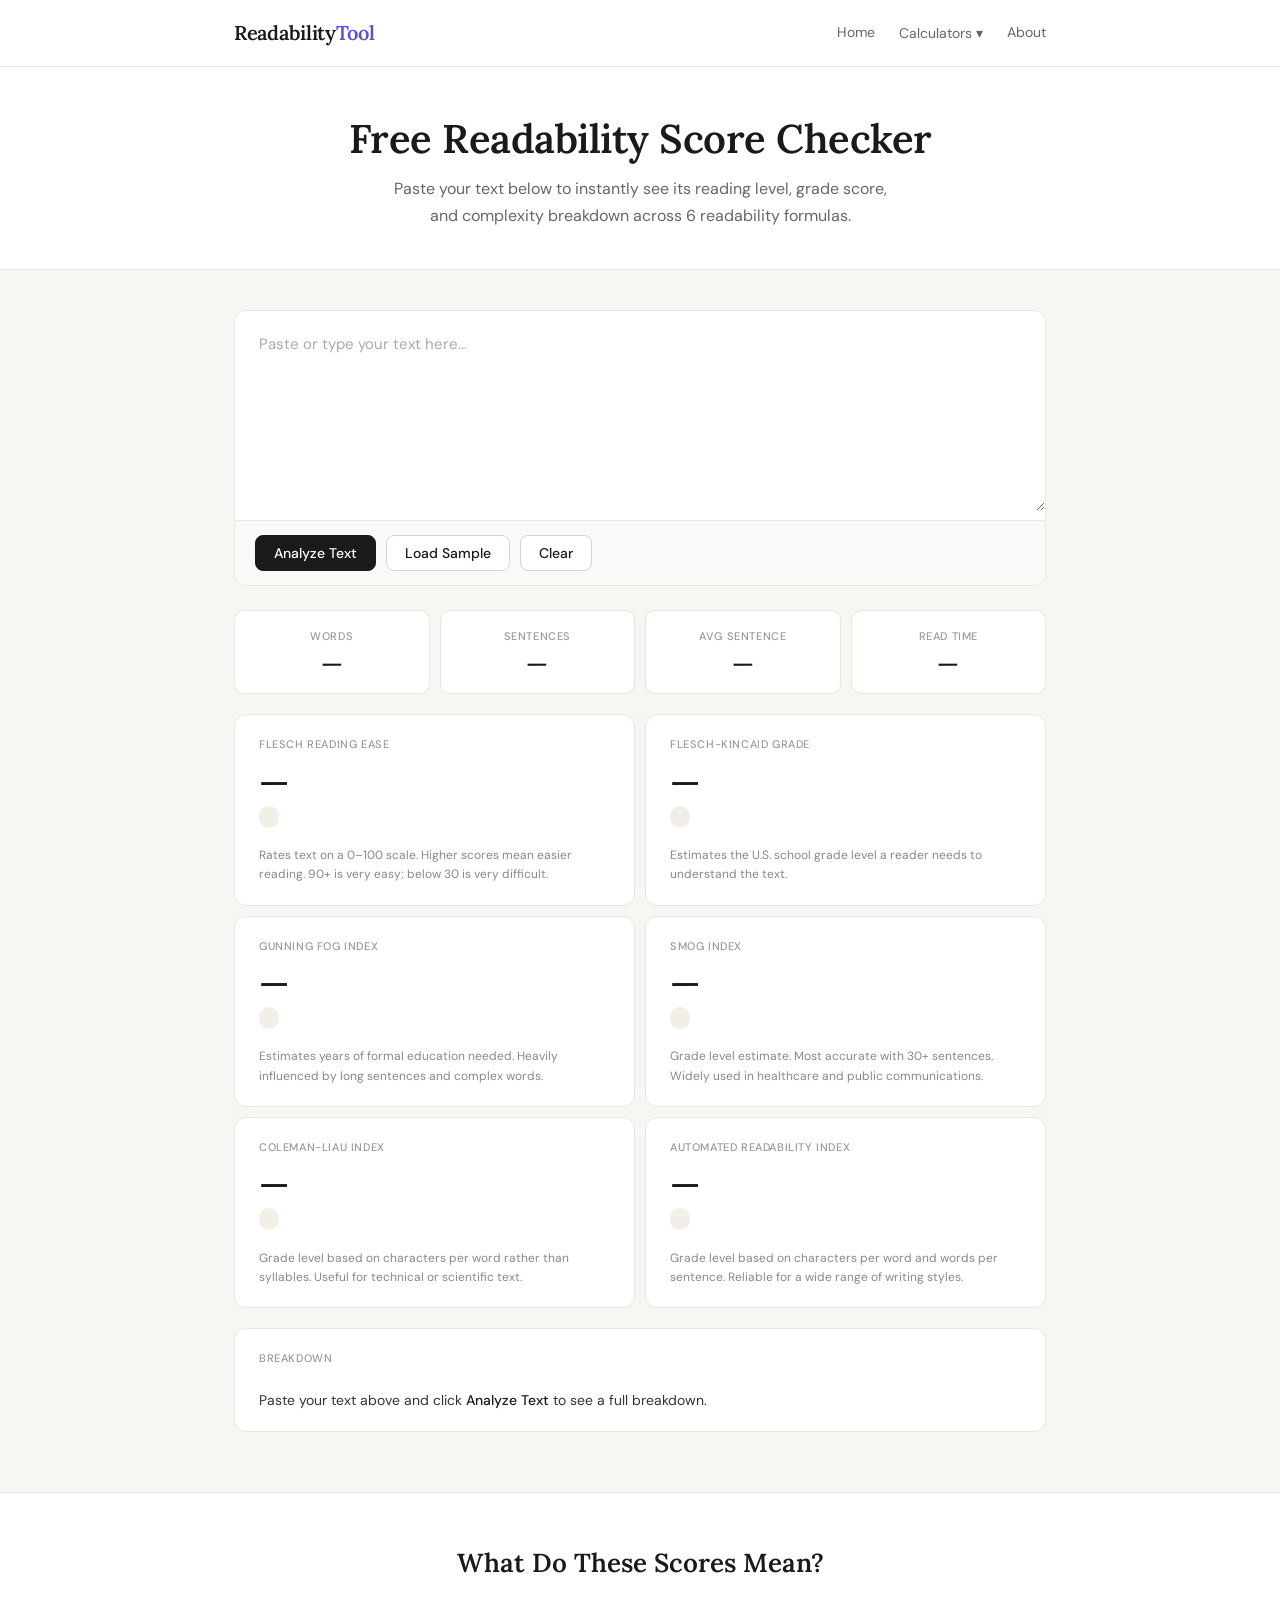
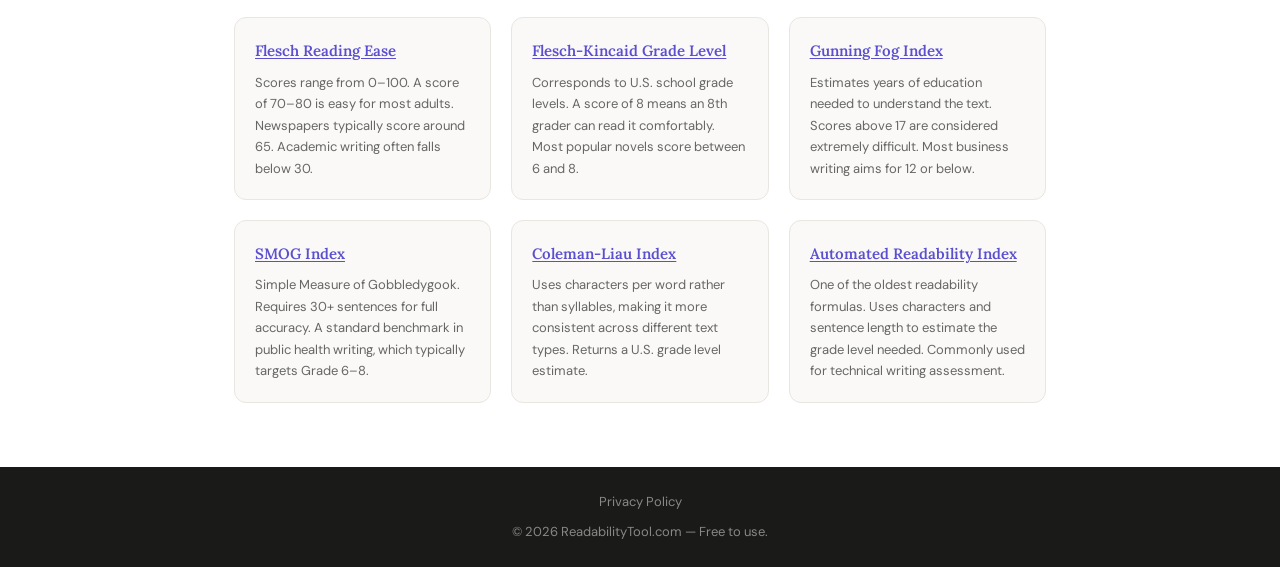
<file: index.html>
<!DOCTYPE html>
<html lang="en">
<head>
  <meta charset="UTF-8" />
  <meta name="viewport" content="width=device-width, initial-scale=1.0" />
  <meta name="google-site-verification" content="JOtiElPNtbYOjDzc3Flnkqo77JmU9DYBI-aeKRqsN7s" />
  <title>Readability Checker — Free Online Readability Score Tool | ReadabilityTool</title>
  <meta name="description" content="Free readability checker tool. Instantly calculate Flesch Reading Ease, Flesch-Kincaid Grade Level, Gunning Fog, SMOG, Coleman-Liau, and ARI scores for any text." />
  <link rel="stylesheet" href="style.css" />
  <link href="https://fonts.googleapis.com/css2?family=Lora:wght@400;500;600&family=DM+Sans:opsz,wght@9..40,400;9..40,500&display=swap" rel="stylesheet" />
</head>
<body>

  <header class="site-header">
    <div class="container">
      <a href="/" class="logo">Readability<span>Tool</span></a>
      <nav>
        <a href="/">Home</a>
        <div class="nav-dropdown">
          <button class="nav-dropdown-btn">Calculators ▾</button>
          <div class="nav-dropdown-menu">
            <a href="/flesch-reading-ease/">Flesch Reading Ease</a>
            <a href="/flesch-kincaid-calculator/">Flesch-Kincaid Grade Level</a>
            <a href="/gunning-fog-index-calculator/">Gunning Fog Index</a>
            <a href="/smog-index-calculator/">SMOG Index</a>
            <a href="/coleman-liau-index/">Coleman-Liau Index</a>
            <a href="/automated-readability-index/">Automated Readability Index</a>
            <div class="nav-dropdown-divider"></div>
            <a href="/seo/">For SEO Writers</a>
            <a href="/students/">For Students</a>
            <a href="/healthcare/">For Healthcare</a>
          </div>
        </div>
        <a href="/about/">About</a>
      </nav>
    </div>
  </header>

  <main>
    <section class="hero">
      <div class="container">
        <h1>Free Readability Score Checker</h1>
        <p class="subtitle">Paste your text below to instantly see its reading level, grade score, and complexity breakdown across 6 readability formulas.</p>
      </div>
    </section>

    <section class="tool-section">
      <div class="container">

        <div class="editor-wrap">
          <textarea id="text-input" placeholder="Paste or type your text here..."></textarea>
          <div class="toolbar">
            <button class="btn btn-primary" onclick="analyze()">Analyze Text</button>
            <button class="btn" onclick="loadSample()">Load Sample</button>
            <button class="btn" onclick="clearAll()">Clear</button>
          </div>
        </div>

        <div id="results">
          <div class="stats-row">
            <div class="stat-card"><div class="stat-label">Words</div><div class="stat-value" id="stat-words">—</div></div>
            <div class="stat-card"><div class="stat-label">Sentences</div><div class="stat-value" id="stat-sentences">—</div></div>
            <div class="stat-card"><div class="stat-label">Avg Sentence</div><div class="stat-value" id="stat-avg">—</div></div>
            <div class="stat-card"><div class="stat-label">Read Time</div><div class="stat-value" id="stat-time">—</div></div>
          </div>

          <div class="scores-grid">
            <div class="score-card">
              <div class="score-name">Flesch Reading Ease</div>
              <div class="score-value" id="val-fre">—</div>
              <div class="score-label" id="label-fre"></div>
              <div class="score-desc">Rates text on a 0–100 scale. Higher scores mean easier reading. 90+ is very easy; below 30 is very difficult.</div>
            </div>
            <div class="score-card">
              <div class="score-name">Flesch-Kincaid Grade</div>
              <div class="score-value" id="val-fkg">—</div>
              <div class="score-label" id="label-fkg"></div>
              <div class="score-desc">Estimates the U.S. school grade level a reader needs to understand the text.</div>
            </div>
            <div class="score-card">
              <div class="score-name">Gunning Fog Index</div>
              <div class="score-value" id="val-gfi">—</div>
              <div class="score-label" id="label-gfi"></div>
              <div class="score-desc">Estimates years of formal education needed. Heavily influenced by long sentences and complex words.</div>
            </div>
            <div class="score-card">
              <div class="score-name">SMOG Index</div>
              <div class="score-value" id="val-smog">—</div>
              <div class="score-label" id="label-smog"></div>
              <div class="score-desc">Grade level estimate. Most accurate with 30+ sentences. Widely used in healthcare and public communications.</div>
            </div>
            <div class="score-card">
              <div class="score-name">Coleman-Liau Index</div>
              <div class="score-value" id="val-cli">—</div>
              <div class="score-label" id="label-cli"></div>
              <div class="score-desc">Grade level based on characters per word rather than syllables. Useful for technical or scientific text.</div>
            </div>
            <div class="score-card">
              <div class="score-name">Automated Readability Index</div>
              <div class="score-value" id="val-ari">—</div>
              <div class="score-label" id="label-ari"></div>
              <div class="score-desc">Grade level based on characters per word and words per sentence. Reliable for a wide range of writing styles.</div>
            </div>
          </div>

          <div class="suggestions">
            <h3>Breakdown</h3>
            <div id="suggestions-list">
              <div class="suggestion-item">
                <span>Paste your text above and click <strong>Analyze Text</strong> to see a full breakdown.</span>
              </div>
            </div>
          </div>
        </div>

      </div>
    </section>

    <section class="explainer">
      <div class="container">
        <h2>What Do These Scores Mean?</h2>
        <div class="explainer-grid">
          <div class="explainer-card">
            <h3><a href="/flesch-reading-ease/">Flesch Reading Ease</a></h3>
            <p>Scores range from 0–100. A score of 70–80 is easy for most adults. Newspapers typically score around 65. Academic writing often falls below 30.</p>
          </div>
          <div class="explainer-card">
            <h3><a href="/flesch-kincaid-calculator/">Flesch-Kincaid Grade Level</a></h3>
            <p>Corresponds to U.S. school grade levels. A score of 8 means an 8th grader can read it comfortably. Most popular novels score between 6 and 8.</p>
          </div>
          <div class="explainer-card">
            <h3><a href="/gunning-fog-index-calculator/">Gunning Fog Index</a></h3>
            <p>Estimates years of education needed to understand the text. Scores above 17 are considered extremely difficult. Most business writing aims for 12 or below.</p>
          </div>
          <div class="explainer-card">
            <h3><a href="/smog-index-calculator/">SMOG Index</a></h3>
            <p>Simple Measure of Gobbledygook. Requires 30+ sentences for full accuracy. A standard benchmark in public health writing, which typically targets Grade 6–8.</p>
          </div>
          <div class="explainer-card">
            <h3><a href="/coleman-liau-index/">Coleman-Liau Index</a></h3>
            <p>Uses characters per word rather than syllables, making it more consistent across different text types. Returns a U.S. grade level estimate.</p>
          </div>
          <div class="explainer-card">
            <h3><a href="/automated-readability-index/">Automated Readability Index</a></h3>
            <p>One of the oldest readability formulas. Uses characters and sentence length to estimate the grade level needed. Commonly used for technical writing assessment.</p>
          </div>
        </div>
      </div>
    </section>
  </main>

  <footer class="site-footer">
    <div class="container">
      <div class="footer-links">
        <a href="/privacy/">Privacy Policy</a>
      </div>
      <p>&copy; 2026 ReadabilityTool.com — Free to use.</p>
    </div>
  </footer>

  <script src="script.js"></script>
</body>
</html>
</file>
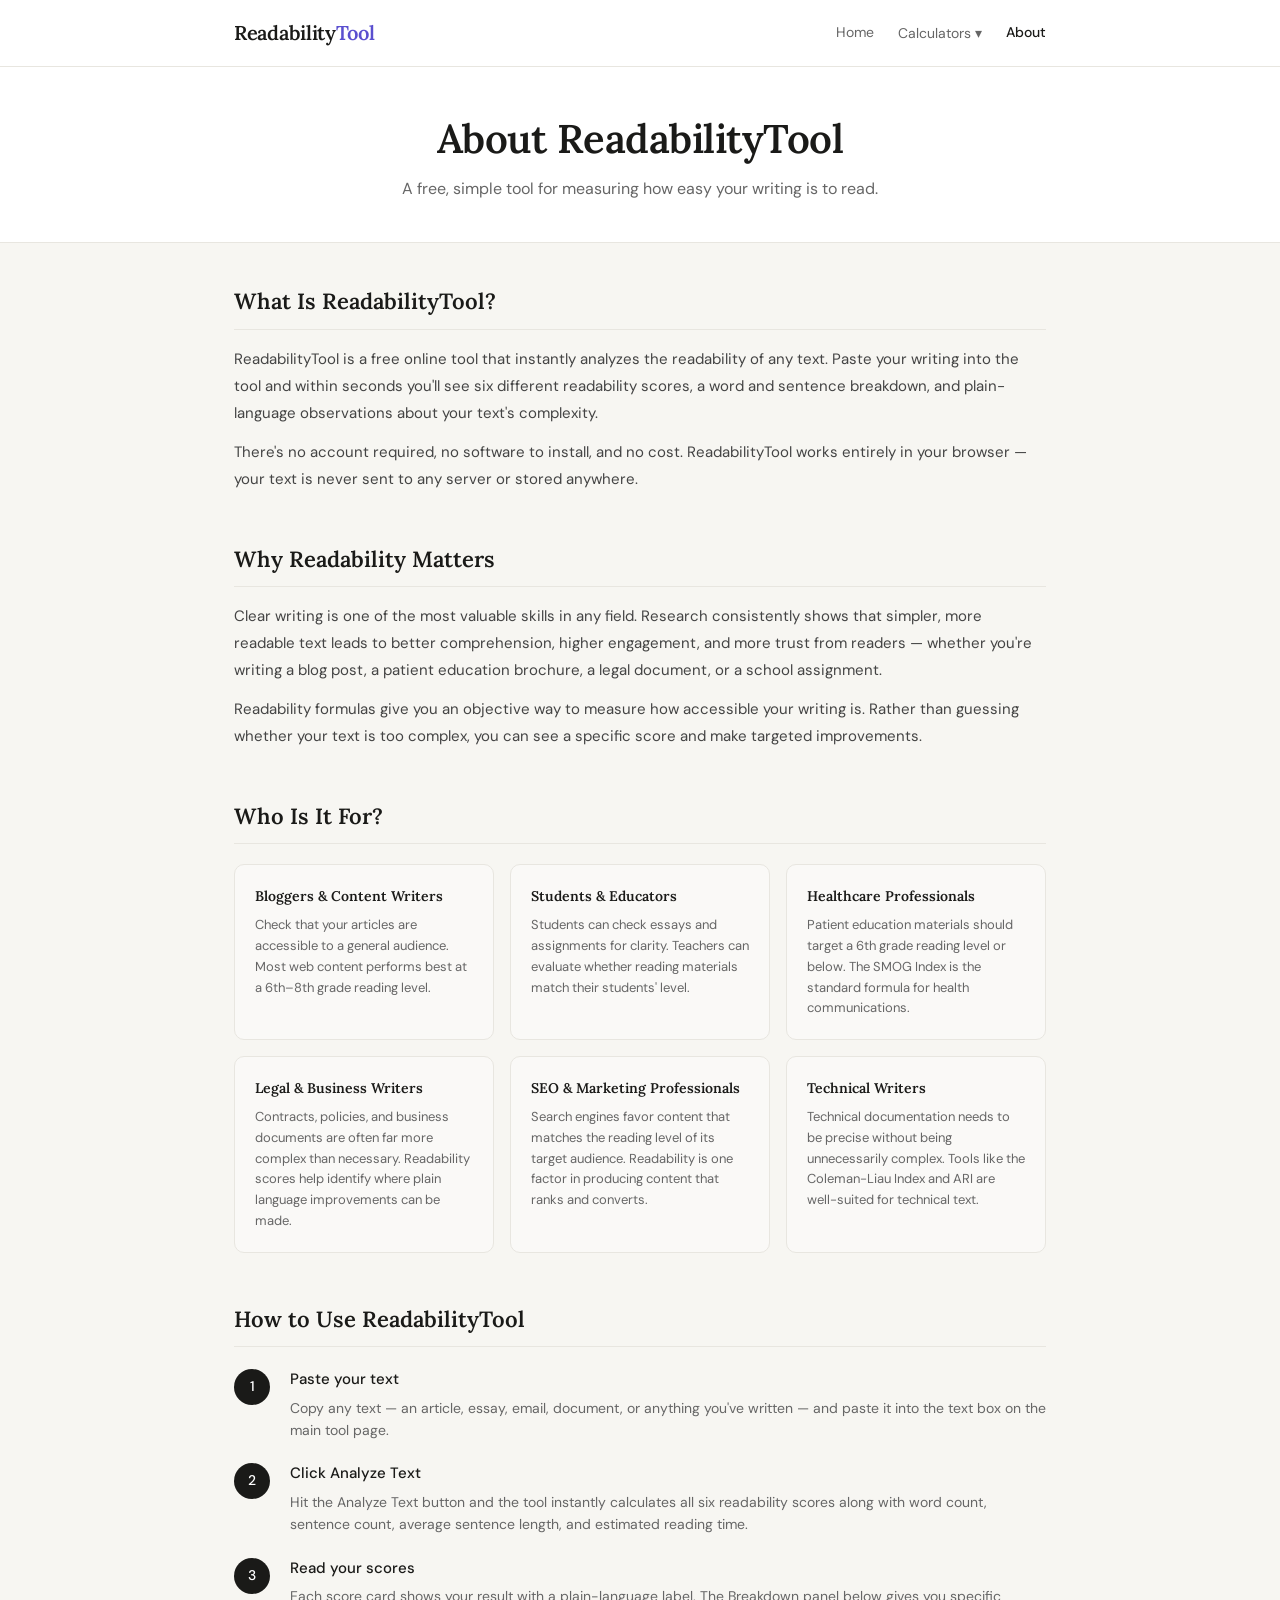
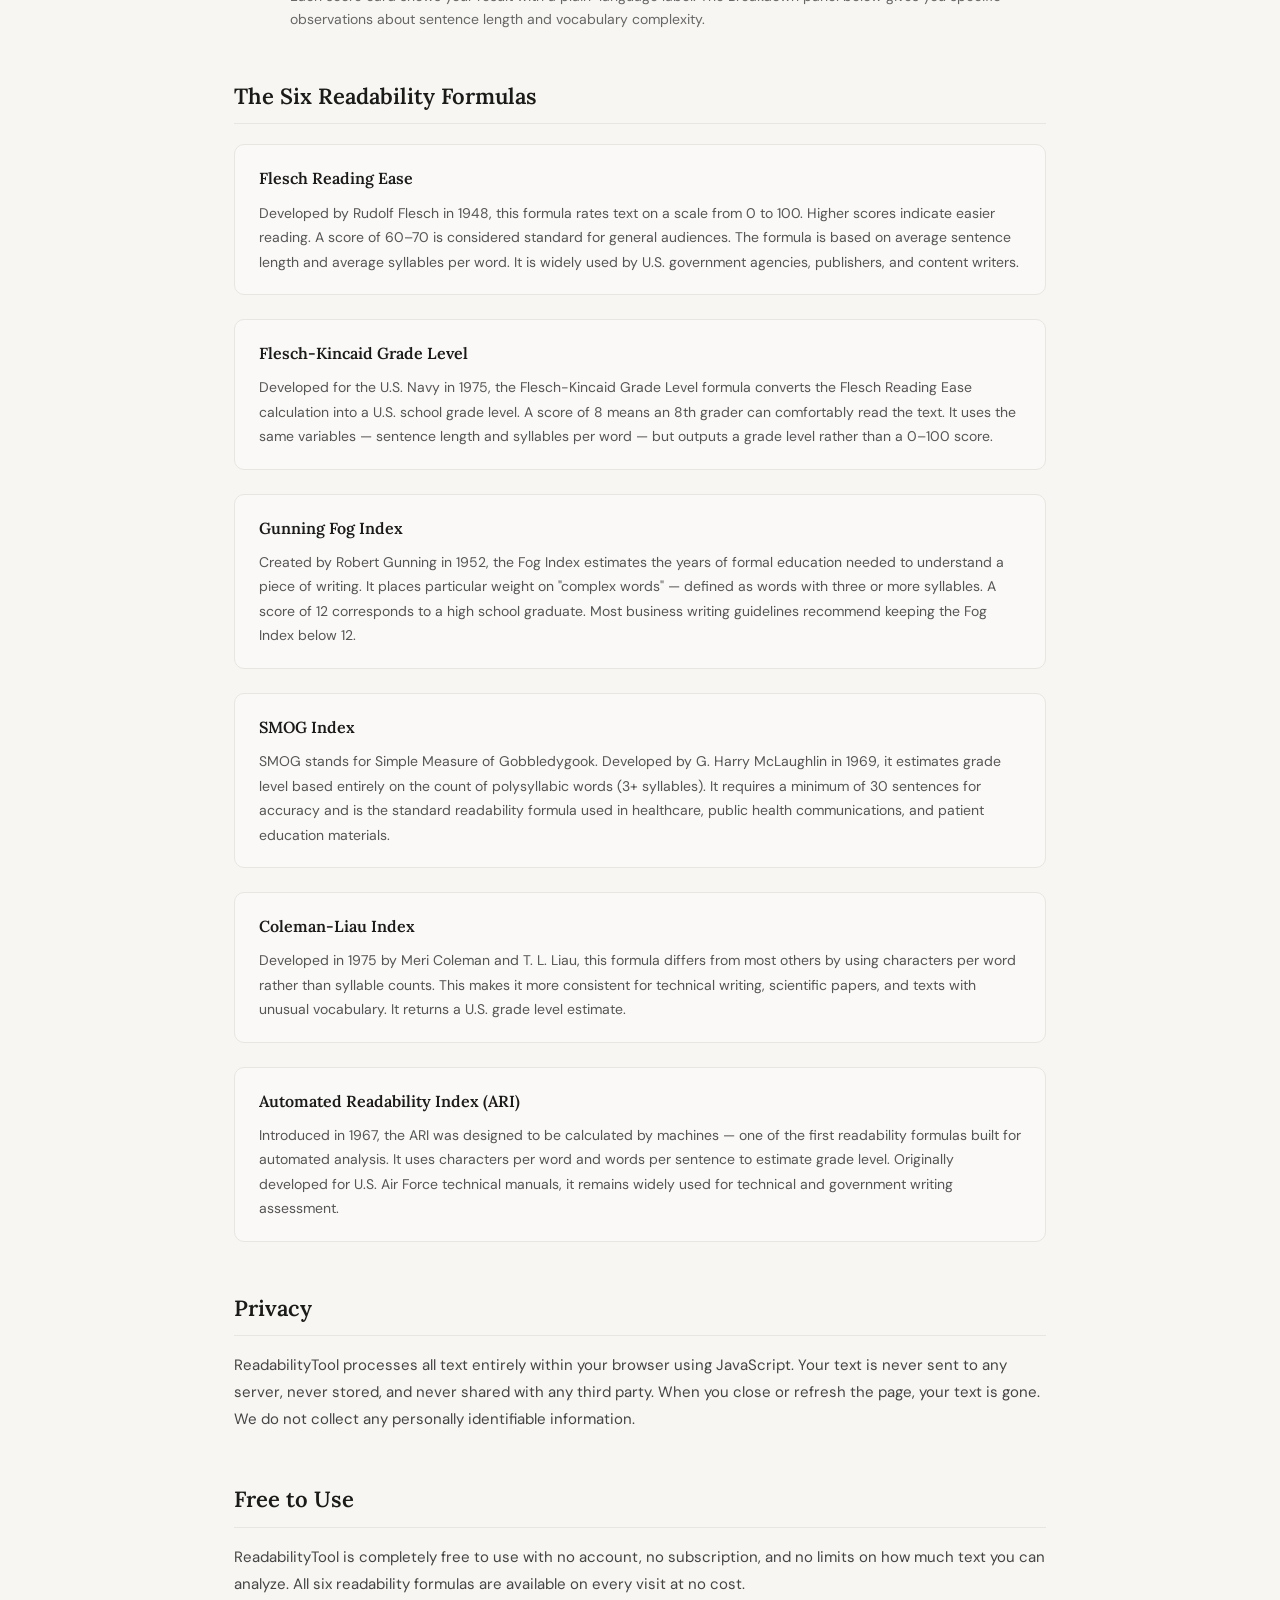
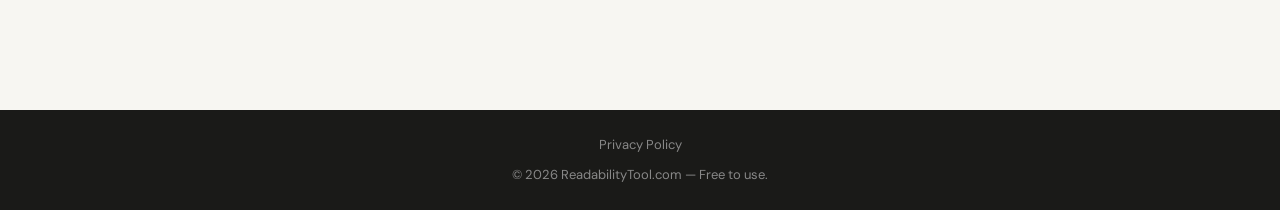
<file: about/index.html>
<!DOCTYPE html>
<html lang="en">
<head>
  <meta charset="UTF-8" />
  <meta name="viewport" content="width=device-width, initial-scale=1.0" />
  <title>About — ReadabilityTool</title>
  <meta name="description" content="Learn about ReadabilityTool — a free online readability checker that calculates Flesch, Flesch-Kincaid, Gunning Fog, SMOG, Coleman-Liau, and ARI scores. Free to use, no account required." />
  <link rel="stylesheet" href="../style.css" />
  <link href="https://fonts.googleapis.com/css2?family=Lora:wght@400;500;600&family=DM+Sans:opsz,wght@9..40,400;9..40,500&display=swap" rel="stylesheet" />
</head>
<body>

  <header class="site-header">
    <div class="container">
      <a href="/" class="logo">Readability<span>Tool</span></a>
      <nav>
        <a href="/">Home</a>
        <div class="nav-dropdown">
          <button class="nav-dropdown-btn">Calculators ▾</button>
          <div class="nav-dropdown-menu">
            <a href="/flesch-reading-ease/">Flesch Reading Ease</a>
            <a href="/flesch-kincaid-calculator/">Flesch-Kincaid Grade Level</a>
            <a href="/gunning-fog-index-calculator/">Gunning Fog Index</a>
            <a href="/smog-index-calculator/">SMOG Index</a>
            <a href="/coleman-liau-index/">Coleman-Liau Index</a>
            <a href="/automated-readability-index/">Automated Readability Index</a>
            <div class="nav-dropdown-divider"></div>
            <a href="/seo/">For SEO Writers</a>
            <a href="/students/">For Students</a>
            <a href="/healthcare/">For Healthcare</a>
          </div>
        </div>
        <a href="/about/" class="active">About</a>
      </nav>
    </div>
  </header>

  <main>
    <section class="hero">
      <div class="container">
        <h1>About ReadabilityTool</h1>
        <p class="subtitle">A free, simple tool for measuring how easy your writing is to read.</p>
      </div>
    </section>

    <section class="about-section">
      <div class="container">

        <div class="about-block">
          <h2>What Is ReadabilityTool?</h2>
          <p>ReadabilityTool is a free online tool that instantly analyzes the readability of any text. Paste your writing into the tool and within seconds you'll see six different readability scores, a word and sentence breakdown, and plain-language observations about your text's complexity.</p>
          <p>There's no account required, no software to install, and no cost. ReadabilityTool works entirely in your browser — your text is never sent to any server or stored anywhere.</p>
        </div>

        <div class="about-block">
          <h2>Why Readability Matters</h2>
          <p>Clear writing is one of the most valuable skills in any field. Research consistently shows that simpler, more readable text leads to better comprehension, higher engagement, and more trust from readers — whether you're writing a blog post, a patient education brochure, a legal document, or a school assignment.</p>
          <p>Readability formulas give you an objective way to measure how accessible your writing is. Rather than guessing whether your text is too complex, you can see a specific score and make targeted improvements.</p>
        </div>

        <div class="about-block">
          <h2>Who Is It For?</h2>
          <div class="about-grid">
            <div class="about-card">
              <h3>Bloggers & Content Writers</h3>
              <p>Check that your articles are accessible to a general audience. Most web content performs best at a 6th–8th grade reading level.</p>
            </div>
            <div class="about-card">
              <h3>Students & Educators</h3>
              <p>Students can check essays and assignments for clarity. Teachers can evaluate whether reading materials match their students' level.</p>
            </div>
            <div class="about-card">
              <h3>Healthcare Professionals</h3>
              <p>Patient education materials should target a 6th grade reading level or below. The SMOG Index is the standard formula for health communications.</p>
            </div>
            <div class="about-card">
              <h3>Legal & Business Writers</h3>
              <p>Contracts, policies, and business documents are often far more complex than necessary. Readability scores help identify where plain language improvements can be made.</p>
            </div>
            <div class="about-card">
              <h3>SEO & Marketing Professionals</h3>
              <p>Search engines favor content that matches the reading level of its target audience. Readability is one factor in producing content that ranks and converts.</p>
            </div>
            <div class="about-card">
              <h3>Technical Writers</h3>
              <p>Technical documentation needs to be precise without being unnecessarily complex. Tools like the Coleman-Liau Index and ARI are well-suited for technical text.</p>
            </div>
          </div>
        </div>

        <div class="about-block">
          <h2>How to Use ReadabilityTool</h2>
          <div class="steps">
            <div class="step">
              <div class="step-number">1</div>
              <div class="step-text">
                <strong>Paste your text</strong>
                <p>Copy any text — an article, essay, email, document, or anything you've written — and paste it into the text box on the main tool page.</p>
              </div>
            </div>
            <div class="step">
              <div class="step-number">2</div>
              <div class="step-text">
                <strong>Click Analyze Text</strong>
                <p>Hit the Analyze Text button and the tool instantly calculates all six readability scores along with word count, sentence count, average sentence length, and estimated reading time.</p>
              </div>
            </div>
            <div class="step">
              <div class="step-number">3</div>
              <div class="step-text">
                <strong>Read your scores</strong>
                <p>Each score card shows your result with a plain-language label. The Breakdown panel below gives you specific observations about sentence length and vocabulary complexity.</p>
              </div>
            </div>
          </div>
        </div>

        <div class="about-block">
          <h2>The Six Readability Formulas</h2>

          <div class="formula-list">
            <div class="formula-item">
              <h3><a href="/flesch-reading-ease/">Flesch Reading Ease</a></h3>
              <p>Developed by Rudolf Flesch in 1948, this formula rates text on a scale from 0 to 100. Higher scores indicate easier reading. A score of 60–70 is considered standard for general audiences. The formula is based on average sentence length and average syllables per word. It is widely used by U.S. government agencies, publishers, and content writers.</p>
            </div>
            <div class="formula-item">
              <h3><a href="/flesch-kincaid-calculator/">Flesch-Kincaid Grade Level</a></h3>
              <p>Developed for the U.S. Navy in 1975, the Flesch-Kincaid Grade Level formula converts the Flesch Reading Ease calculation into a U.S. school grade level. A score of 8 means an 8th grader can comfortably read the text. It uses the same variables — sentence length and syllables per word — but outputs a grade level rather than a 0–100 score.</p>
            </div>
            <div class="formula-item">
              <h3><a href="/gunning-fog-index-calculator/">Gunning Fog Index</a></h3>
              <p>Created by Robert Gunning in 1952, the Fog Index estimates the years of formal education needed to understand a piece of writing. It places particular weight on "complex words" — defined as words with three or more syllables. A score of 12 corresponds to a high school graduate. Most business writing guidelines recommend keeping the Fog Index below 12.</p>
            </div>
            <div class="formula-item">
              <h3><a href="/smog-index-calculator/">SMOG Index</a></h3>
              <p>SMOG stands for Simple Measure of Gobbledygook. Developed by G. Harry McLaughlin in 1969, it estimates grade level based entirely on the count of polysyllabic words (3+ syllables). It requires a minimum of 30 sentences for accuracy and is the standard readability formula used in healthcare, public health communications, and patient education materials.</p>
            </div>
            <div class="formula-item">
              <h3><a href="/coleman-liau-index/">Coleman-Liau Index</a></h3>
              <p>Developed in 1975 by Meri Coleman and T. L. Liau, this formula differs from most others by using characters per word rather than syllable counts. This makes it more consistent for technical writing, scientific papers, and texts with unusual vocabulary. It returns a U.S. grade level estimate.</p>
            </div>
            <div class="formula-item">
              <h3><a href="/automated-readability-index/">Automated Readability Index (ARI)</a></h3>
              <p>Introduced in 1967, the ARI was designed to be calculated by machines — one of the first readability formulas built for automated analysis. It uses characters per word and words per sentence to estimate grade level. Originally developed for U.S. Air Force technical manuals, it remains widely used for technical and government writing assessment.</p>
            </div>
          </div>
        </div>

        <div class="about-block">
          <h2>Privacy</h2>
          <p>ReadabilityTool processes all text entirely within your browser using JavaScript. Your text is never sent to any server, never stored, and never shared with any third party. When you close or refresh the page, your text is gone. We do not collect any personally identifiable information.</p>
        </div>

        <div class="about-block">
          <h2>Free to Use</h2>
          <p>ReadabilityTool is completely free to use with no account, no subscription, and no limits on how much text you can analyze. All six readability formulas are available on every visit at no cost.</p>
        </div>

      </div>
    </section>
  </main>

  <footer class="site-footer">
    <div class="container">
      <div class="footer-links">
        <a href="/privacy/">Privacy Policy</a>
      </div>
      <p>&copy; 2026 ReadabilityTool.com — Free to use.</p>
    </div>
  </footer>

  <script src="../script.js"></script>
</body>
</html>
</file>
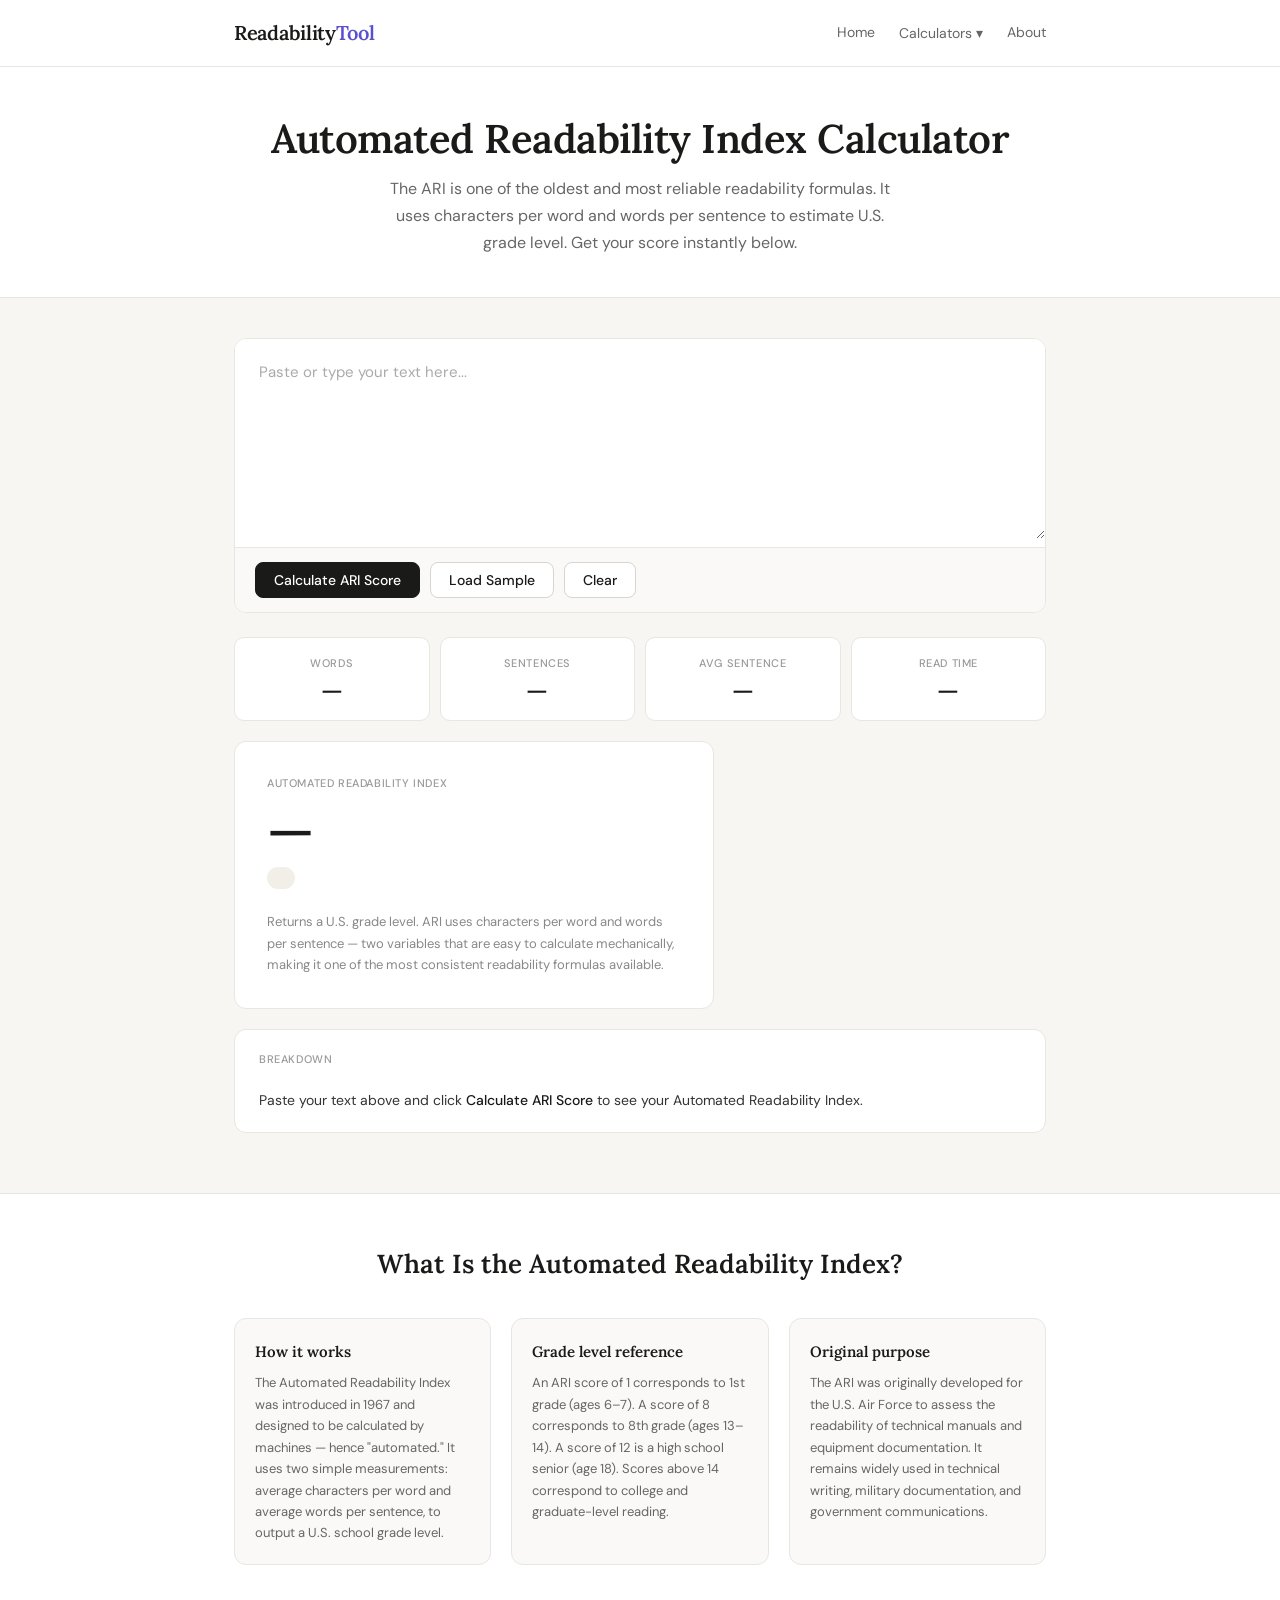
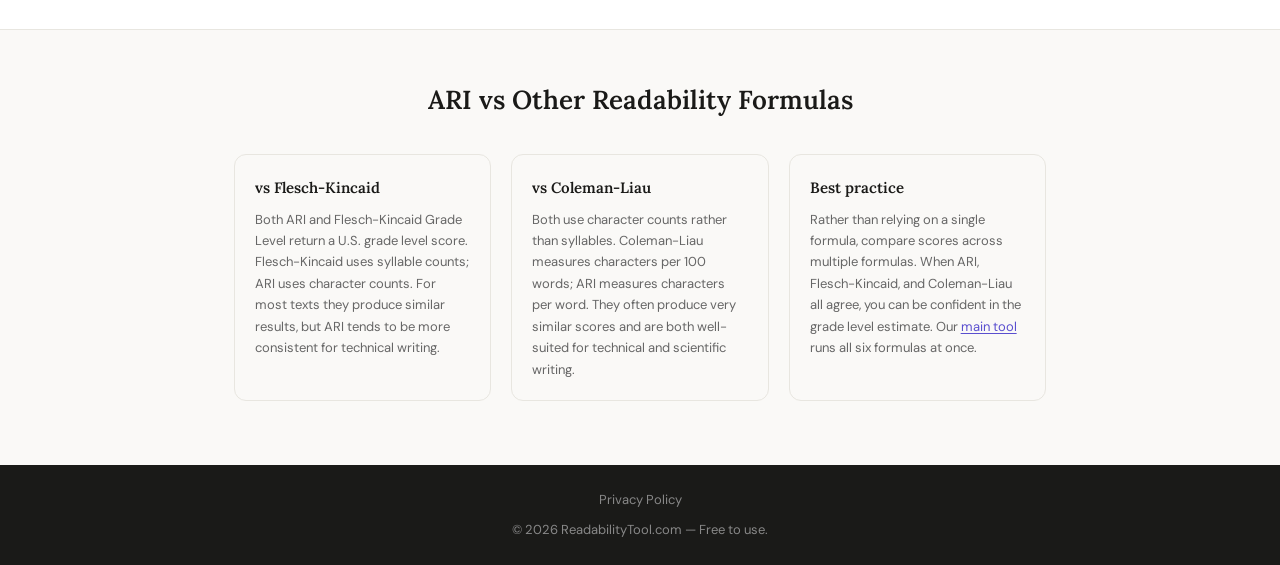
<file: automated-readability-index/index.html>
<!DOCTYPE html>
<html lang="en">
<head>
  <meta charset="UTF-8" />
  <meta name="viewport" content="width=device-width, initial-scale=1.0" />
  <title>Automated Readability Index Calculator — Free Online Tool | ReadabilityTool</title>
  <meta name="description" content="Free Automated Readability Index (ARI) calculator. One of the oldest readability formulas, ARI uses characters and sentence length to estimate U.S. grade level. Get your score instantly." />
  <link rel="stylesheet" href="../style.css" />
  <link href="https://fonts.googleapis.com/css2?family=Lora:wght@400;500;600&family=DM+Sans:opsz,wght@9..40,400;9..40,500&display=swap" rel="stylesheet" />
</head>
<body>

  <header class="site-header">
    <div class="container">
      <a href="/" class="logo">Readability<span>Tool</span></a>
            <nav>
        <a href="/">Home</a>
        <div class="nav-dropdown">
          <button class="nav-dropdown-btn">Calculators ▾</button>
          <div class="nav-dropdown-menu">
            <a href="/flesch-reading-ease/">Flesch Reading Ease</a>
            <a href="/flesch-kincaid-calculator/">Flesch-Kincaid Grade Level</a>
            <a href="/gunning-fog-index-calculator/">Gunning Fog Index</a>
            <a href="/smog-index-calculator/">SMOG Index</a>
            <a href="/coleman-liau-index/">Coleman-Liau Index</a>
            <a href="/automated-readability-index/">Automated Readability Index</a>
            <div class="nav-dropdown-divider"></div>
            <a href="/seo/">For SEO Writers</a>
            <a href="/students/">For Students</a>
            <a href="/healthcare/">For Healthcare</a>
          </div>
        </div>
        <a href="/about/">About</a>
      </nav>
    </div>
  </header>

  <main>
    <section class="hero">
      <div class="container">
        <h1>Automated Readability Index Calculator</h1>
        <p class="subtitle">The ARI is one of the oldest and most reliable readability formulas. It uses characters per word and words per sentence to estimate U.S. grade level. Get your score instantly below.</p>
      </div>
    </section>

    <section class="tool-section">
      <div class="container">

        <div class="editor-wrap">
          <textarea id="text-input" placeholder="Paste or type your text here..."></textarea>
          <div class="toolbar">
            <button class="btn btn-primary" onclick="analyze()">Calculate ARI Score</button>
            <button class="btn" onclick="loadSample()">Load Sample</button>
            <button class="btn" onclick="clearAll()">Clear</button>
          </div>
        </div>

        <div id="results">
          <div class="stats-row">
            <div class="stat-card"><div class="stat-label">Words</div><div class="stat-value" id="stat-words">—</div></div>
            <div class="stat-card"><div class="stat-label">Sentences</div><div class="stat-value" id="stat-sentences">—</div></div>
            <div class="stat-card"><div class="stat-label">Avg Sentence</div><div class="stat-value" id="stat-avg">—</div></div>
            <div class="stat-card"><div class="stat-label">Read Time</div><div class="stat-value" id="stat-time">—</div></div>
          </div>

          <div class="scores-grid single">
            <div class="score-card featured">
              <div class="score-name">Automated Readability Index</div>
              <div class="score-value" id="val-ari">—</div>
              <div class="score-label" id="label-ari"></div>
              <div class="score-desc">Returns a U.S. grade level. ARI uses characters per word and words per sentence — two variables that are easy to calculate mechanically, making it one of the most consistent readability formulas available.</div>
            </div>
          </div>

          <div class="suggestions">
            <h3>Breakdown</h3>
            <div id="suggestions-list">
              <div class="suggestion-item">
                <span>Paste your text above and click <strong>Calculate ARI Score</strong> to see your Automated Readability Index.</span>
              </div>
            </div>
          </div>
        </div>

      </div>
    </section>

    <section class="explainer">
      <div class="container">
        <h2>What Is the Automated Readability Index?</h2>
        <div class="explainer-grid">
          <div class="explainer-card">
            <h3>How it works</h3>
            <p>The Automated Readability Index was introduced in 1967 and designed to be calculated by machines — hence "automated." It uses two simple measurements: average characters per word and average words per sentence, to output a U.S. school grade level.</p>
          </div>
          <div class="explainer-card">
            <h3>Grade level reference</h3>
            <p>An ARI score of 1 corresponds to 1st grade (ages 6–7). A score of 8 corresponds to 8th grade (ages 13–14). A score of 12 is a high school senior (age 18). Scores above 14 correspond to college and graduate-level reading.</p>
          </div>
          <div class="explainer-card">
            <h3>Original purpose</h3>
            <p>The ARI was originally developed for the U.S. Air Force to assess the readability of technical manuals and equipment documentation. It remains widely used in technical writing, military documentation, and government communications.</p>
          </div>
        </div>
      </div>
    </section>

    <section class="explainer" style="background:#faf9f7; border-top: 1px solid #e8e6e0;">
      <div class="container">
        <h2>ARI vs Other Readability Formulas</h2>
        <div class="explainer-grid">
          <div class="explainer-card">
            <h3>vs Flesch-Kincaid</h3>
            <p>Both ARI and Flesch-Kincaid Grade Level return a U.S. grade level score. Flesch-Kincaid uses syllable counts; ARI uses character counts. For most texts they produce similar results, but ARI tends to be more consistent for technical writing.</p>
          </div>
          <div class="explainer-card">
            <h3>vs Coleman-Liau</h3>
            <p>Both use character counts rather than syllables. Coleman-Liau measures characters per 100 words; ARI measures characters per word. They often produce very similar scores and are both well-suited for technical and scientific writing.</p>
          </div>
          <div class="explainer-card">
            <h3>Best practice</h3>
            <p>Rather than relying on a single formula, compare scores across multiple formulas. When ARI, Flesch-Kincaid, and Coleman-Liau all agree, you can be confident in the grade level estimate. Our <a href="/">main tool</a> runs all six formulas at once.</p>
          </div>
        </div>
      </div>
    </section>

  </main>

  <footer class="site-footer">
    <div class="container">
      <div class="footer-links">
        <a href="/privacy/">Privacy Policy</a>
      </div>
      <p>&copy; 2026 ReadabilityTool.com — Free to use.</p>
    </div>
  </footer>

  <script src="../script.js"></script>
  <script>window.ACTIVE_SCORE = 'ari';</script>
</body>
</html>
</file>
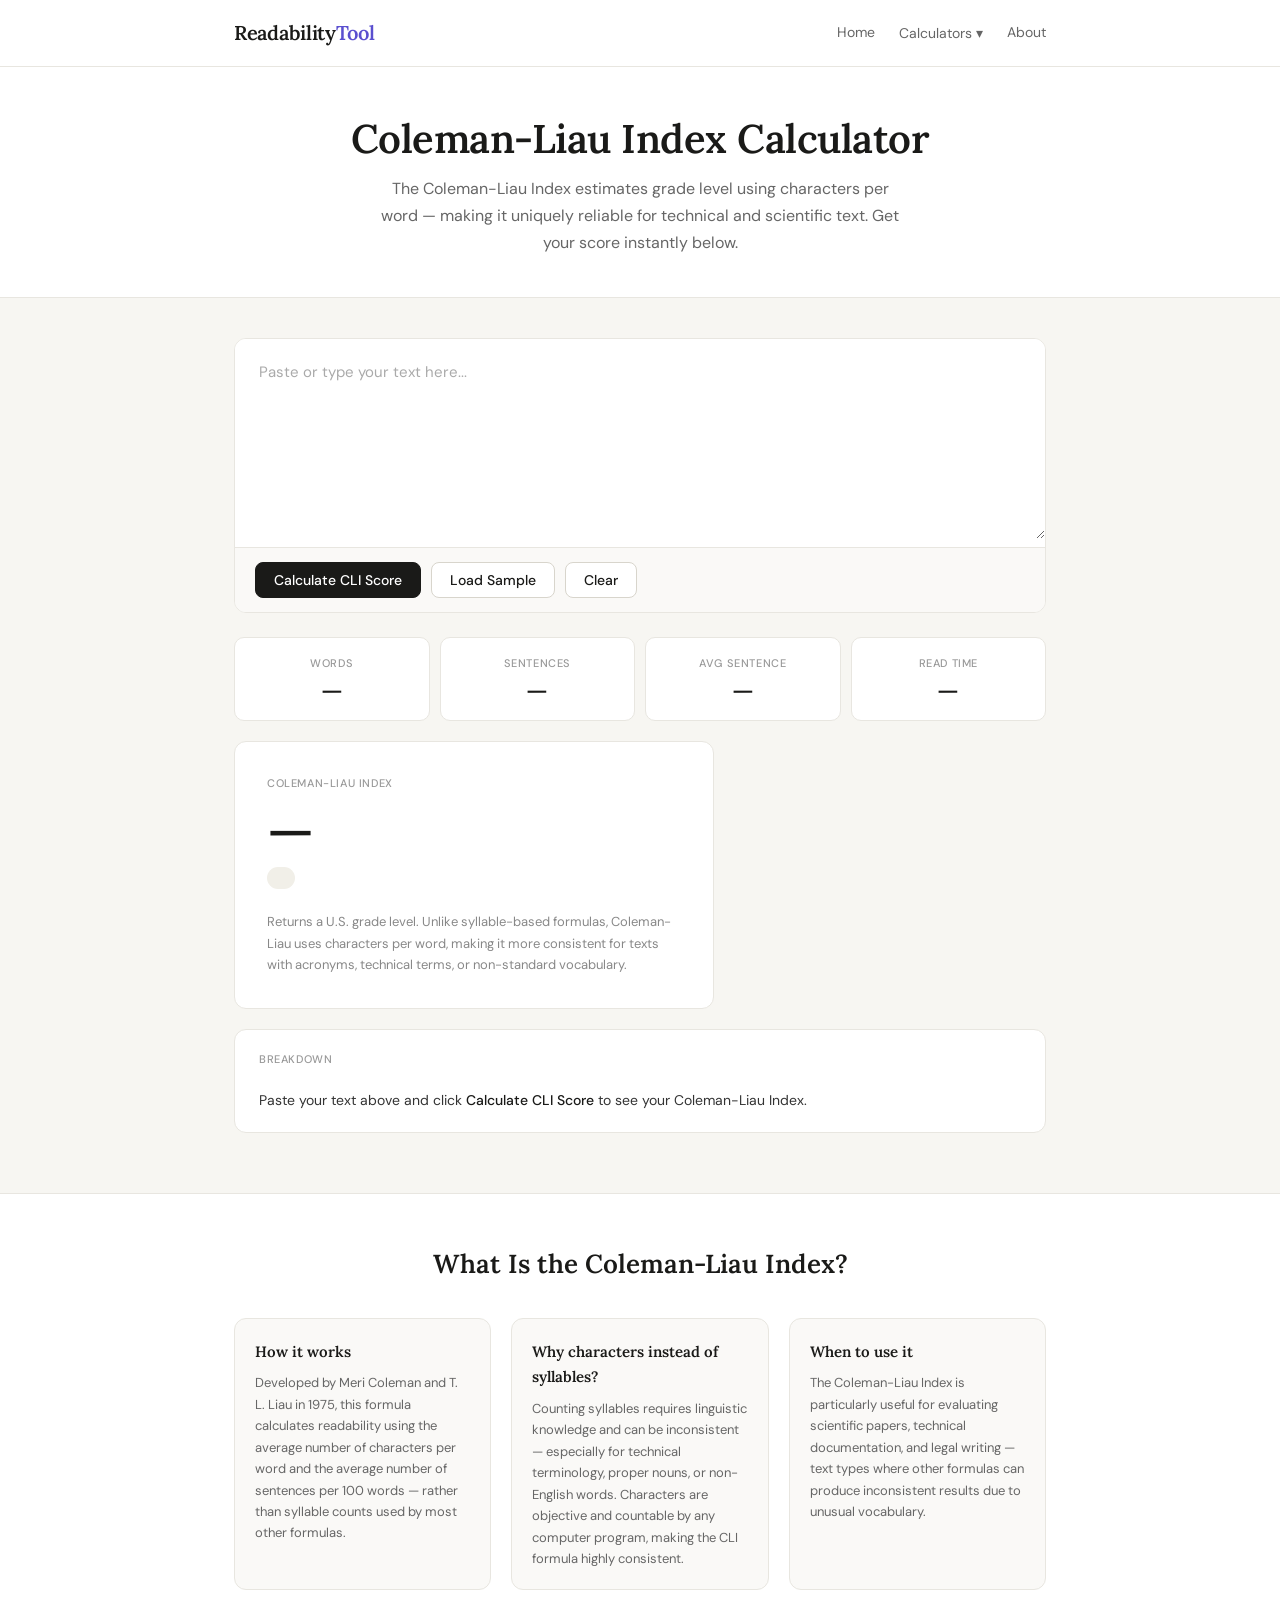
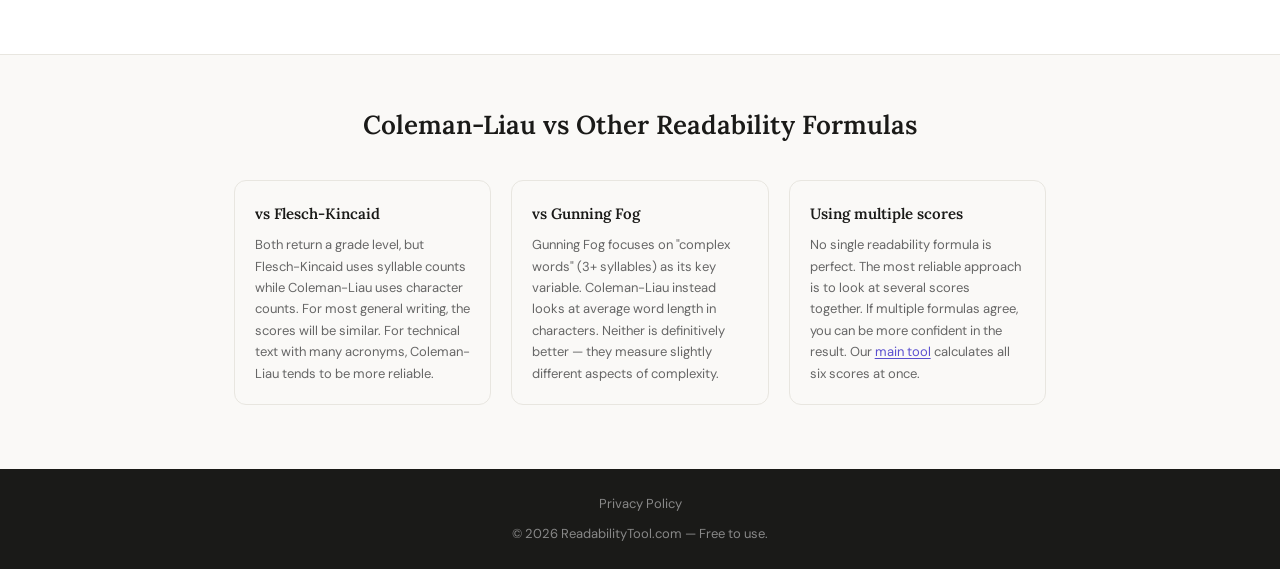
<file: coleman-liau-index/index.html>
<!DOCTYPE html>
<html lang="en">
<head>
  <meta charset="UTF-8" />
  <meta name="viewport" content="width=device-width, initial-scale=1.0" />
  <title>Coleman-Liau Index Calculator — Free Online Tool | ReadabilityTool</title>
  <meta name="description" content="Free Coleman-Liau Index calculator. Unlike other readability formulas, Coleman-Liau uses characters per word instead of syllables. Paste your text and get your grade level score instantly." />
  <link rel="stylesheet" href="../style.css" />
  <link href="https://fonts.googleapis.com/css2?family=Lora:wght@400;500;600&family=DM+Sans:opsz,wght@9..40,400;9..40,500&display=swap" rel="stylesheet" />
</head>
<body>

  <header class="site-header">
    <div class="container">
      <a href="/" class="logo">Readability<span>Tool</span></a>
            <nav>
        <a href="/">Home</a>
        <div class="nav-dropdown">
          <button class="nav-dropdown-btn">Calculators ▾</button>
          <div class="nav-dropdown-menu">
            <a href="/flesch-reading-ease/">Flesch Reading Ease</a>
            <a href="/flesch-kincaid-calculator/">Flesch-Kincaid Grade Level</a>
            <a href="/gunning-fog-index-calculator/">Gunning Fog Index</a>
            <a href="/smog-index-calculator/">SMOG Index</a>
            <a href="/coleman-liau-index/">Coleman-Liau Index</a>
            <a href="/automated-readability-index/">Automated Readability Index</a>
            <div class="nav-dropdown-divider"></div>
            <a href="/seo/">For SEO Writers</a>
            <a href="/students/">For Students</a>
            <a href="/healthcare/">For Healthcare</a>
          </div>
        </div>
        <a href="/about/">About</a>
      </nav>
    </div>
  </header>

  <main>
    <section class="hero">
      <div class="container">
        <h1>Coleman-Liau Index Calculator</h1>
        <p class="subtitle">The Coleman-Liau Index estimates grade level using characters per word — making it uniquely reliable for technical and scientific text. Get your score instantly below.</p>
      </div>
    </section>

    <section class="tool-section">
      <div class="container">

        <div class="editor-wrap">
          <textarea id="text-input" placeholder="Paste or type your text here..."></textarea>
          <div class="toolbar">
            <button class="btn btn-primary" onclick="analyze()">Calculate CLI Score</button>
            <button class="btn" onclick="loadSample()">Load Sample</button>
            <button class="btn" onclick="clearAll()">Clear</button>
          </div>
        </div>

        <div id="results">
          <div class="stats-row">
            <div class="stat-card"><div class="stat-label">Words</div><div class="stat-value" id="stat-words">—</div></div>
            <div class="stat-card"><div class="stat-label">Sentences</div><div class="stat-value" id="stat-sentences">—</div></div>
            <div class="stat-card"><div class="stat-label">Avg Sentence</div><div class="stat-value" id="stat-avg">—</div></div>
            <div class="stat-card"><div class="stat-label">Read Time</div><div class="stat-value" id="stat-time">—</div></div>
          </div>

          <div class="scores-grid single">
            <div class="score-card featured">
              <div class="score-name">Coleman-Liau Index</div>
              <div class="score-value" id="val-cli">—</div>
              <div class="score-label" id="label-cli"></div>
              <div class="score-desc">Returns a U.S. grade level. Unlike syllable-based formulas, Coleman-Liau uses characters per word, making it more consistent for texts with acronyms, technical terms, or non-standard vocabulary.</div>
            </div>
          </div>

          <div class="suggestions">
            <h3>Breakdown</h3>
            <div id="suggestions-list">
              <div class="suggestion-item">
                <span>Paste your text above and click <strong>Calculate CLI Score</strong> to see your Coleman-Liau Index.</span>
              </div>
            </div>
          </div>
        </div>

      </div>
    </section>

    <section class="explainer">
      <div class="container">
        <h2>What Is the Coleman-Liau Index?</h2>
        <div class="explainer-grid">
          <div class="explainer-card">
            <h3>How it works</h3>
            <p>Developed by Meri Coleman and T. L. Liau in 1975, this formula calculates readability using the average number of characters per word and the average number of sentences per 100 words — rather than syllable counts used by most other formulas.</p>
          </div>
          <div class="explainer-card">
            <h3>Why characters instead of syllables?</h3>
            <p>Counting syllables requires linguistic knowledge and can be inconsistent — especially for technical terminology, proper nouns, or non-English words. Characters are objective and countable by any computer program, making the CLI formula highly consistent.</p>
          </div>
          <div class="explainer-card">
            <h3>When to use it</h3>
            <p>The Coleman-Liau Index is particularly useful for evaluating scientific papers, technical documentation, and legal writing — text types where other formulas can produce inconsistent results due to unusual vocabulary.</p>
          </div>
        </div>
      </div>
    </section>

    <section class="explainer" style="background:#faf9f7; border-top: 1px solid #e8e6e0;">
      <div class="container">
        <h2>Coleman-Liau vs Other Readability Formulas</h2>
        <div class="explainer-grid">
          <div class="explainer-card">
            <h3>vs Flesch-Kincaid</h3>
            <p>Both return a grade level, but Flesch-Kincaid uses syllable counts while Coleman-Liau uses character counts. For most general writing, the scores will be similar. For technical text with many acronyms, Coleman-Liau tends to be more reliable.</p>
          </div>
          <div class="explainer-card">
            <h3>vs Gunning Fog</h3>
            <p>Gunning Fog focuses on "complex words" (3+ syllables) as its key variable. Coleman-Liau instead looks at average word length in characters. Neither is definitively better — they measure slightly different aspects of complexity.</p>
          </div>
          <div class="explainer-card">
            <h3>Using multiple scores</h3>
            <p>No single readability formula is perfect. The most reliable approach is to look at several scores together. If multiple formulas agree, you can be more confident in the result. Our <a href="/">main tool</a> calculates all six scores at once.</p>
          </div>
        </div>
      </div>
    </section>

  </main>

  <footer class="site-footer">
    <div class="container">
      <div class="footer-links">
        <a href="/privacy/">Privacy Policy</a>
      </div>
      <p>&copy; 2026 ReadabilityTool.com — Free to use.</p>
    </div>
  </footer>

  <script src="../script.js"></script>
  <script>window.ACTIVE_SCORE = 'cli';</script>
</body>
</html>
</file>
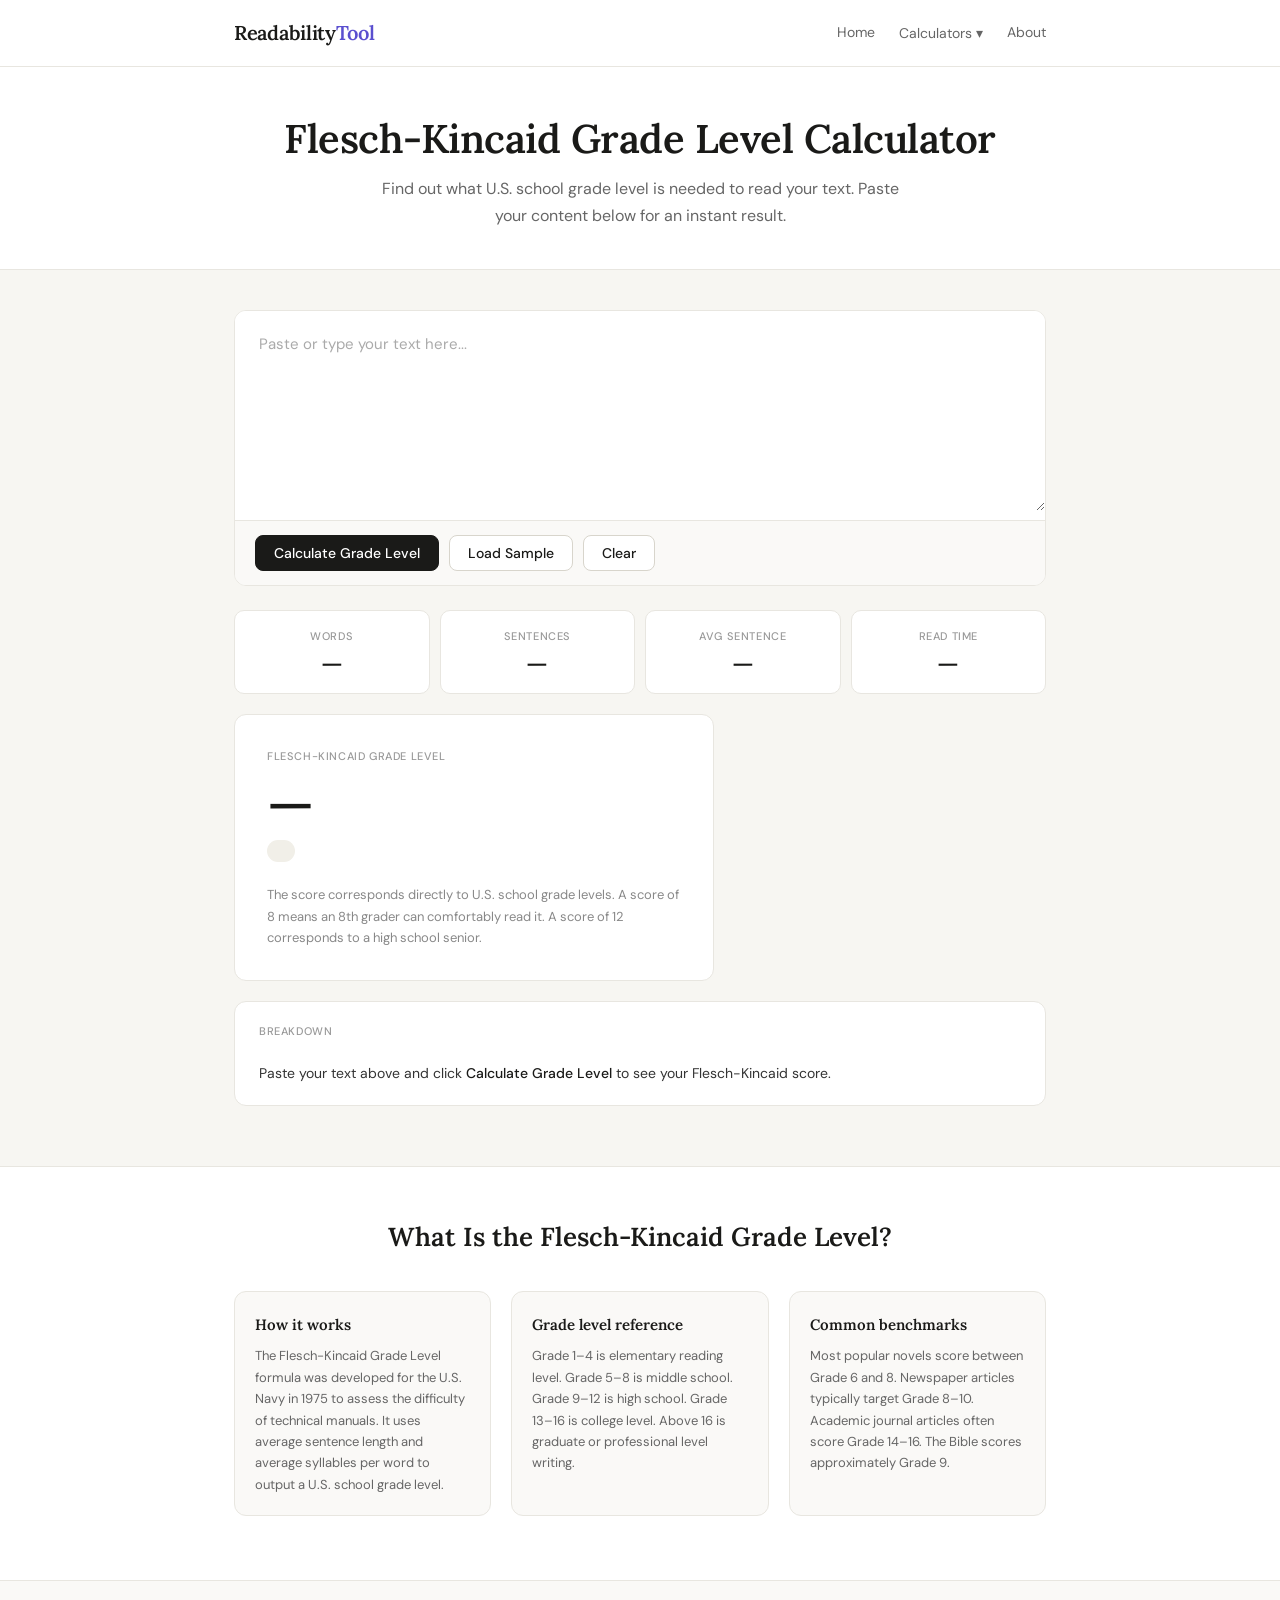
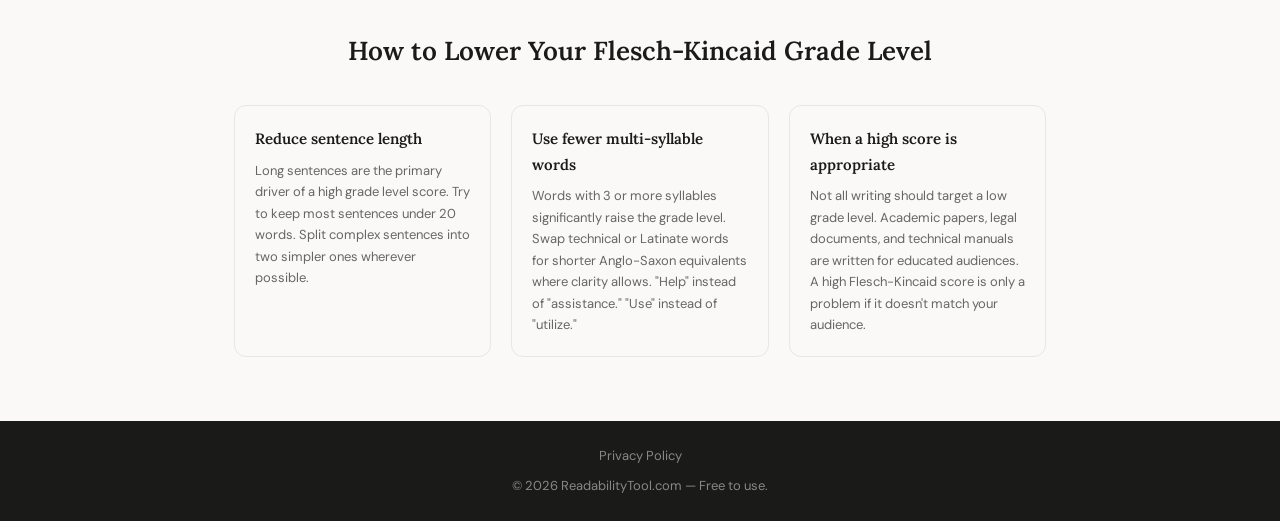
<file: flesch-kincaid-calculator/index.html>
<!DOCTYPE html>
<html lang="en">
<head>
  <meta charset="UTF-8" />
  <meta name="viewport" content="width=device-width, initial-scale=1.0" />
  <title>Flesch-Kincaid Grade Level Calculator — Free Online Tool | ReadabilityTool</title>
  <meta name="description" content="Free Flesch-Kincaid Grade Level calculator. Find out what U.S. school grade level is needed to read your text. Paste your text and get your grade level score instantly." />
  <link rel="stylesheet" href="../style.css" />
  <link href="https://fonts.googleapis.com/css2?family=Lora:wght@400;500;600&family=DM+Sans:opsz,wght@9..40,400;9..40,500&display=swap" rel="stylesheet" />
</head>
<body>

  <header class="site-header">
    <div class="container">
      <a href="/" class="logo">Readability<span>Tool</span></a>
            <nav>
        <a href="/">Home</a>
        <div class="nav-dropdown">
          <button class="nav-dropdown-btn">Calculators ▾</button>
          <div class="nav-dropdown-menu">
            <a href="/flesch-reading-ease/">Flesch Reading Ease</a>
            <a href="/flesch-kincaid-calculator/">Flesch-Kincaid Grade Level</a>
            <a href="/gunning-fog-index-calculator/">Gunning Fog Index</a>
            <a href="/smog-index-calculator/">SMOG Index</a>
            <a href="/coleman-liau-index/">Coleman-Liau Index</a>
            <a href="/automated-readability-index/">Automated Readability Index</a>
            <div class="nav-dropdown-divider"></div>
            <a href="/seo/">For SEO Writers</a>
            <a href="/students/">For Students</a>
            <a href="/healthcare/">For Healthcare</a>
          </div>
        </div>
        <a href="/about/">About</a>
      </nav>
    </div>
  </header>

  <main>
    <section class="hero">
      <div class="container">
        <h1>Flesch-Kincaid Grade Level Calculator</h1>
        <p class="subtitle">Find out what U.S. school grade level is needed to read your text. Paste your content below for an instant result.</p>
      </div>
    </section>

    <section class="tool-section">
      <div class="container">

        <div class="editor-wrap">
          <textarea id="text-input" placeholder="Paste or type your text here..."></textarea>
          <div class="toolbar">
            <button class="btn btn-primary" onclick="analyze()">Calculate Grade Level</button>
            <button class="btn" onclick="loadSample()">Load Sample</button>
            <button class="btn" onclick="clearAll()">Clear</button>
          </div>
        </div>

        <div id="results">
          <div class="stats-row">
            <div class="stat-card"><div class="stat-label">Words</div><div class="stat-value" id="stat-words">—</div></div>
            <div class="stat-card"><div class="stat-label">Sentences</div><div class="stat-value" id="stat-sentences">—</div></div>
            <div class="stat-card"><div class="stat-label">Avg Sentence</div><div class="stat-value" id="stat-avg">—</div></div>
            <div class="stat-card"><div class="stat-label">Read Time</div><div class="stat-value" id="stat-time">—</div></div>
          </div>

          <div class="scores-grid single">
            <div class="score-card featured">
              <div class="score-name">Flesch-Kincaid Grade Level</div>
              <div class="score-value" id="val-fkg">—</div>
              <div class="score-label" id="label-fkg"></div>
              <div class="score-desc">The score corresponds directly to U.S. school grade levels. A score of 8 means an 8th grader can comfortably read it. A score of 12 corresponds to a high school senior.</div>
            </div>
          </div>

          <div class="suggestions">
            <h3>Breakdown</h3>
            <div id="suggestions-list">
              <div class="suggestion-item">
                <span>Paste your text above and click <strong>Calculate Grade Level</strong> to see your Flesch-Kincaid score.</span>
              </div>
            </div>
          </div>
        </div>

      </div>
    </section>

    <section class="explainer">
      <div class="container">
        <h2>What Is the Flesch-Kincaid Grade Level?</h2>
        <div class="explainer-grid">
          <div class="explainer-card">
            <h3>How it works</h3>
            <p>The Flesch-Kincaid Grade Level formula was developed for the U.S. Navy in 1975 to assess the difficulty of technical manuals. It uses average sentence length and average syllables per word to output a U.S. school grade level.</p>
          </div>
          <div class="explainer-card">
            <h3>Grade level reference</h3>
            <p>Grade 1–4 is elementary reading level. Grade 5–8 is middle school. Grade 9–12 is high school. Grade 13–16 is college level. Above 16 is graduate or professional level writing.</p>
          </div>
          <div class="explainer-card">
            <h3>Common benchmarks</h3>
            <p>Most popular novels score between Grade 6 and 8. Newspaper articles typically target Grade 8–10. Academic journal articles often score Grade 14–16. The Bible scores approximately Grade 9.</p>
          </div>
        </div>
      </div>
    </section>

    <section class="explainer" style="background:#faf9f7; border-top: 1px solid #e8e6e0;">
      <div class="container">
        <h2>How to Lower Your Flesch-Kincaid Grade Level</h2>
        <div class="explainer-grid">
          <div class="explainer-card">
            <h3>Reduce sentence length</h3>
            <p>Long sentences are the primary driver of a high grade level score. Try to keep most sentences under 20 words. Split complex sentences into two simpler ones wherever possible.</p>
          </div>
          <div class="explainer-card">
            <h3>Use fewer multi-syllable words</h3>
            <p>Words with 3 or more syllables significantly raise the grade level. Swap technical or Latinate words for shorter Anglo-Saxon equivalents where clarity allows. "Help" instead of "assistance." "Use" instead of "utilize."</p>
          </div>
          <div class="explainer-card">
            <h3>When a high score is appropriate</h3>
            <p>Not all writing should target a low grade level. Academic papers, legal documents, and technical manuals are written for educated audiences. A high Flesch-Kincaid score is only a problem if it doesn't match your audience.</p>
          </div>
        </div>
      </div>
    </section>

  </main>

  <footer class="site-footer">
    <div class="container">
      <div class="footer-links">
        <a href="/privacy/">Privacy Policy</a>
      </div>
      <p>&copy; 2026 ReadabilityTool.com — Free to use.</p>
    </div>
  </footer>

  <script src="../script.js"></script>
  <script>window.ACTIVE_SCORE = 'fkg';</script>
</body>
</html>
</file>
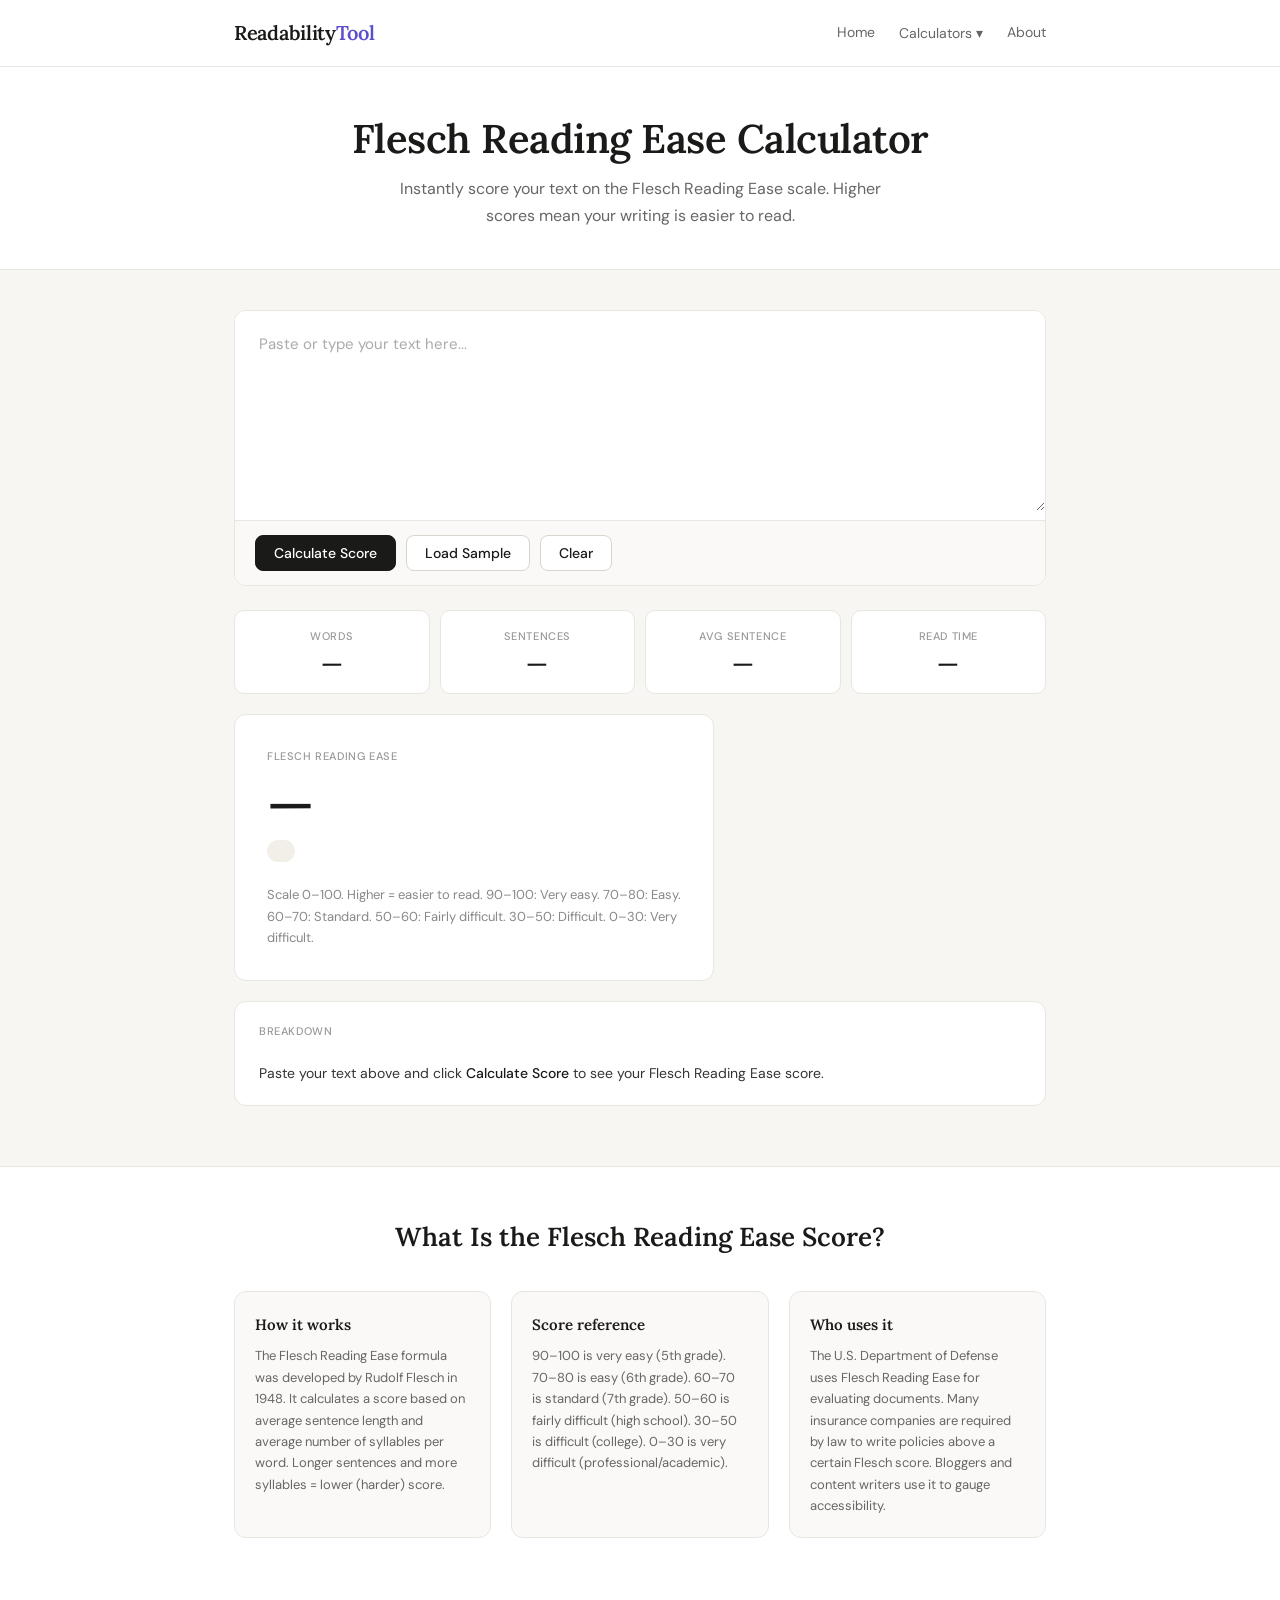
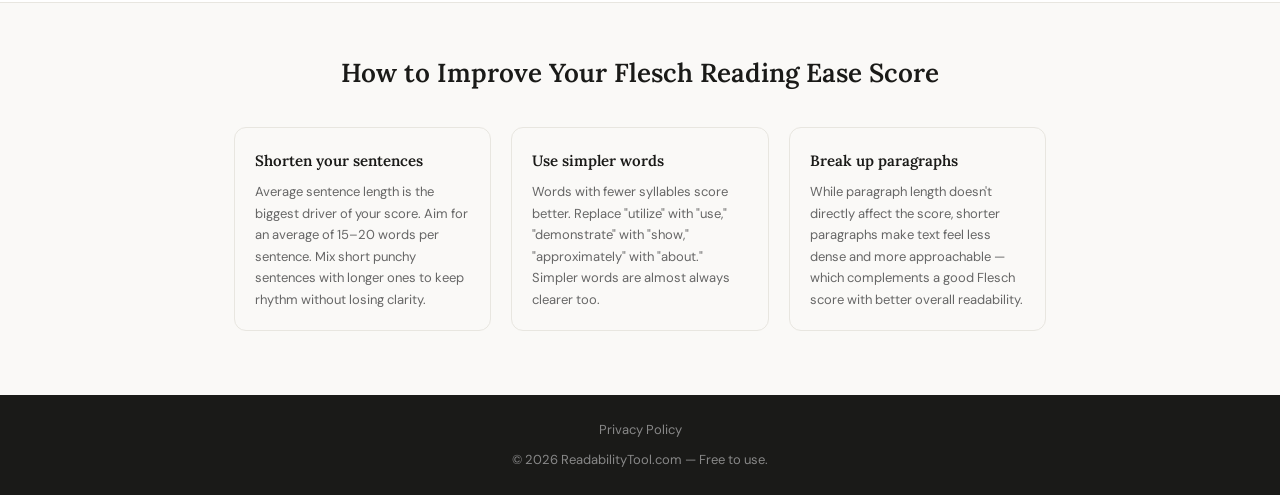
<file: flesch-reading-ease/index.html>
<!DOCTYPE html>
<html lang="en">
<head>
  <meta charset="UTF-8" />
  <meta name="viewport" content="width=device-width, initial-scale=1.0" />
  <title>Flesch Reading Ease Calculator — Free Online Tool | ReadabilityTool</title>
  <meta name="description" content="Free Flesch Reading Ease calculator. Instantly score your text on the 0–100 readability scale. Higher scores mean easier reading. Paste your text and get your score in seconds." />
  <link rel="stylesheet" href="../style.css" />
  <link href="https://fonts.googleapis.com/css2?family=Lora:wght@400;500;600&family=DM+Sans:opsz,wght@9..40,400;9..40,500&display=swap" rel="stylesheet" />
</head>
<body>

  <header class="site-header">
    <div class="container">
      <a href="/" class="logo">Readability<span>Tool</span></a>
            <nav>
        <a href="/">Home</a>
        <div class="nav-dropdown">
          <button class="nav-dropdown-btn">Calculators ▾</button>
          <div class="nav-dropdown-menu">
            <a href="/flesch-reading-ease/">Flesch Reading Ease</a>
            <a href="/flesch-kincaid-calculator/">Flesch-Kincaid Grade Level</a>
            <a href="/gunning-fog-index-calculator/">Gunning Fog Index</a>
            <a href="/smog-index-calculator/">SMOG Index</a>
            <a href="/coleman-liau-index/">Coleman-Liau Index</a>
            <a href="/automated-readability-index/">Automated Readability Index</a>
            <div class="nav-dropdown-divider"></div>
            <a href="/seo/">For SEO Writers</a>
            <a href="/students/">For Students</a>
            <a href="/healthcare/">For Healthcare</a>
          </div>
        </div>
        <a href="/about/">About</a>
      </nav>
    </div>
  </header>

  <main>
    <section class="hero">
      <div class="container">
        <h1>Flesch Reading Ease Calculator</h1>
        <p class="subtitle">Instantly score your text on the Flesch Reading Ease scale. Higher scores mean your writing is easier to read.</p>
      </div>
    </section>

    <section class="tool-section">
      <div class="container">

        <div class="editor-wrap">
          <textarea id="text-input" placeholder="Paste or type your text here..."></textarea>
          <div class="toolbar">
            <button class="btn btn-primary" onclick="analyze()">Calculate Score</button>
            <button class="btn" onclick="loadSample()">Load Sample</button>
            <button class="btn" onclick="clearAll()">Clear</button>
          </div>
        </div>

        <div id="results">
          <div class="stats-row">
            <div class="stat-card"><div class="stat-label">Words</div><div class="stat-value" id="stat-words">—</div></div>
            <div class="stat-card"><div class="stat-label">Sentences</div><div class="stat-value" id="stat-sentences">—</div></div>
            <div class="stat-card"><div class="stat-label">Avg Sentence</div><div class="stat-value" id="stat-avg">—</div></div>
            <div class="stat-card"><div class="stat-label">Read Time</div><div class="stat-value" id="stat-time">—</div></div>
          </div>

          <div class="scores-grid single">
            <div class="score-card featured">
              <div class="score-name">Flesch Reading Ease</div>
              <div class="score-value" id="val-fre">—</div>
              <div class="score-label" id="label-fre"></div>
              <div class="score-desc">Scale 0–100. Higher = easier to read. 90–100: Very easy. 70–80: Easy. 60–70: Standard. 50–60: Fairly difficult. 30–50: Difficult. 0–30: Very difficult.</div>
            </div>
          </div>

          <div class="suggestions">
            <h3>Breakdown</h3>
            <div id="suggestions-list">
              <div class="suggestion-item">
                <span>Paste your text above and click <strong>Calculate Score</strong> to see your Flesch Reading Ease score.</span>
              </div>
            </div>
          </div>
        </div>

      </div>
    </section>

    <section class="explainer">
      <div class="container">
        <h2>What Is the Flesch Reading Ease Score?</h2>
        <div class="explainer-grid">
          <div class="explainer-card">
            <h3>How it works</h3>
            <p>The Flesch Reading Ease formula was developed by Rudolf Flesch in 1948. It calculates a score based on average sentence length and average number of syllables per word. Longer sentences and more syllables = lower (harder) score.</p>
          </div>
          <div class="explainer-card">
            <h3>Score reference</h3>
            <p>90–100 is very easy (5th grade). 70–80 is easy (6th grade). 60–70 is standard (7th grade). 50–60 is fairly difficult (high school). 30–50 is difficult (college). 0–30 is very difficult (professional/academic).</p>
          </div>
          <div class="explainer-card">
            <h3>Who uses it</h3>
            <p>The U.S. Department of Defense uses Flesch Reading Ease for evaluating documents. Many insurance companies are required by law to write policies above a certain Flesch score. Bloggers and content writers use it to gauge accessibility.</p>
          </div>
        </div>
      </div>
    </section>

    <section class="explainer" style="background:#faf9f7; border-top: 1px solid #e8e6e0;">
      <div class="container">
        <h2>How to Improve Your Flesch Reading Ease Score</h2>
        <div class="explainer-grid">
          <div class="explainer-card">
            <h3>Shorten your sentences</h3>
            <p>Average sentence length is the biggest driver of your score. Aim for an average of 15–20 words per sentence. Mix short punchy sentences with longer ones to keep rhythm without losing clarity.</p>
          </div>
          <div class="explainer-card">
            <h3>Use simpler words</h3>
            <p>Words with fewer syllables score better. Replace "utilize" with "use," "demonstrate" with "show," "approximately" with "about." Simpler words are almost always clearer too.</p>
          </div>
          <div class="explainer-card">
            <h3>Break up paragraphs</h3>
            <p>While paragraph length doesn't directly affect the score, shorter paragraphs make text feel less dense and more approachable — which complements a good Flesch score with better overall readability.</p>
          </div>
        </div>
      </div>
    </section>

  </main>

  <footer class="site-footer">
    <div class="container">
      <div class="footer-links">
        <a href="/privacy/">Privacy Policy</a>
      </div>
      <p>&copy; 2026 ReadabilityTool.com — Free to use.</p>
    </div>
  </footer>

  <script src="../script.js"></script>
  <script>window.ACTIVE_SCORE = 'fre';</script>
</body>
</html>
</file>
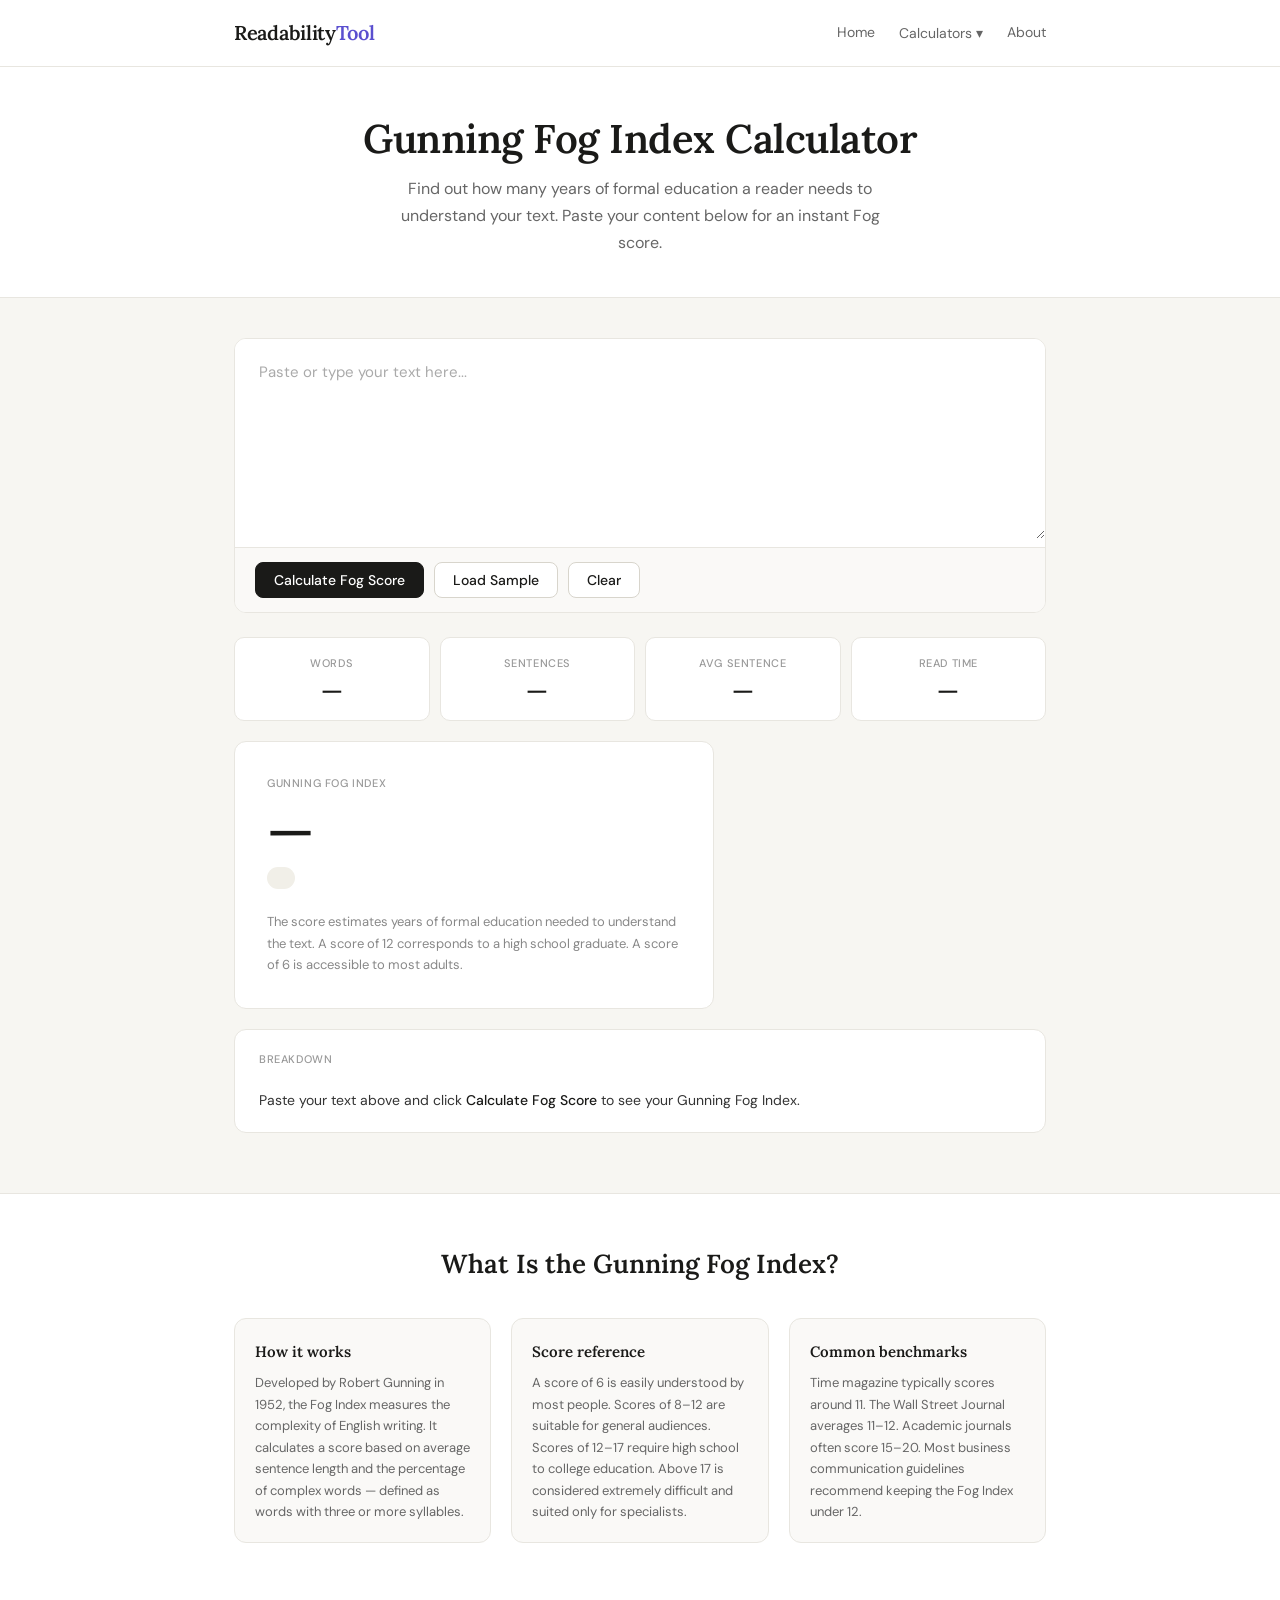
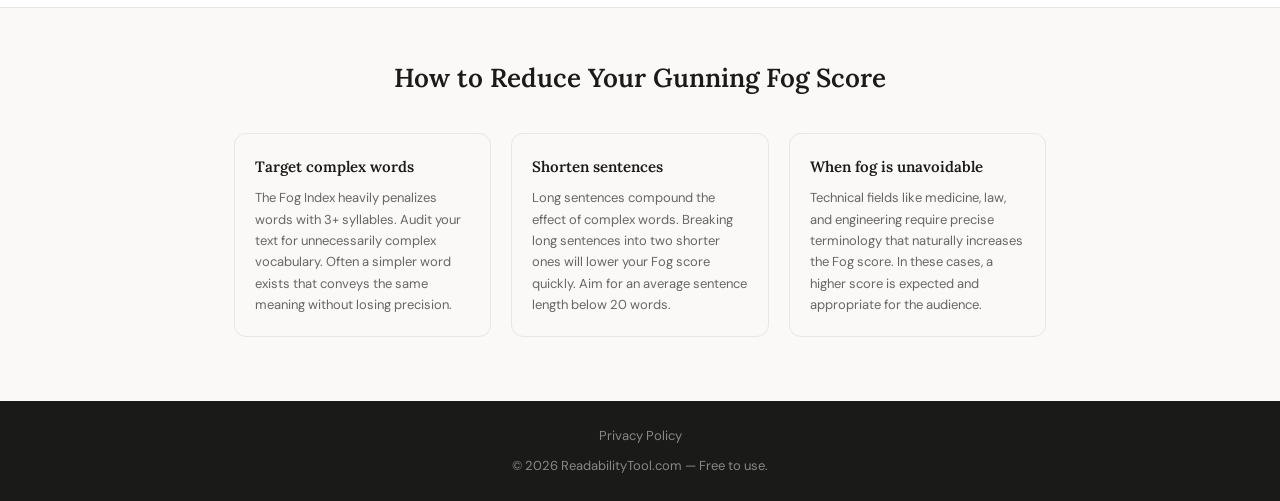
<file: gunning-fog-index-calculator/index.html>
<!DOCTYPE html>
<html lang="en">
<head>
  <meta charset="UTF-8" />
  <meta name="viewport" content="width=device-width, initial-scale=1.0" />
  <title>Gunning Fog Index Calculator — Free Online Tool | ReadabilityTool</title>
  <meta name="description" content="Free Gunning Fog Index calculator. Find out how many years of education are needed to understand your text. Paste your text and get your Fog score instantly." />
  <link rel="stylesheet" href="../style.css" />
  <link href="https://fonts.googleapis.com/css2?family=Lora:wght@400;500;600&family=DM+Sans:opsz,wght@9..40,400;9..40,500&display=swap" rel="stylesheet" />
</head>
<body>

  <header class="site-header">
    <div class="container">
      <a href="/" class="logo">Readability<span>Tool</span></a>
            <nav>
        <a href="/">Home</a>
        <div class="nav-dropdown">
          <button class="nav-dropdown-btn">Calculators ▾</button>
          <div class="nav-dropdown-menu">
            <a href="/flesch-reading-ease/">Flesch Reading Ease</a>
            <a href="/flesch-kincaid-calculator/">Flesch-Kincaid Grade Level</a>
            <a href="/gunning-fog-index-calculator/">Gunning Fog Index</a>
            <a href="/smog-index-calculator/">SMOG Index</a>
            <a href="/coleman-liau-index/">Coleman-Liau Index</a>
            <a href="/automated-readability-index/">Automated Readability Index</a>
            <div class="nav-dropdown-divider"></div>
            <a href="/seo/">For SEO Writers</a>
            <a href="/students/">For Students</a>
            <a href="/healthcare/">For Healthcare</a>
          </div>
        </div>
        <a href="/about/">About</a>
      </nav>
    </div>
  </header>

  <main>
    <section class="hero">
      <div class="container">
        <h1>Gunning Fog Index Calculator</h1>
        <p class="subtitle">Find out how many years of formal education a reader needs to understand your text. Paste your content below for an instant Fog score.</p>
      </div>
    </section>

    <section class="tool-section">
      <div class="container">

        <div class="editor-wrap">
          <textarea id="text-input" placeholder="Paste or type your text here..."></textarea>
          <div class="toolbar">
            <button class="btn btn-primary" onclick="analyze()">Calculate Fog Score</button>
            <button class="btn" onclick="loadSample()">Load Sample</button>
            <button class="btn" onclick="clearAll()">Clear</button>
          </div>
        </div>

        <div id="results">
          <div class="stats-row">
            <div class="stat-card"><div class="stat-label">Words</div><div class="stat-value" id="stat-words">—</div></div>
            <div class="stat-card"><div class="stat-label">Sentences</div><div class="stat-value" id="stat-sentences">—</div></div>
            <div class="stat-card"><div class="stat-label">Avg Sentence</div><div class="stat-value" id="stat-avg">—</div></div>
            <div class="stat-card"><div class="stat-label">Read Time</div><div class="stat-value" id="stat-time">—</div></div>
          </div>

          <div class="scores-grid single">
            <div class="score-card featured">
              <div class="score-name">Gunning Fog Index</div>
              <div class="score-value" id="val-gfi">—</div>
              <div class="score-label" id="label-gfi"></div>
              <div class="score-desc">The score estimates years of formal education needed to understand the text. A score of 12 corresponds to a high school graduate. A score of 6 is accessible to most adults.</div>
            </div>
          </div>

          <div class="suggestions">
            <h3>Breakdown</h3>
            <div id="suggestions-list">
              <div class="suggestion-item">
                <span>Paste your text above and click <strong>Calculate Fog Score</strong> to see your Gunning Fog Index.</span>
              </div>
            </div>
          </div>
        </div>

      </div>
    </section>

    <section class="explainer">
      <div class="container">
        <h2>What Is the Gunning Fog Index?</h2>
        <div class="explainer-grid">
          <div class="explainer-card">
            <h3>How it works</h3>
            <p>Developed by Robert Gunning in 1952, the Fog Index measures the complexity of English writing. It calculates a score based on average sentence length and the percentage of complex words — defined as words with three or more syllables.</p>
          </div>
          <div class="explainer-card">
            <h3>Score reference</h3>
            <p>A score of 6 is easily understood by most people. Scores of 8–12 are suitable for general audiences. Scores of 12–17 require high school to college education. Above 17 is considered extremely difficult and suited only for specialists.</p>
          </div>
          <div class="explainer-card">
            <h3>Common benchmarks</h3>
            <p>Time magazine typically scores around 11. The Wall Street Journal averages 11–12. Academic journals often score 15–20. Most business communication guidelines recommend keeping the Fog Index under 12.</p>
          </div>
        </div>
      </div>
    </section>

    <section class="explainer" style="background:#faf9f7; border-top: 1px solid #e8e6e0;">
      <div class="container">
        <h2>How to Reduce Your Gunning Fog Score</h2>
        <div class="explainer-grid">
          <div class="explainer-card">
            <h3>Target complex words</h3>
            <p>The Fog Index heavily penalizes words with 3+ syllables. Audit your text for unnecessarily complex vocabulary. Often a simpler word exists that conveys the same meaning without losing precision.</p>
          </div>
          <div class="explainer-card">
            <h3>Shorten sentences</h3>
            <p>Long sentences compound the effect of complex words. Breaking long sentences into two shorter ones will lower your Fog score quickly. Aim for an average sentence length below 20 words.</p>
          </div>
          <div class="explainer-card">
            <h3>When fog is unavoidable</h3>
            <p>Technical fields like medicine, law, and engineering require precise terminology that naturally increases the Fog score. In these cases, a higher score is expected and appropriate for the audience.</p>
          </div>
        </div>
      </div>
    </section>

  </main>

  <footer class="site-footer">
    <div class="container">
      <div class="footer-links">
        <a href="/privacy/">Privacy Policy</a>
      </div>
      <p>&copy; 2026 ReadabilityTool.com — Free to use.</p>
    </div>
  </footer>

  <script src="../script.js"></script>
  <script>window.ACTIVE_SCORE = 'gfi';</script>
</body>
</html>
</file>
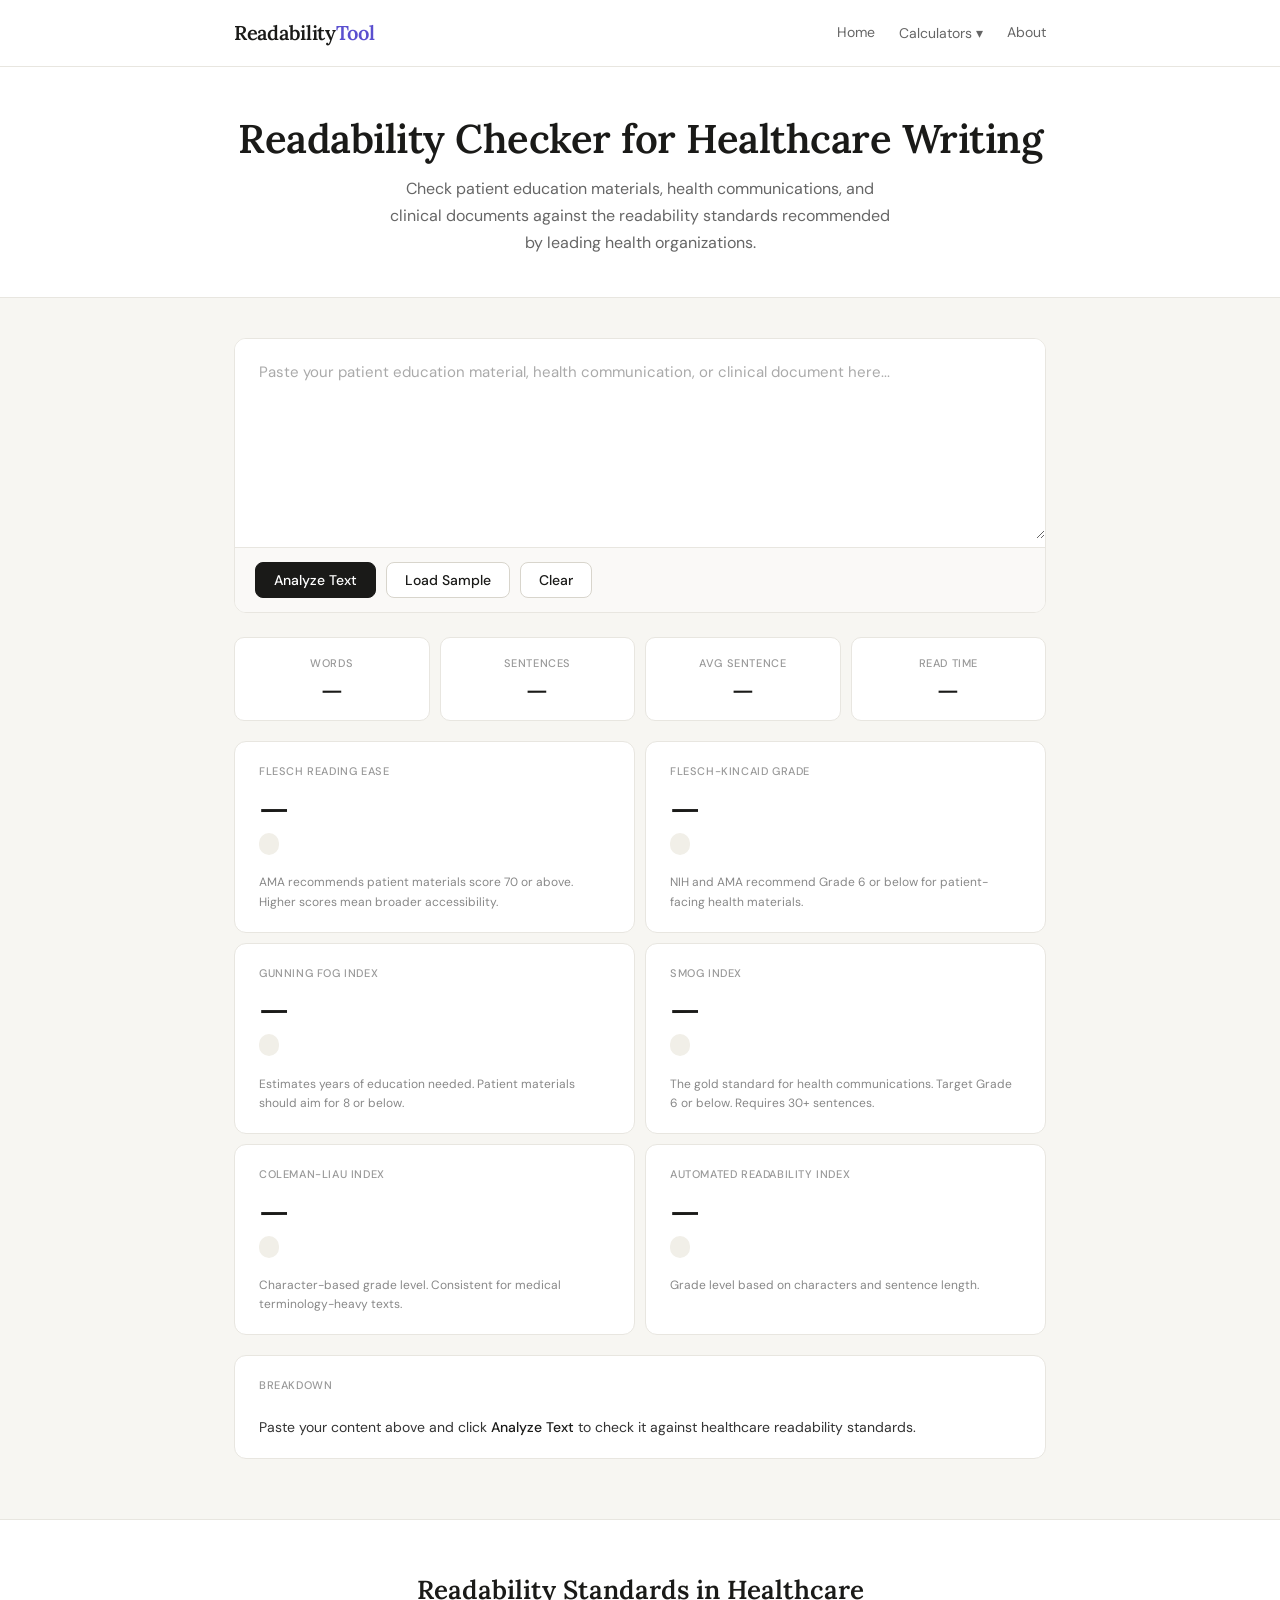
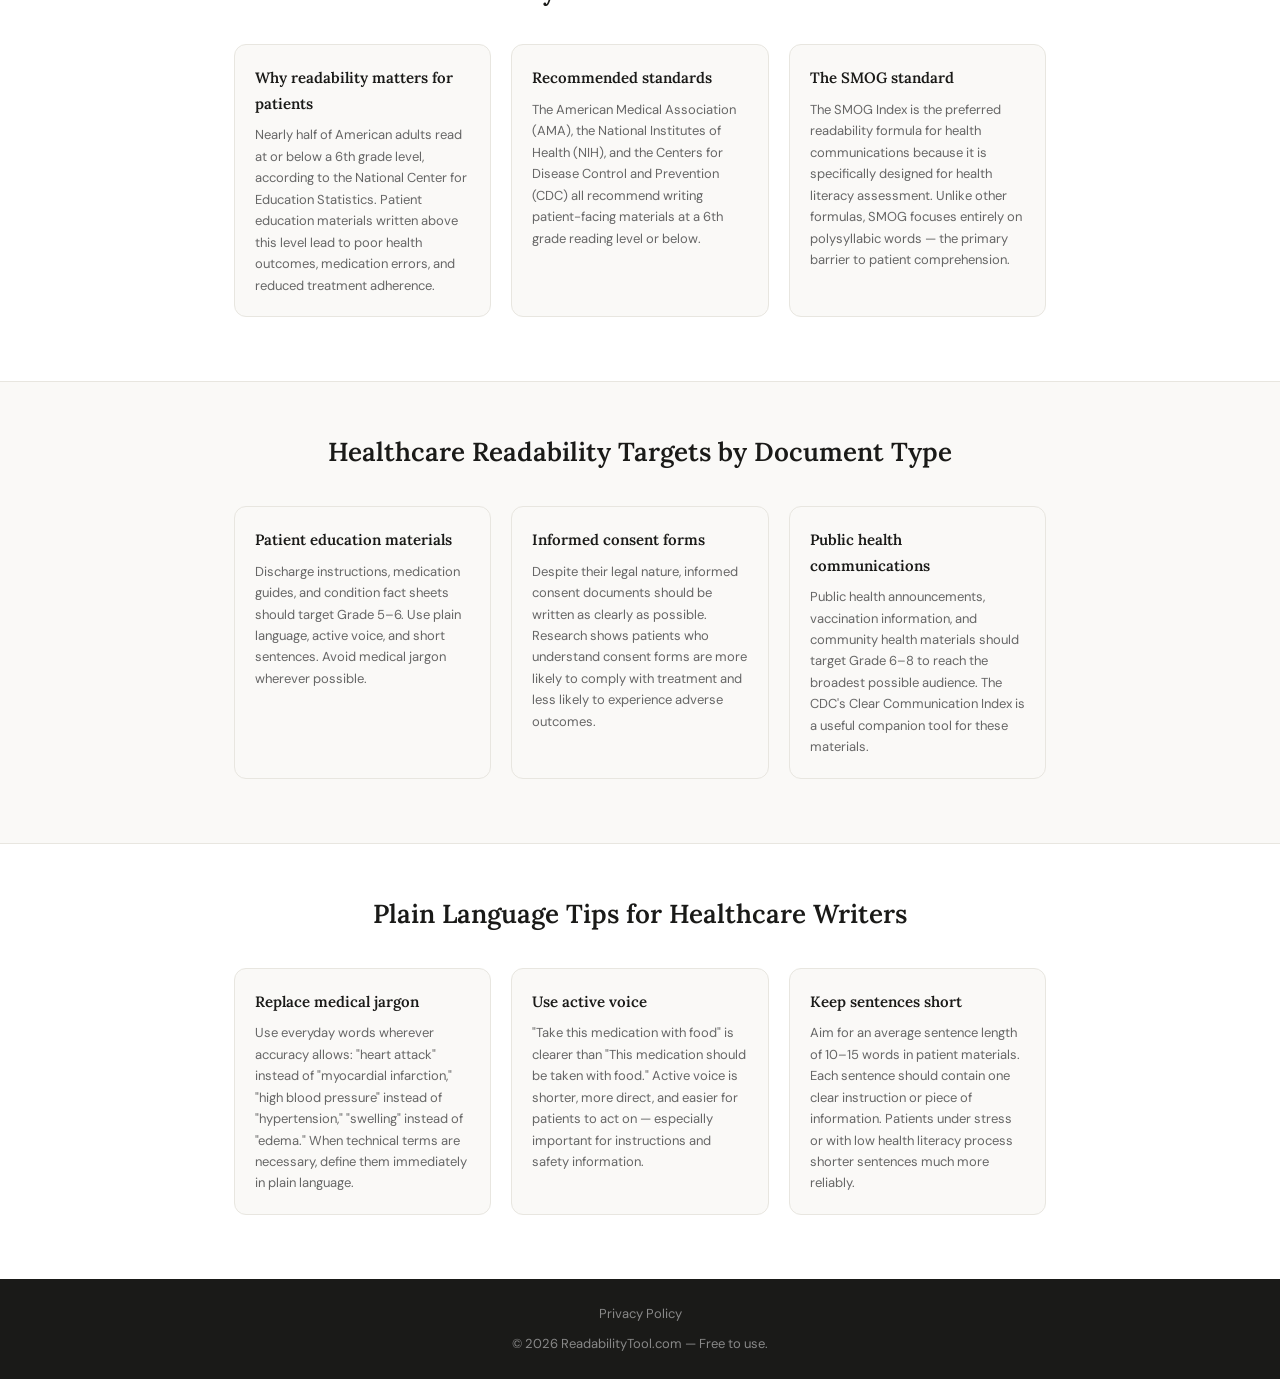
<file: healthcare/index.html>
<!DOCTYPE html>
<html lang="en">
<head>
  <meta charset="UTF-8" />
  <meta name="viewport" content="width=device-width, initial-scale=1.0" />
  <title>Readability Checker for Healthcare Writing — Free Tool | ReadabilityTool</title>
  <meta name="description" content="Free readability checker for healthcare and patient education materials. Check against SMOG, Flesch, and other formulas recommended for health communications. No account required." />
  <link rel="stylesheet" href="../style.css" />
  <link href="https://fonts.googleapis.com/css2?family=Lora:wght@400;500;600&family=DM+Sans:opsz,wght@9..40,400;9..40,500&display=swap" rel="stylesheet" />
</head>
<body>

  <header class="site-header">
    <div class="container">
      <a href="/" class="logo">Readability<span>Tool</span></a>
      <nav>
        <a href="/">Home</a>
        <div class="nav-dropdown">
          <button class="nav-dropdown-btn">Calculators ▾</button>
          <div class="nav-dropdown-menu">
            <a href="/flesch-reading-ease/">Flesch Reading Ease</a>
            <a href="/flesch-kincaid-calculator/">Flesch-Kincaid Grade Level</a>
            <a href="/gunning-fog-index-calculator/">Gunning Fog Index</a>
            <a href="/smog-index-calculator/">SMOG Index</a>
            <a href="/coleman-liau-index/">Coleman-Liau Index</a>
            <a href="/automated-readability-index/">Automated Readability Index</a>
            <div class="nav-dropdown-divider"></div>
            <a href="/seo/">For SEO Writers</a>
            <a href="/students/">For Students</a>
            <a href="/healthcare/">For Healthcare</a>
          </div>
        </div>
        <a href="/about/">About</a>
      </nav>
    </div>
  </header>

  <main>
    <section class="hero">
      <div class="container">
        <h1>Readability Checker for Healthcare Writing</h1>
        <p class="subtitle">Check patient education materials, health communications, and clinical documents against the readability standards recommended by leading health organizations.</p>
      </div>
    </section>

    <section class="tool-section">
      <div class="container">

        <div class="editor-wrap">
          <textarea id="text-input" placeholder="Paste your patient education material, health communication, or clinical document here..."></textarea>
          <div class="toolbar">
            <button class="btn btn-primary" onclick="analyze()">Analyze Text</button>
            <button class="btn" onclick="loadSample()">Load Sample</button>
            <button class="btn" onclick="clearAll()">Clear</button>
          </div>
        </div>

        <div id="results">
          <div class="stats-row">
            <div class="stat-card"><div class="stat-label">Words</div><div class="stat-value" id="stat-words">—</div></div>
            <div class="stat-card"><div class="stat-label">Sentences</div><div class="stat-value" id="stat-sentences">—</div></div>
            <div class="stat-card"><div class="stat-label">Avg Sentence</div><div class="stat-value" id="stat-avg">—</div></div>
            <div class="stat-card"><div class="stat-label">Read Time</div><div class="stat-value" id="stat-time">—</div></div>
          </div>

          <div class="scores-grid">
            <div class="score-card">
              <div class="score-name">Flesch Reading Ease</div>
              <div class="score-value" id="val-fre">—</div>
              <div class="score-label" id="label-fre"></div>
              <div class="score-desc">AMA recommends patient materials score 70 or above. Higher scores mean broader accessibility.</div>
            </div>
            <div class="score-card">
              <div class="score-name">Flesch-Kincaid Grade</div>
              <div class="score-value" id="val-fkg">—</div>
              <div class="score-label" id="label-fkg"></div>
              <div class="score-desc">NIH and AMA recommend Grade 6 or below for patient-facing health materials.</div>
            </div>
            <div class="score-card">
              <div class="score-name">Gunning Fog Index</div>
              <div class="score-value" id="val-gfi">—</div>
              <div class="score-label" id="label-gfi"></div>
              <div class="score-desc">Estimates years of education needed. Patient materials should aim for 8 or below.</div>
            </div>
            <div class="score-card">
              <div class="score-name">SMOG Index</div>
              <div class="score-value" id="val-smog">—</div>
              <div class="score-label" id="label-smog"></div>
              <div class="score-desc">The gold standard for health communications. Target Grade 6 or below. Requires 30+ sentences.</div>
            </div>
            <div class="score-card">
              <div class="score-name">Coleman-Liau Index</div>
              <div class="score-value" id="val-cli">—</div>
              <div class="score-label" id="label-cli"></div>
              <div class="score-desc">Character-based grade level. Consistent for medical terminology-heavy texts.</div>
            </div>
            <div class="score-card">
              <div class="score-name">Automated Readability Index</div>
              <div class="score-value" id="val-ari">—</div>
              <div class="score-label" id="label-ari"></div>
              <div class="score-desc">Grade level based on characters and sentence length.</div>
            </div>
          </div>

          <div class="suggestions">
            <h3>Breakdown</h3>
            <div id="suggestions-list">
              <div class="suggestion-item">
                <span>Paste your content above and click <strong>Analyze Text</strong> to check it against healthcare readability standards.</span>
              </div>
            </div>
          </div>
        </div>

      </div>
    </section>

    <section class="explainer">
      <div class="container">
        <h2>Readability Standards in Healthcare</h2>
        <div class="explainer-grid">
          <div class="explainer-card">
            <h3>Why readability matters for patients</h3>
            <p>Nearly half of American adults read at or below a 6th grade level, according to the National Center for Education Statistics. Patient education materials written above this level lead to poor health outcomes, medication errors, and reduced treatment adherence.</p>
          </div>
          <div class="explainer-card">
            <h3>Recommended standards</h3>
            <p>The American Medical Association (AMA), the National Institutes of Health (NIH), and the Centers for Disease Control and Prevention (CDC) all recommend writing patient-facing materials at a 6th grade reading level or below.</p>
          </div>
          <div class="explainer-card">
            <h3>The SMOG standard</h3>
            <p>The SMOG Index is the preferred readability formula for health communications because it is specifically designed for health literacy assessment. Unlike other formulas, SMOG focuses entirely on polysyllabic words — the primary barrier to patient comprehension.</p>
          </div>
        </div>
      </div>
    </section>

    <section class="explainer" style="background:#faf9f7; border-top: 1px solid #e8e6e0;">
      <div class="container">
        <h2>Healthcare Readability Targets by Document Type</h2>
        <div class="explainer-grid">
          <div class="explainer-card">
            <h3>Patient education materials</h3>
            <p>Discharge instructions, medication guides, and condition fact sheets should target Grade 5–6. Use plain language, active voice, and short sentences. Avoid medical jargon wherever possible.</p>
          </div>
          <div class="explainer-card">
            <h3>Informed consent forms</h3>
            <p>Despite their legal nature, informed consent documents should be written as clearly as possible. Research shows patients who understand consent forms are more likely to comply with treatment and less likely to experience adverse outcomes.</p>
          </div>
          <div class="explainer-card">
            <h3>Public health communications</h3>
            <p>Public health announcements, vaccination information, and community health materials should target Grade 6–8 to reach the broadest possible audience. The CDC's Clear Communication Index is a useful companion tool for these materials.</p>
          </div>
        </div>
      </div>
    </section>

    <section class="explainer" style="border-top: 1px solid #e8e6e0;">
      <div class="container">
        <h2>Plain Language Tips for Healthcare Writers</h2>
        <div class="explainer-grid">
          <div class="explainer-card">
            <h3>Replace medical jargon</h3>
            <p>Use everyday words wherever accuracy allows: "heart attack" instead of "myocardial infarction," "high blood pressure" instead of "hypertension," "swelling" instead of "edema." When technical terms are necessary, define them immediately in plain language.</p>
          </div>
          <div class="explainer-card">
            <h3>Use active voice</h3>
            <p>"Take this medication with food" is clearer than "This medication should be taken with food." Active voice is shorter, more direct, and easier for patients to act on — especially important for instructions and safety information.</p>
          </div>
          <div class="explainer-card">
            <h3>Keep sentences short</h3>
            <p>Aim for an average sentence length of 10–15 words in patient materials. Each sentence should contain one clear instruction or piece of information. Patients under stress or with low health literacy process shorter sentences much more reliably.</p>
          </div>
        </div>
      </div>
    </section>

  </main>

  <footer class="site-footer">
    <div class="container">
      <div class="footer-links">
        <a href="/privacy/">Privacy Policy</a>
      </div>
      <p>&copy; 2026 ReadabilityTool.com — Free to use.</p>
    </div>
  </footer>

  <script src="../script.js"></script>
</body>
</html>
</file>
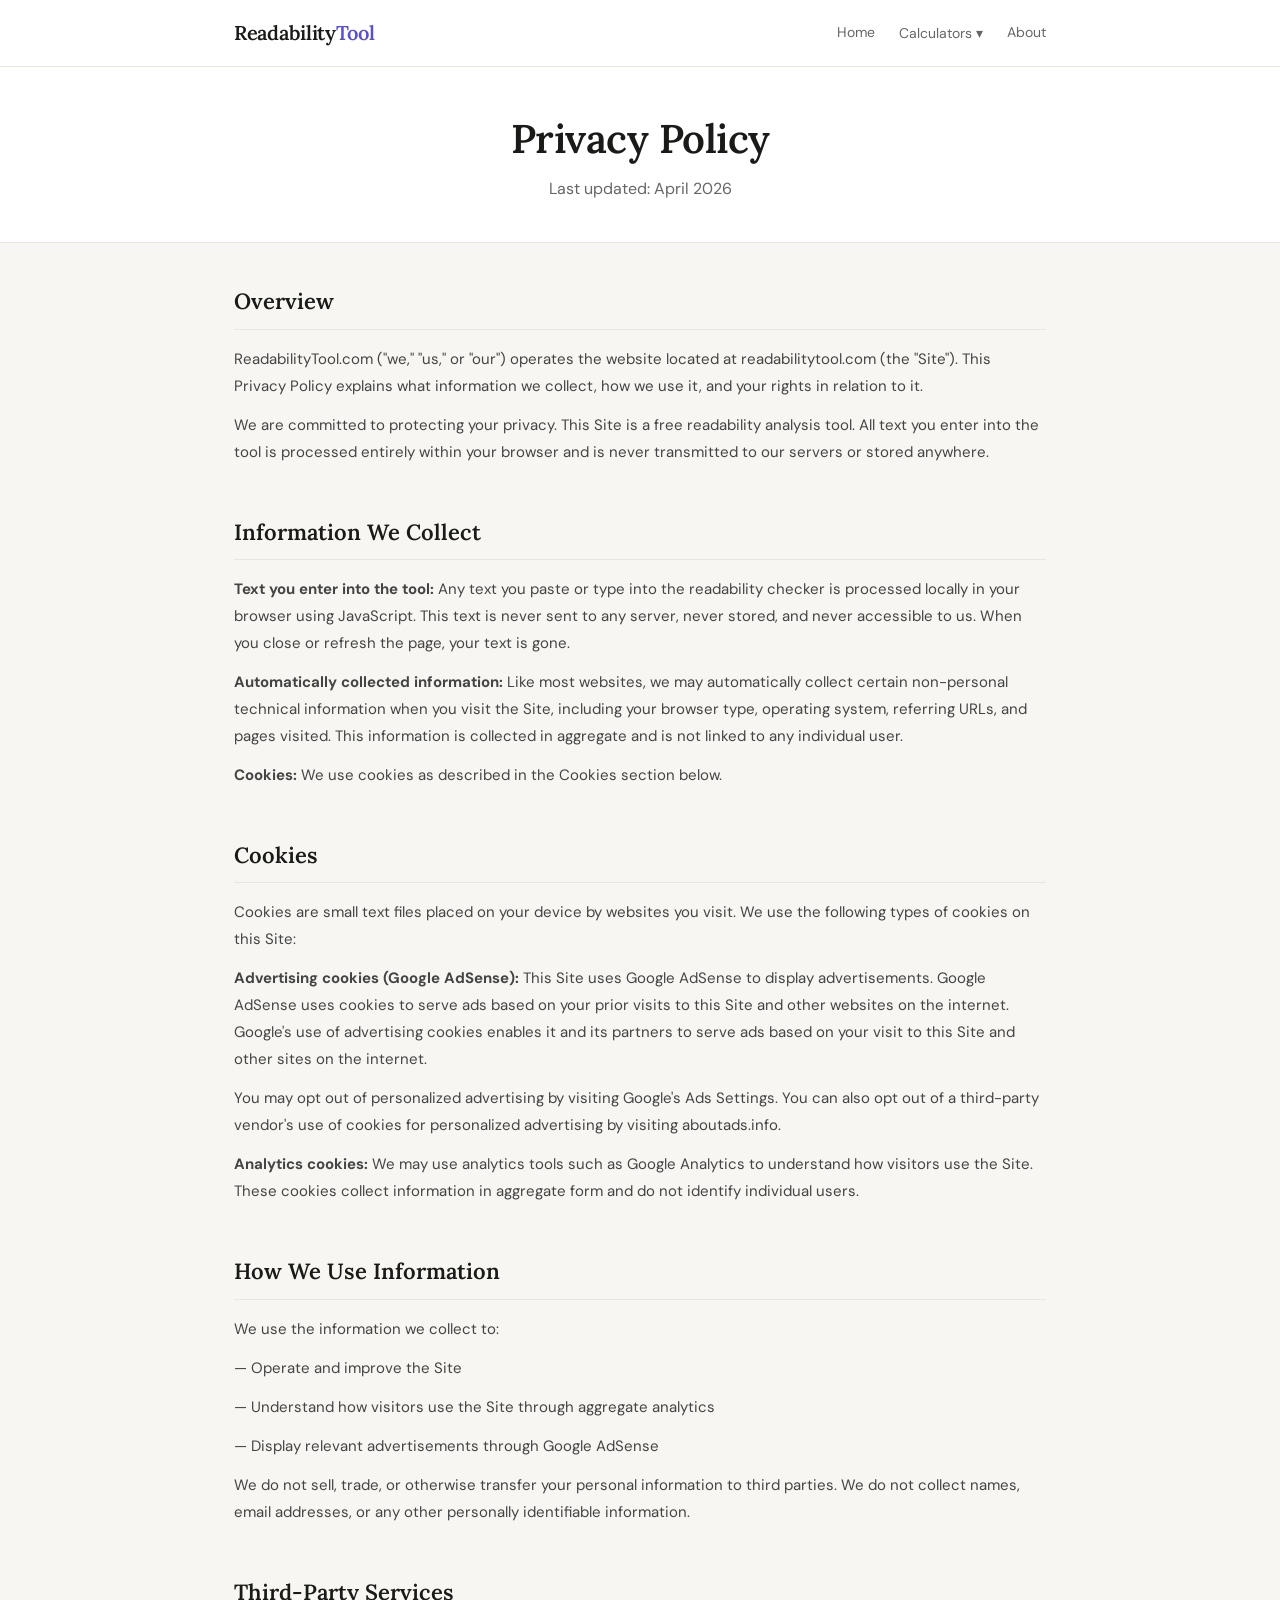
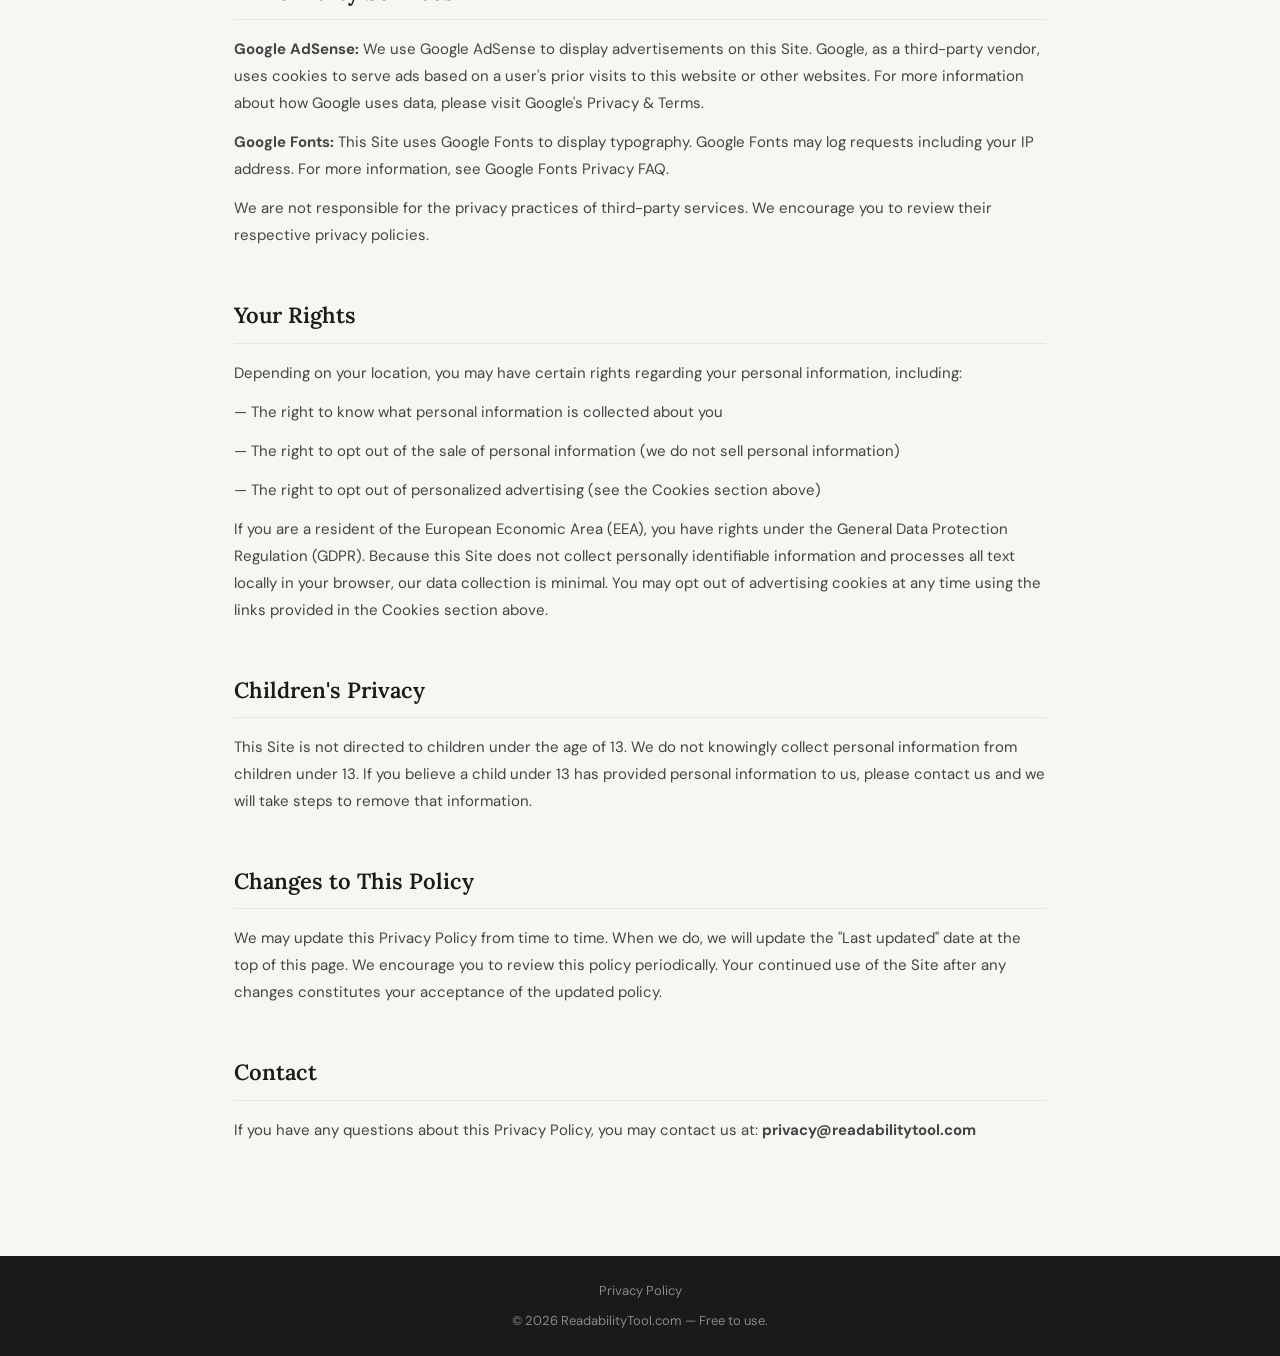
<file: privacy/index.html>
<!DOCTYPE html>
<html lang="en">
<head>
  <meta charset="UTF-8" />
  <meta name="viewport" content="width=device-width, initial-scale=1.0" />
  <title>Privacy Policy — ReadabilityTool</title>
  <meta name="description" content="Privacy Policy for ReadabilityTool.com. Learn how we handle your data, what cookies we use, and your rights as a visitor." />
  <link rel="stylesheet" href="../style.css" />
  <link href="https://fonts.googleapis.com/css2?family=Lora:wght@400;500;600&family=DM+Sans:opsz,wght@9..40,400;9..40,500&display=swap" rel="stylesheet" />
</head>
<body>

  <header class="site-header">
    <div class="container">
      <a href="/" class="logo">Readability<span>Tool</span></a>
      <nav>
        <a href="/">Home</a>
        <div class="nav-dropdown">
          <button class="nav-dropdown-btn">Calculators ▾</button>
          <div class="nav-dropdown-menu">
            <a href="/flesch-reading-ease/">Flesch Reading Ease</a>
            <a href="/flesch-kincaid-calculator/">Flesch-Kincaid Grade Level</a>
            <a href="/gunning-fog-index-calculator/">Gunning Fog Index</a>
            <a href="/smog-index-calculator/">SMOG Index</a>
            <a href="/coleman-liau-index/">Coleman-Liau Index</a>
            <a href="/automated-readability-index/">Automated Readability Index</a>
            <div class="nav-dropdown-divider"></div>
            <a href="/seo/">For SEO Writers</a>
            <a href="/students/">For Students</a>
            <a href="/healthcare/">For Healthcare</a>
          </div>
        </div>
        <a href="/about/">About</a>
      </nav>
    </div>
  </header>

  <main>
    <section class="hero">
      <div class="container">
        <h1>Privacy Policy</h1>
        <p class="subtitle">Last updated: April 2026</p>
      </div>
    </section>

    <section class="about-section">
      <div class="container">

        <div class="about-block">
          <h2>Overview</h2>
          <p>ReadabilityTool.com ("we," "us," or "our") operates the website located at readabilitytool.com (the "Site"). This Privacy Policy explains what information we collect, how we use it, and your rights in relation to it.</p>
          <p>We are committed to protecting your privacy. This Site is a free readability analysis tool. All text you enter into the tool is processed entirely within your browser and is never transmitted to our servers or stored anywhere.</p>
        </div>

        <div class="about-block">
          <h2>Information We Collect</h2>
          <p><strong>Text you enter into the tool:</strong> Any text you paste or type into the readability checker is processed locally in your browser using JavaScript. This text is never sent to any server, never stored, and never accessible to us. When you close or refresh the page, your text is gone.</p>
          <p><strong>Automatically collected information:</strong> Like most websites, we may automatically collect certain non-personal technical information when you visit the Site, including your browser type, operating system, referring URLs, and pages visited. This information is collected in aggregate and is not linked to any individual user.</p>
          <p><strong>Cookies:</strong> We use cookies as described in the Cookies section below.</p>
        </div>

        <div class="about-block">
          <h2>Cookies</h2>
          <p>Cookies are small text files placed on your device by websites you visit. We use the following types of cookies on this Site:</p>
          <p><strong>Advertising cookies (Google AdSense):</strong> This Site uses Google AdSense to display advertisements. Google AdSense uses cookies to serve ads based on your prior visits to this Site and other websites on the internet. Google's use of advertising cookies enables it and its partners to serve ads based on your visit to this Site and other sites on the internet.</p>
          <p>You may opt out of personalized advertising by visiting <a href="https://www.google.com/settings/ads" target="_blank" rel="noopener">Google's Ads Settings</a>. You can also opt out of a third-party vendor's use of cookies for personalized advertising by visiting <a href="https://www.aboutads.info" target="_blank" rel="noopener">aboutads.info</a>.</p>
          <p><strong>Analytics cookies:</strong> We may use analytics tools such as Google Analytics to understand how visitors use the Site. These cookies collect information in aggregate form and do not identify individual users.</p>
        </div>

        <div class="about-block">
          <h2>How We Use Information</h2>
          <p>We use the information we collect to:</p>
          <p>— Operate and improve the Site</p>
          <p>— Understand how visitors use the Site through aggregate analytics</p>
          <p>— Display relevant advertisements through Google AdSense</p>
          <p>We do not sell, trade, or otherwise transfer your personal information to third parties. We do not collect names, email addresses, or any other personally identifiable information.</p>
        </div>

        <div class="about-block">
          <h2>Third-Party Services</h2>
          <p><strong>Google AdSense:</strong> We use Google AdSense to display advertisements on this Site. Google, as a third-party vendor, uses cookies to serve ads based on a user's prior visits to this website or other websites. For more information about how Google uses data, please visit <a href="https://policies.google.com/technologies/partner-sites" target="_blank" rel="noopener">Google's Privacy & Terms</a>.</p>
          <p><strong>Google Fonts:</strong> This Site uses Google Fonts to display typography. Google Fonts may log requests including your IP address. For more information, see <a href="https://developers.google.com/fonts/faq/privacy" target="_blank" rel="noopener">Google Fonts Privacy FAQ</a>.</p>
          <p>We are not responsible for the privacy practices of third-party services. We encourage you to review their respective privacy policies.</p>
        </div>

        <div class="about-block">
          <h2>Your Rights</h2>
          <p>Depending on your location, you may have certain rights regarding your personal information, including:</p>
          <p>— The right to know what personal information is collected about you</p>
          <p>— The right to opt out of the sale of personal information (we do not sell personal information)</p>
          <p>— The right to opt out of personalized advertising (see the Cookies section above)</p>
          <p>If you are a resident of the European Economic Area (EEA), you have rights under the General Data Protection Regulation (GDPR). Because this Site does not collect personally identifiable information and processes all text locally in your browser, our data collection is minimal. You may opt out of advertising cookies at any time using the links provided in the Cookies section above.</p>
        </div>

        <div class="about-block">
          <h2>Children's Privacy</h2>
          <p>This Site is not directed to children under the age of 13. We do not knowingly collect personal information from children under 13. If you believe a child under 13 has provided personal information to us, please contact us and we will take steps to remove that information.</p>
        </div>

        <div class="about-block">
          <h2>Changes to This Policy</h2>
          <p>We may update this Privacy Policy from time to time. When we do, we will update the "Last updated" date at the top of this page. We encourage you to review this policy periodically. Your continued use of the Site after any changes constitutes your acceptance of the updated policy.</p>
        </div>

        <div class="about-block">
          <h2>Contact</h2>
          <p>If you have any questions about this Privacy Policy, you may contact us at: <strong>privacy@readabilitytool.com</strong></p>
        </div>

      </div>
    </section>
  </main>

  <footer class="site-footer">
    <div class="container">
      <div class="footer-links">
        <a href="/privacy/">Privacy Policy</a>
      </div>
      <p>&copy; 2026 ReadabilityTool.com — Free to use.</p>
    </div>
  </footer>

  <script src="../script.js"></script>
</body>
</html>
</file>
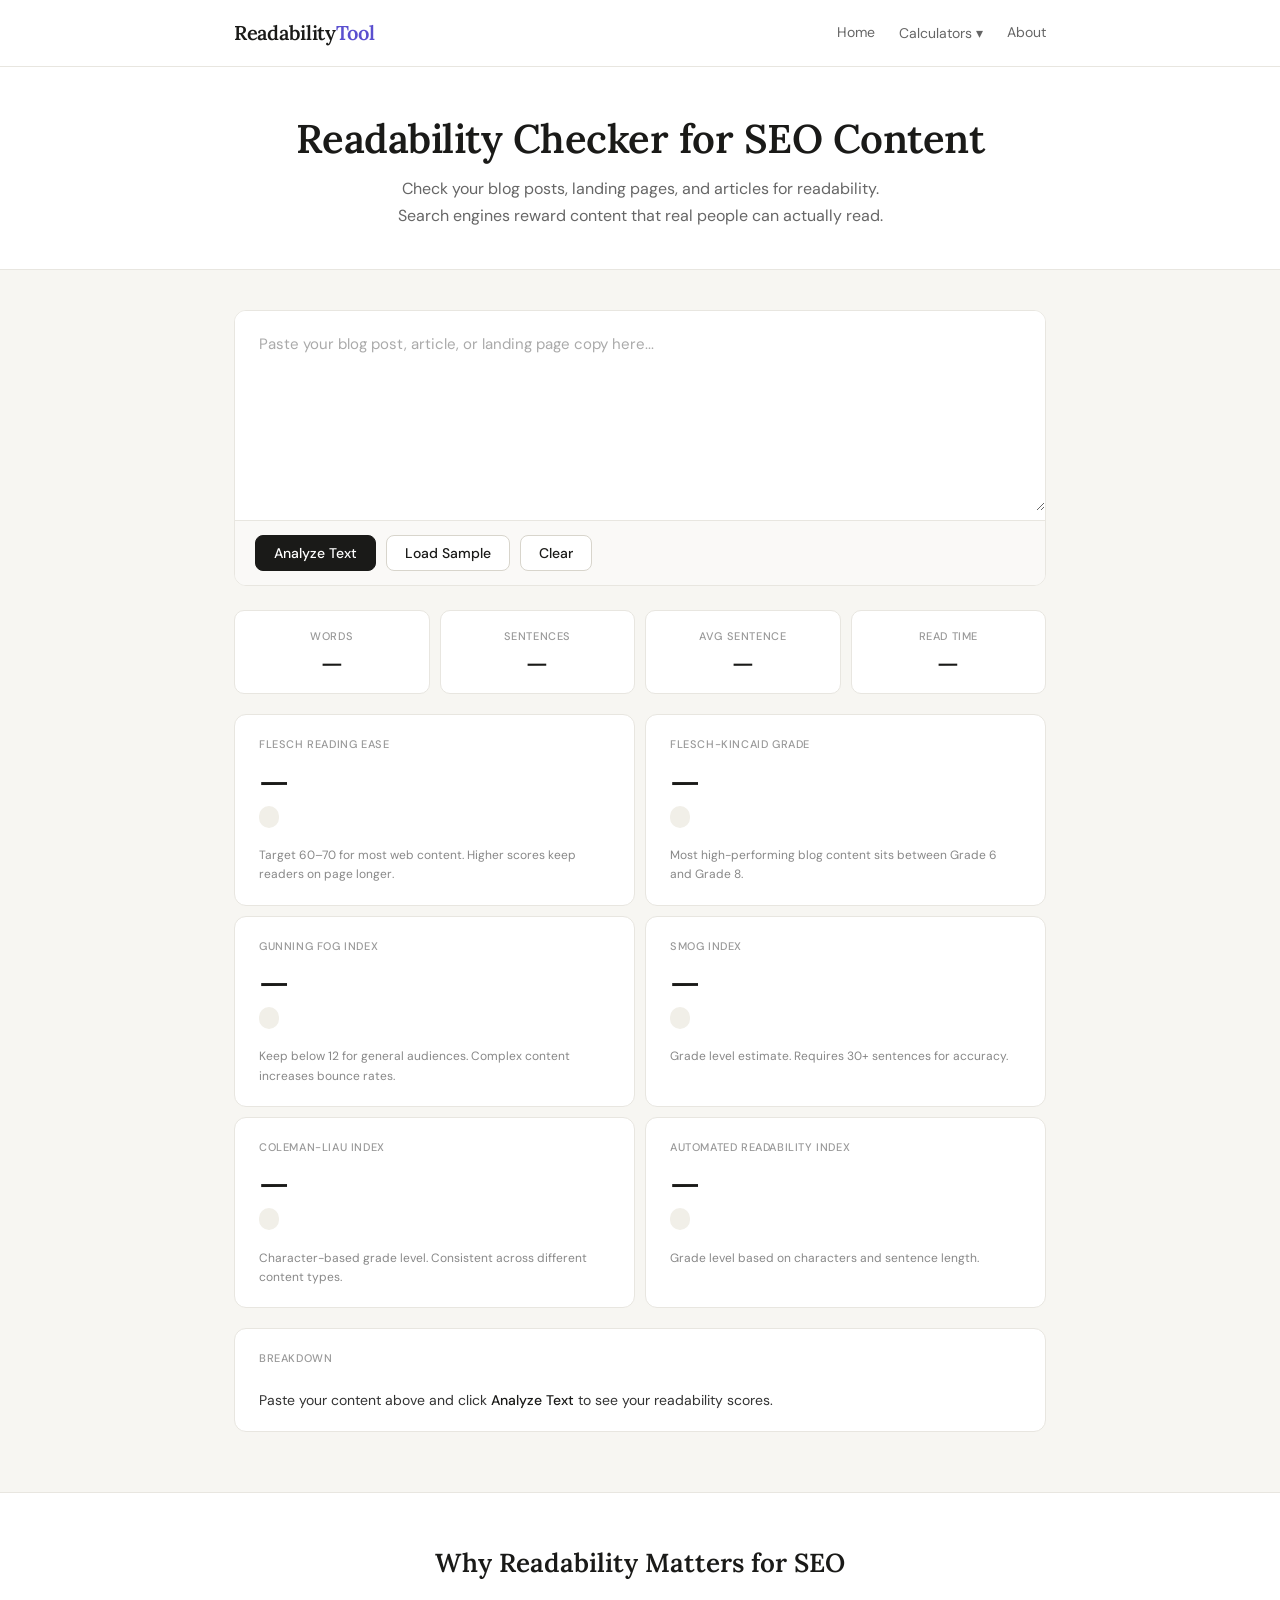
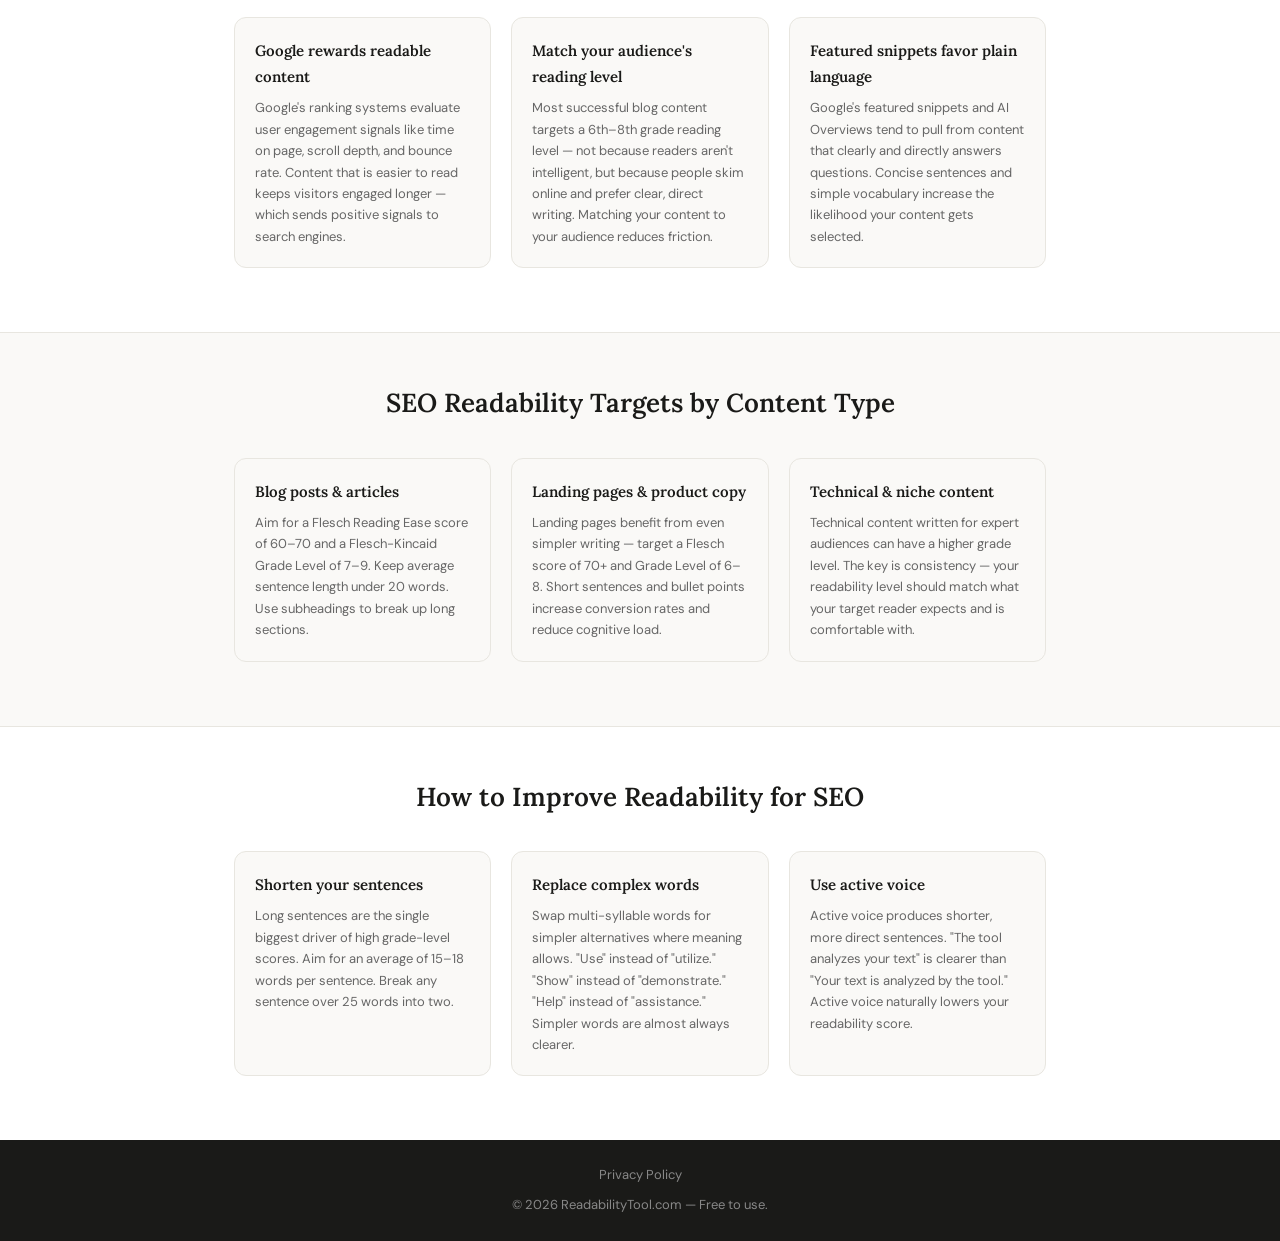
<file: seo/index.html>
<!DOCTYPE html>
<html lang="en">
<head>
  <meta charset="UTF-8" />
  <meta name="viewport" content="width=device-width, initial-scale=1.0" />
  <title>Readability Checker for SEO — Free Tool | ReadabilityTool</title>
  <meta name="description" content="Free readability checker for SEO content. Check your blog posts, landing pages, and articles against all major readability formulas. Better readability means better rankings." />
  <link rel="stylesheet" href="../style.css" />
  <link href="https://fonts.googleapis.com/css2?family=Lora:wght@400;500;600&family=DM+Sans:opsz,wght@9..40,400;9..40,500&display=swap" rel="stylesheet" />
</head>
<body>

  <header class="site-header">
    <div class="container">
      <a href="/" class="logo">Readability<span>Tool</span></a>
      <nav>
        <a href="/">Home</a>
        <div class="nav-dropdown">
          <button class="nav-dropdown-btn">Calculators ▾</button>
          <div class="nav-dropdown-menu">
            <a href="/flesch-reading-ease/">Flesch Reading Ease</a>
            <a href="/flesch-kincaid-calculator/">Flesch-Kincaid Grade Level</a>
            <a href="/gunning-fog-index-calculator/">Gunning Fog Index</a>
            <a href="/smog-index-calculator/">SMOG Index</a>
            <a href="/coleman-liau-index/">Coleman-Liau Index</a>
            <a href="/automated-readability-index/">Automated Readability Index</a>
            <div class="nav-dropdown-divider"></div>
            <a href="/seo/">For SEO Writers</a>
            <a href="/students/">For Students</a>
            <a href="/healthcare/">For Healthcare</a>
          </div>
        </div>
        <a href="/about/">About</a>
      </nav>
    </div>
  </header>

  <main>
    <section class="hero">
      <div class="container">
        <h1>Readability Checker for SEO Content</h1>
        <p class="subtitle">Check your blog posts, landing pages, and articles for readability. Search engines reward content that real people can actually read.</p>
      </div>
    </section>

    <section class="tool-section">
      <div class="container">

        <div class="editor-wrap">
          <textarea id="text-input" placeholder="Paste your blog post, article, or landing page copy here..."></textarea>
          <div class="toolbar">
            <button class="btn btn-primary" onclick="analyze()">Analyze Text</button>
            <button class="btn" onclick="loadSample()">Load Sample</button>
            <button class="btn" onclick="clearAll()">Clear</button>
          </div>
        </div>

        <div id="results">
          <div class="stats-row">
            <div class="stat-card"><div class="stat-label">Words</div><div class="stat-value" id="stat-words">—</div></div>
            <div class="stat-card"><div class="stat-label">Sentences</div><div class="stat-value" id="stat-sentences">—</div></div>
            <div class="stat-card"><div class="stat-label">Avg Sentence</div><div class="stat-value" id="stat-avg">—</div></div>
            <div class="stat-card"><div class="stat-label">Read Time</div><div class="stat-value" id="stat-time">—</div></div>
          </div>

          <div class="scores-grid">
            <div class="score-card">
              <div class="score-name">Flesch Reading Ease</div>
              <div class="score-value" id="val-fre">—</div>
              <div class="score-label" id="label-fre"></div>
              <div class="score-desc">Target 60–70 for most web content. Higher scores keep readers on page longer.</div>
            </div>
            <div class="score-card">
              <div class="score-name">Flesch-Kincaid Grade</div>
              <div class="score-value" id="val-fkg">—</div>
              <div class="score-label" id="label-fkg"></div>
              <div class="score-desc">Most high-performing blog content sits between Grade 6 and Grade 8.</div>
            </div>
            <div class="score-card">
              <div class="score-name">Gunning Fog Index</div>
              <div class="score-value" id="val-gfi">—</div>
              <div class="score-label" id="label-gfi"></div>
              <div class="score-desc">Keep below 12 for general audiences. Complex content increases bounce rates.</div>
            </div>
            <div class="score-card">
              <div class="score-name">SMOG Index</div>
              <div class="score-value" id="val-smog">—</div>
              <div class="score-label" id="label-smog"></div>
              <div class="score-desc">Grade level estimate. Requires 30+ sentences for accuracy.</div>
            </div>
            <div class="score-card">
              <div class="score-name">Coleman-Liau Index</div>
              <div class="score-value" id="val-cli">—</div>
              <div class="score-label" id="label-cli"></div>
              <div class="score-desc">Character-based grade level. Consistent across different content types.</div>
            </div>
            <div class="score-card">
              <div class="score-name">Automated Readability Index</div>
              <div class="score-value" id="val-ari">—</div>
              <div class="score-label" id="label-ari"></div>
              <div class="score-desc">Grade level based on characters and sentence length.</div>
            </div>
          </div>

          <div class="suggestions">
            <h3>Breakdown</h3>
            <div id="suggestions-list">
              <div class="suggestion-item">
                <span>Paste your content above and click <strong>Analyze Text</strong> to see your readability scores.</span>
              </div>
            </div>
          </div>
        </div>

      </div>
    </section>

    <section class="explainer">
      <div class="container">
        <h2>Why Readability Matters for SEO</h2>
        <div class="explainer-grid">
          <div class="explainer-card">
            <h3>Google rewards readable content</h3>
            <p>Google's ranking systems evaluate user engagement signals like time on page, scroll depth, and bounce rate. Content that is easier to read keeps visitors engaged longer — which sends positive signals to search engines.</p>
          </div>
          <div class="explainer-card">
            <h3>Match your audience's reading level</h3>
            <p>Most successful blog content targets a 6th–8th grade reading level — not because readers aren't intelligent, but because people skim online and prefer clear, direct writing. Matching your content to your audience reduces friction.</p>
          </div>
          <div class="explainer-card">
            <h3>Featured snippets favor plain language</h3>
            <p>Google's featured snippets and AI Overviews tend to pull from content that clearly and directly answers questions. Concise sentences and simple vocabulary increase the likelihood your content gets selected.</p>
          </div>
        </div>
      </div>
    </section>

    <section class="explainer" style="background:#faf9f7; border-top: 1px solid #e8e6e0;">
      <div class="container">
        <h2>SEO Readability Targets by Content Type</h2>
        <div class="explainer-grid">
          <div class="explainer-card">
            <h3>Blog posts & articles</h3>
            <p>Aim for a Flesch Reading Ease score of 60–70 and a Flesch-Kincaid Grade Level of 7–9. Keep average sentence length under 20 words. Use subheadings to break up long sections.</p>
          </div>
          <div class="explainer-card">
            <h3>Landing pages & product copy</h3>
            <p>Landing pages benefit from even simpler writing — target a Flesch score of 70+ and Grade Level of 6–8. Short sentences and bullet points increase conversion rates and reduce cognitive load.</p>
          </div>
          <div class="explainer-card">
            <h3>Technical & niche content</h3>
            <p>Technical content written for expert audiences can have a higher grade level. The key is consistency — your readability level should match what your target reader expects and is comfortable with.</p>
          </div>
        </div>
      </div>
    </section>

    <section class="explainer" style="border-top: 1px solid #e8e6e0;">
      <div class="container">
        <h2>How to Improve Readability for SEO</h2>
        <div class="explainer-grid">
          <div class="explainer-card">
            <h3>Shorten your sentences</h3>
            <p>Long sentences are the single biggest driver of high grade-level scores. Aim for an average of 15–18 words per sentence. Break any sentence over 25 words into two.</p>
          </div>
          <div class="explainer-card">
            <h3>Replace complex words</h3>
            <p>Swap multi-syllable words for simpler alternatives where meaning allows. "Use" instead of "utilize." "Show" instead of "demonstrate." "Help" instead of "assistance." Simpler words are almost always clearer.</p>
          </div>
          <div class="explainer-card">
            <h3>Use active voice</h3>
            <p>Active voice produces shorter, more direct sentences. "The tool analyzes your text" is clearer than "Your text is analyzed by the tool." Active voice naturally lowers your readability score.</p>
          </div>
        </div>
      </div>
    </section>

  </main>

  <footer class="site-footer">
    <div class="container">
      <div class="footer-links">
        <a href="/privacy/">Privacy Policy</a>
      </div>
      <p>&copy; 2026 ReadabilityTool.com — Free to use.</p>
    </div>
  </footer>

  <script src="../script.js"></script>
</body>
</html>
</file>
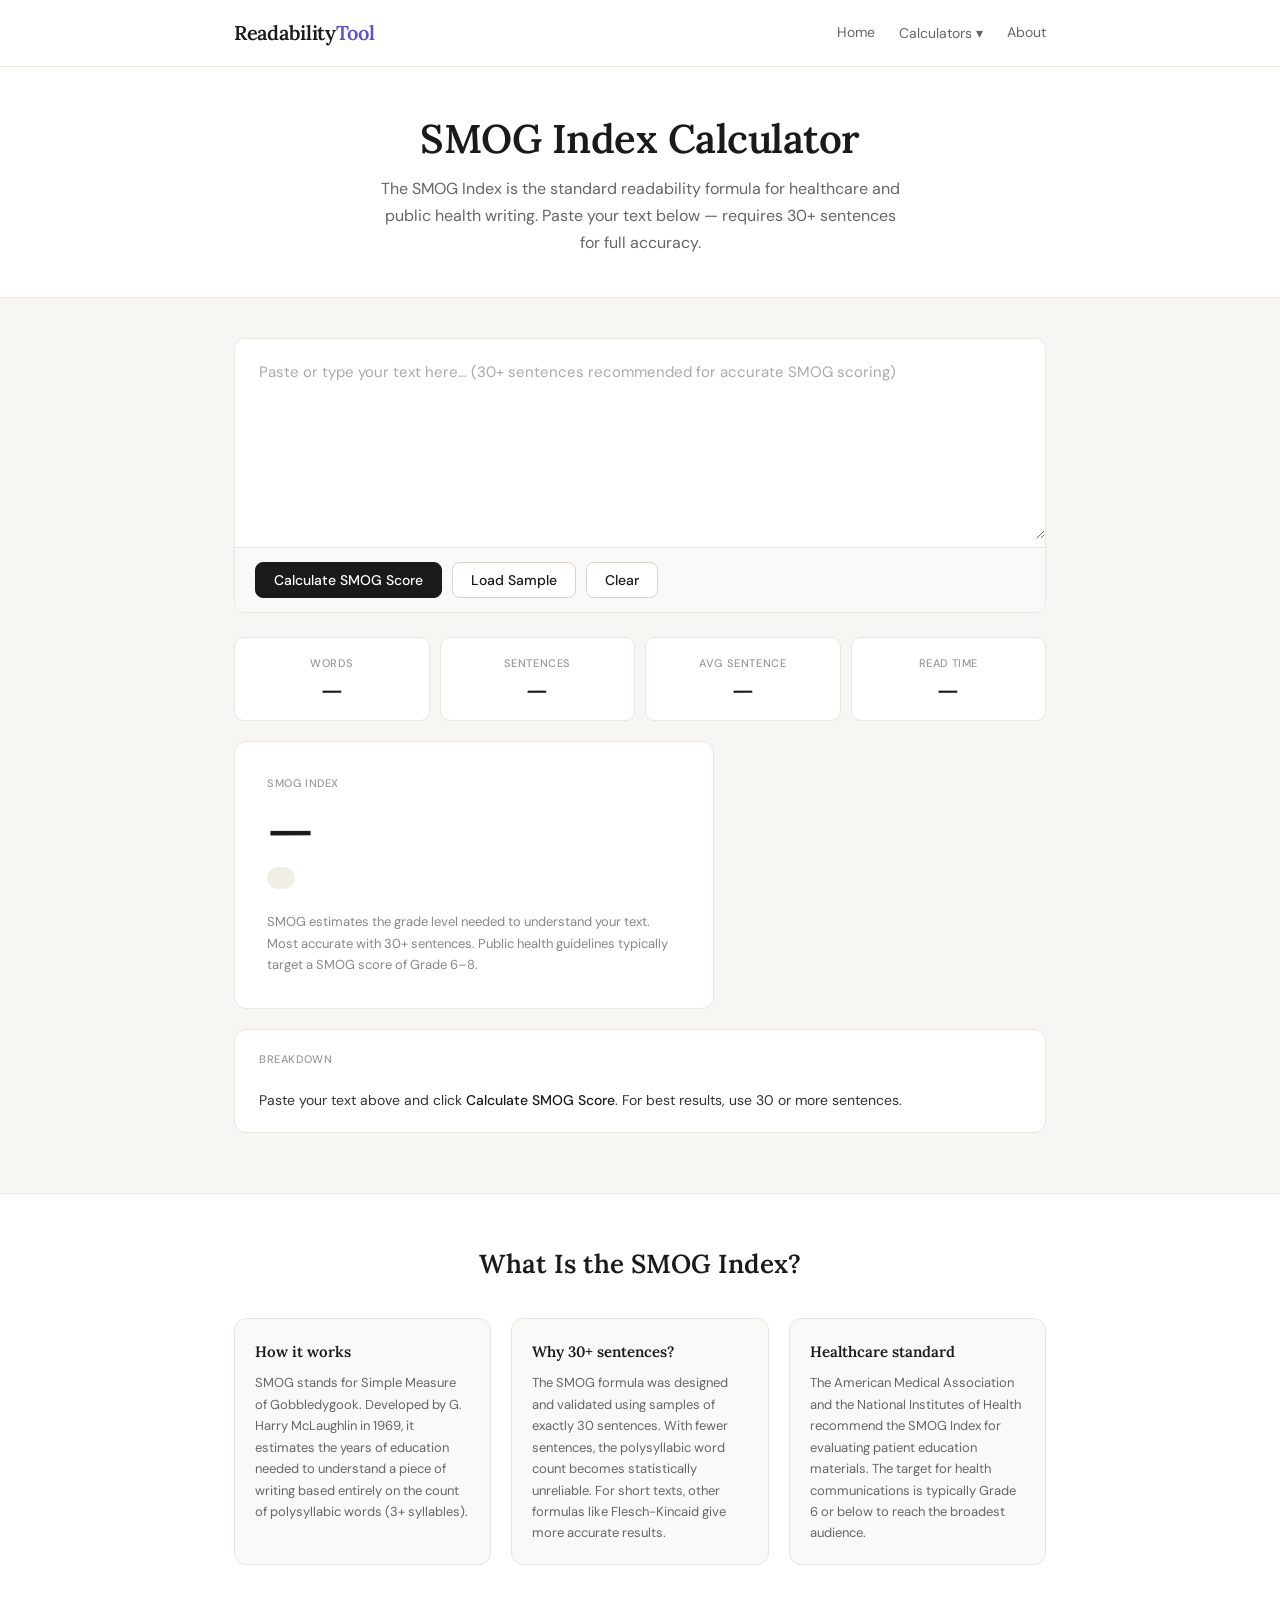
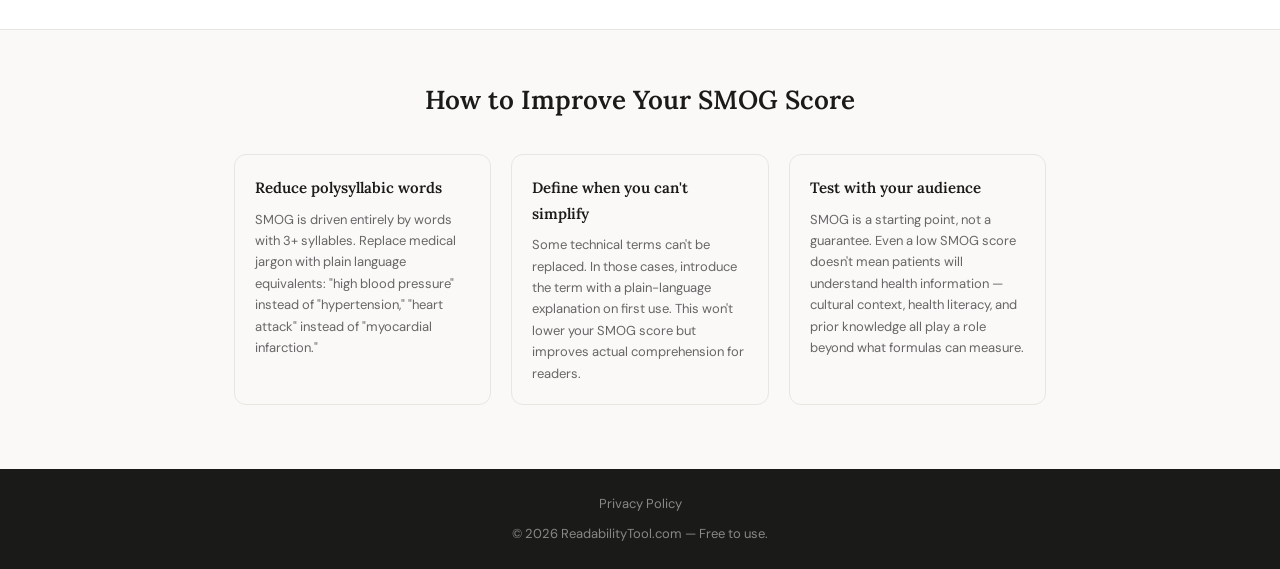
<file: smog-index-calculator/index.html>
<!DOCTYPE html>
<html lang="en">
<head>
  <meta charset="UTF-8" />
  <meta name="viewport" content="width=device-width, initial-scale=1.0" />
  <title>SMOG Index Calculator — Free Online Tool | ReadabilityTool</title>
  <meta name="description" content="Free SMOG Index calculator. The SMOG readability formula is widely used in healthcare and public health writing. Paste your text and get your SMOG grade level instantly." />
  <link rel="stylesheet" href="../style.css" />
  <link href="https://fonts.googleapis.com/css2?family=Lora:wght@400;500;600&family=DM+Sans:opsz,wght@9..40,400;9..40,500&display=swap" rel="stylesheet" />
</head>
<body>

  <header class="site-header">
    <div class="container">
      <a href="/" class="logo">Readability<span>Tool</span></a>
            <nav>
        <a href="/">Home</a>
        <div class="nav-dropdown">
          <button class="nav-dropdown-btn">Calculators ▾</button>
          <div class="nav-dropdown-menu">
            <a href="/flesch-reading-ease/">Flesch Reading Ease</a>
            <a href="/flesch-kincaid-calculator/">Flesch-Kincaid Grade Level</a>
            <a href="/gunning-fog-index-calculator/">Gunning Fog Index</a>
            <a href="/smog-index-calculator/">SMOG Index</a>
            <a href="/coleman-liau-index/">Coleman-Liau Index</a>
            <a href="/automated-readability-index/">Automated Readability Index</a>
            <div class="nav-dropdown-divider"></div>
            <a href="/seo/">For SEO Writers</a>
            <a href="/students/">For Students</a>
            <a href="/healthcare/">For Healthcare</a>
          </div>
        </div>
        <a href="/about/">About</a>
      </nav>
    </div>
  </header>

  <main>
    <section class="hero">
      <div class="container">
        <h1>SMOG Index Calculator</h1>
        <p class="subtitle">The SMOG Index is the standard readability formula for healthcare and public health writing. Paste your text below — requires 30+ sentences for full accuracy.</p>
      </div>
    </section>

    <section class="tool-section">
      <div class="container">

        <div class="editor-wrap">
          <textarea id="text-input" placeholder="Paste or type your text here... (30+ sentences recommended for accurate SMOG scoring)"></textarea>
          <div class="toolbar">
            <button class="btn btn-primary" onclick="analyze()">Calculate SMOG Score</button>
            <button class="btn" onclick="loadSample()">Load Sample</button>
            <button class="btn" onclick="clearAll()">Clear</button>
          </div>
        </div>

        <div id="results">
          <div class="stats-row">
            <div class="stat-card"><div class="stat-label">Words</div><div class="stat-value" id="stat-words">—</div></div>
            <div class="stat-card"><div class="stat-label">Sentences</div><div class="stat-value" id="stat-sentences">—</div></div>
            <div class="stat-card"><div class="stat-label">Avg Sentence</div><div class="stat-value" id="stat-avg">—</div></div>
            <div class="stat-card"><div class="stat-label">Read Time</div><div class="stat-value" id="stat-time">—</div></div>
          </div>

          <div class="scores-grid single">
            <div class="score-card featured">
              <div class="score-name">SMOG Index</div>
              <div class="score-value" id="val-smog">—</div>
              <div class="score-label" id="label-smog"></div>
              <div class="score-desc">SMOG estimates the grade level needed to understand your text. Most accurate with 30+ sentences. Public health guidelines typically target a SMOG score of Grade 6–8.</div>
            </div>
          </div>

          <div class="suggestions">
            <h3>Breakdown</h3>
            <div id="suggestions-list">
              <div class="suggestion-item">
                <span>Paste your text above and click <strong>Calculate SMOG Score</strong>. For best results, use 30 or more sentences.</span>
              </div>
            </div>
          </div>
        </div>

      </div>
    </section>

    <section class="explainer">
      <div class="container">
        <h2>What Is the SMOG Index?</h2>
        <div class="explainer-grid">
          <div class="explainer-card">
            <h3>How it works</h3>
            <p>SMOG stands for Simple Measure of Gobbledygook. Developed by G. Harry McLaughlin in 1969, it estimates the years of education needed to understand a piece of writing based entirely on the count of polysyllabic words (3+ syllables).</p>
          </div>
          <div class="explainer-card">
            <h3>Why 30+ sentences?</h3>
            <p>The SMOG formula was designed and validated using samples of exactly 30 sentences. With fewer sentences, the polysyllabic word count becomes statistically unreliable. For short texts, other formulas like Flesch-Kincaid give more accurate results.</p>
          </div>
          <div class="explainer-card">
            <h3>Healthcare standard</h3>
            <p>The American Medical Association and the National Institutes of Health recommend the SMOG Index for evaluating patient education materials. The target for health communications is typically Grade 6 or below to reach the broadest audience.</p>
          </div>
        </div>
      </div>
    </section>

    <section class="explainer" style="background:#faf9f7; border-top: 1px solid #e8e6e0;">
      <div class="container">
        <h2>How to Improve Your SMOG Score</h2>
        <div class="explainer-grid">
          <div class="explainer-card">
            <h3>Reduce polysyllabic words</h3>
            <p>SMOG is driven entirely by words with 3+ syllables. Replace medical jargon with plain language equivalents: "high blood pressure" instead of "hypertension," "heart attack" instead of "myocardial infarction."</p>
          </div>
          <div class="explainer-card">
            <h3>Define when you can't simplify</h3>
            <p>Some technical terms can't be replaced. In those cases, introduce the term with a plain-language explanation on first use. This won't lower your SMOG score but improves actual comprehension for readers.</p>
          </div>
          <div class="explainer-card">
            <h3>Test with your audience</h3>
            <p>SMOG is a starting point, not a guarantee. Even a low SMOG score doesn't mean patients will understand health information — cultural context, health literacy, and prior knowledge all play a role beyond what formulas can measure.</p>
          </div>
        </div>
      </div>
    </section>

  </main>

  <footer class="site-footer">
    <div class="container">
      <div class="footer-links">
        <a href="/privacy/">Privacy Policy</a>
      </div>
      <p>&copy; 2026 ReadabilityTool.com — Free to use.</p>
    </div>
  </footer>

  <script src="../script.js"></script>
  <script>window.ACTIVE_SCORE = 'smog';</script>
</body>
</html>
</file>
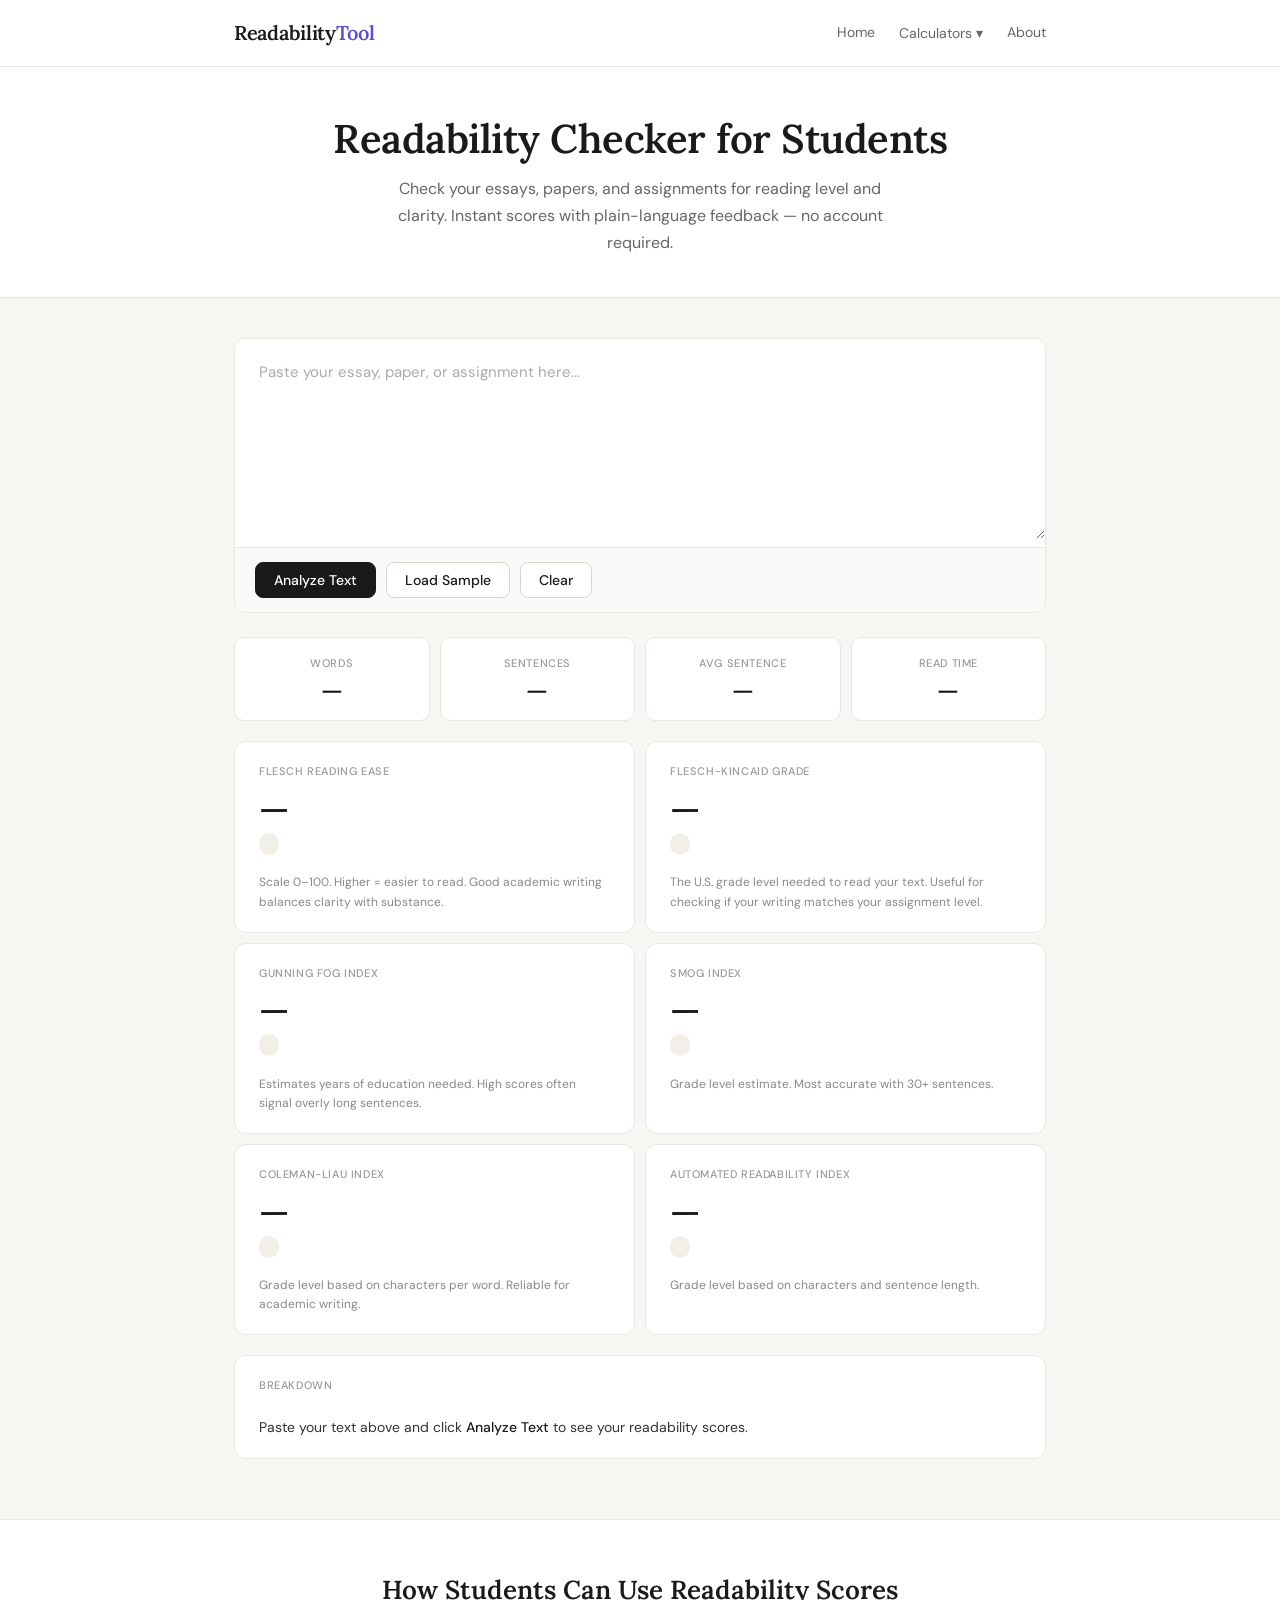
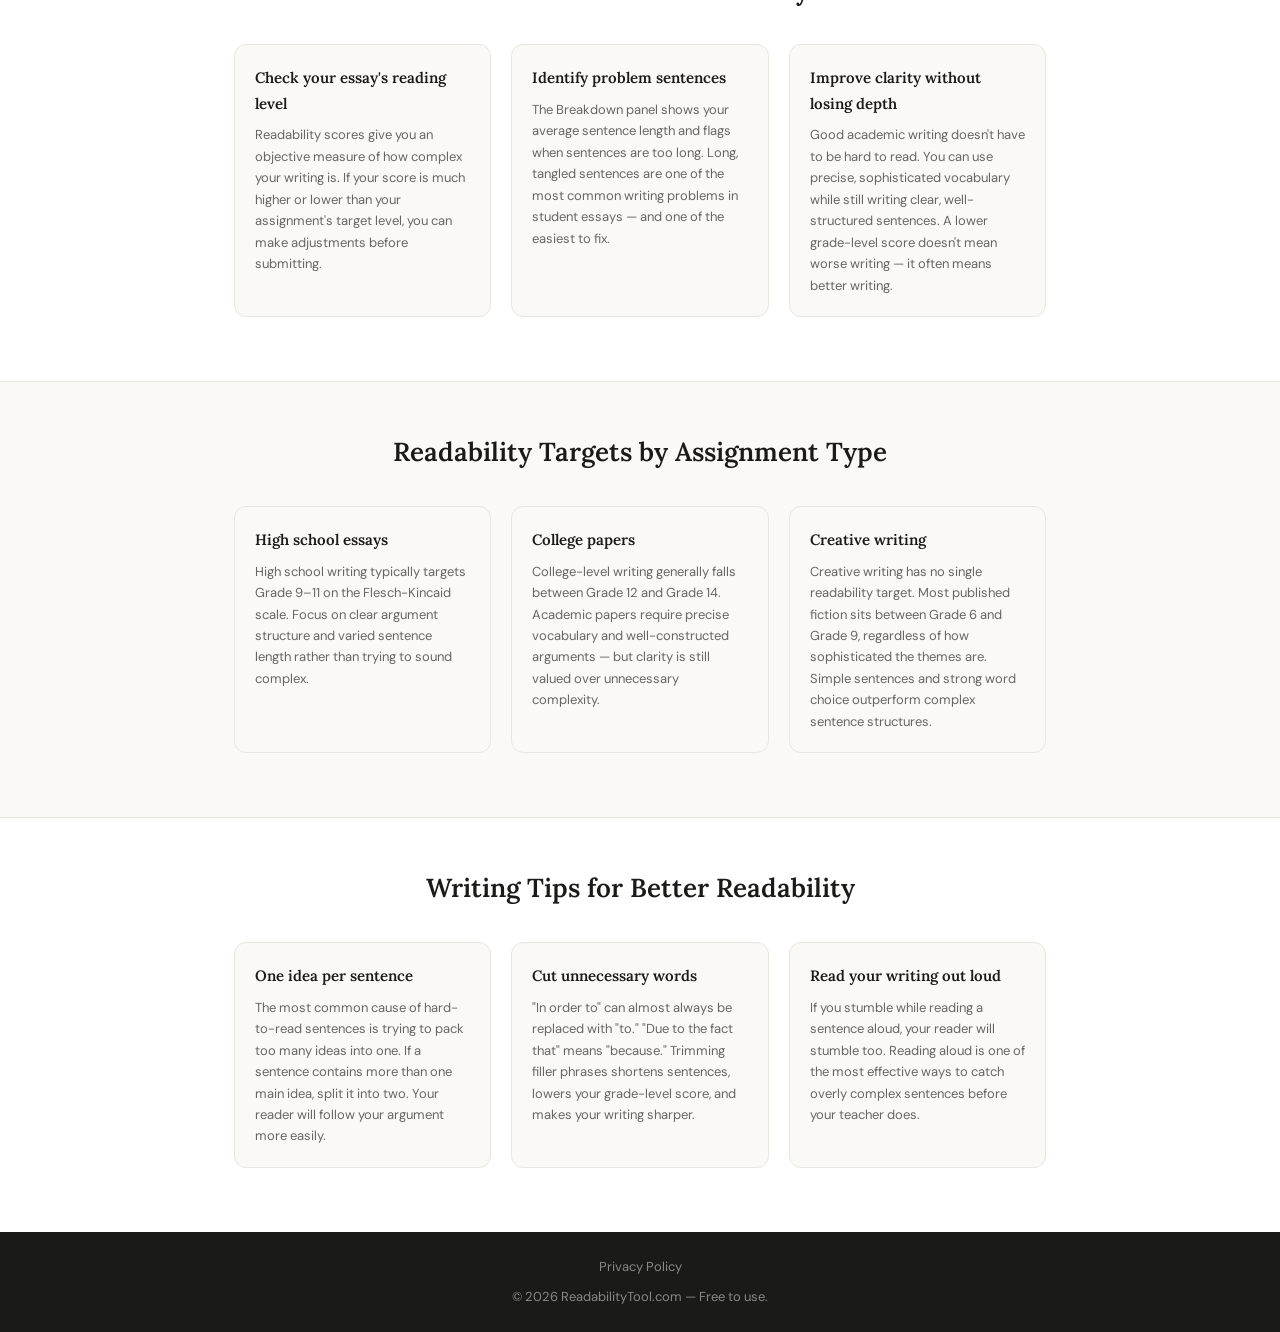
<file: students/index.html>
<!DOCTYPE html>
<html lang="en">
<head>
  <meta charset="UTF-8" />
  <meta name="viewport" content="width=device-width, initial-scale=1.0" />
  <title>Readability Checker for Students — Free Tool | ReadabilityTool</title>
  <meta name="description" content="Free readability checker for students. Check essays, assignments, and papers for reading level and complexity. Instant scores with plain-language feedback. No account required." />
  <link rel="stylesheet" href="../style.css" />
  <link href="https://fonts.googleapis.com/css2?family=Lora:wght@400;500;600&family=DM+Sans:opsz,wght@9..40,400;9..40,500&display=swap" rel="stylesheet" />
</head>
<body>

  <header class="site-header">
    <div class="container">
      <a href="/" class="logo">Readability<span>Tool</span></a>
      <nav>
        <a href="/">Home</a>
        <div class="nav-dropdown">
          <button class="nav-dropdown-btn">Calculators ▾</button>
          <div class="nav-dropdown-menu">
            <a href="/flesch-reading-ease/">Flesch Reading Ease</a>
            <a href="/flesch-kincaid-calculator/">Flesch-Kincaid Grade Level</a>
            <a href="/gunning-fog-index-calculator/">Gunning Fog Index</a>
            <a href="/smog-index-calculator/">SMOG Index</a>
            <a href="/coleman-liau-index/">Coleman-Liau Index</a>
            <a href="/automated-readability-index/">Automated Readability Index</a>
            <div class="nav-dropdown-divider"></div>
            <a href="/seo/">For SEO Writers</a>
            <a href="/students/">For Students</a>
            <a href="/healthcare/">For Healthcare</a>
          </div>
        </div>
        <a href="/about/">About</a>
      </nav>
    </div>
  </header>

  <main>
    <section class="hero">
      <div class="container">
        <h1>Readability Checker for Students</h1>
        <p class="subtitle">Check your essays, papers, and assignments for reading level and clarity. Instant scores with plain-language feedback — no account required.</p>
      </div>
    </section>

    <section class="tool-section">
      <div class="container">

        <div class="editor-wrap">
          <textarea id="text-input" placeholder="Paste your essay, paper, or assignment here..."></textarea>
          <div class="toolbar">
            <button class="btn btn-primary" onclick="analyze()">Analyze Text</button>
            <button class="btn" onclick="loadSample()">Load Sample</button>
            <button class="btn" onclick="clearAll()">Clear</button>
          </div>
        </div>

        <div id="results">
          <div class="stats-row">
            <div class="stat-card"><div class="stat-label">Words</div><div class="stat-value" id="stat-words">—</div></div>
            <div class="stat-card"><div class="stat-label">Sentences</div><div class="stat-value" id="stat-sentences">—</div></div>
            <div class="stat-card"><div class="stat-label">Avg Sentence</div><div class="stat-value" id="stat-avg">—</div></div>
            <div class="stat-card"><div class="stat-label">Read Time</div><div class="stat-value" id="stat-time">—</div></div>
          </div>

          <div class="scores-grid">
            <div class="score-card">
              <div class="score-name">Flesch Reading Ease</div>
              <div class="score-value" id="val-fre">—</div>
              <div class="score-label" id="label-fre"></div>
              <div class="score-desc">Scale 0–100. Higher = easier to read. Good academic writing balances clarity with substance.</div>
            </div>
            <div class="score-card">
              <div class="score-name">Flesch-Kincaid Grade</div>
              <div class="score-value" id="val-fkg">—</div>
              <div class="score-label" id="label-fkg"></div>
              <div class="score-desc">The U.S. grade level needed to read your text. Useful for checking if your writing matches your assignment level.</div>
            </div>
            <div class="score-card">
              <div class="score-name">Gunning Fog Index</div>
              <div class="score-value" id="val-gfi">—</div>
              <div class="score-label" id="label-gfi"></div>
              <div class="score-desc">Estimates years of education needed. High scores often signal overly long sentences.</div>
            </div>
            <div class="score-card">
              <div class="score-name">SMOG Index</div>
              <div class="score-value" id="val-smog">—</div>
              <div class="score-label" id="label-smog"></div>
              <div class="score-desc">Grade level estimate. Most accurate with 30+ sentences.</div>
            </div>
            <div class="score-card">
              <div class="score-name">Coleman-Liau Index</div>
              <div class="score-value" id="val-cli">—</div>
              <div class="score-label" id="label-cli"></div>
              <div class="score-desc">Grade level based on characters per word. Reliable for academic writing.</div>
            </div>
            <div class="score-card">
              <div class="score-name">Automated Readability Index</div>
              <div class="score-value" id="val-ari">—</div>
              <div class="score-label" id="label-ari"></div>
              <div class="score-desc">Grade level based on characters and sentence length.</div>
            </div>
          </div>

          <div class="suggestions">
            <h3>Breakdown</h3>
            <div id="suggestions-list">
              <div class="suggestion-item">
                <span>Paste your text above and click <strong>Analyze Text</strong> to see your readability scores.</span>
              </div>
            </div>
          </div>
        </div>

      </div>
    </section>

    <section class="explainer">
      <div class="container">
        <h2>How Students Can Use Readability Scores</h2>
        <div class="explainer-grid">
          <div class="explainer-card">
            <h3>Check your essay's reading level</h3>
            <p>Readability scores give you an objective measure of how complex your writing is. If your score is much higher or lower than your assignment's target level, you can make adjustments before submitting.</p>
          </div>
          <div class="explainer-card">
            <h3>Identify problem sentences</h3>
            <p>The Breakdown panel shows your average sentence length and flags when sentences are too long. Long, tangled sentences are one of the most common writing problems in student essays — and one of the easiest to fix.</p>
          </div>
          <div class="explainer-card">
            <h3>Improve clarity without losing depth</h3>
            <p>Good academic writing doesn't have to be hard to read. You can use precise, sophisticated vocabulary while still writing clear, well-structured sentences. A lower grade-level score doesn't mean worse writing — it often means better writing.</p>
          </div>
        </div>
      </div>
    </section>

    <section class="explainer" style="background:#faf9f7; border-top: 1px solid #e8e6e0;">
      <div class="container">
        <h2>Readability Targets by Assignment Type</h2>
        <div class="explainer-grid">
          <div class="explainer-card">
            <h3>High school essays</h3>
            <p>High school writing typically targets Grade 9–11 on the Flesch-Kincaid scale. Focus on clear argument structure and varied sentence length rather than trying to sound complex.</p>
          </div>
          <div class="explainer-card">
            <h3>College papers</h3>
            <p>College-level writing generally falls between Grade 12 and Grade 14. Academic papers require precise vocabulary and well-constructed arguments — but clarity is still valued over unnecessary complexity.</p>
          </div>
          <div class="explainer-card">
            <h3>Creative writing</h3>
            <p>Creative writing has no single readability target. Most published fiction sits between Grade 6 and Grade 9, regardless of how sophisticated the themes are. Simple sentences and strong word choice outperform complex sentence structures.</p>
          </div>
        </div>
      </div>
    </section>

    <section class="explainer" style="border-top: 1px solid #e8e6e0;">
      <div class="container">
        <h2>Writing Tips for Better Readability</h2>
        <div class="explainer-grid">
          <div class="explainer-card">
            <h3>One idea per sentence</h3>
            <p>The most common cause of hard-to-read sentences is trying to pack too many ideas into one. If a sentence contains more than one main idea, split it into two. Your reader will follow your argument more easily.</p>
          </div>
          <div class="explainer-card">
            <h3>Cut unnecessary words</h3>
            <p>"In order to" can almost always be replaced with "to." "Due to the fact that" means "because." Trimming filler phrases shortens sentences, lowers your grade-level score, and makes your writing sharper.</p>
          </div>
          <div class="explainer-card">
            <h3>Read your writing out loud</h3>
            <p>If you stumble while reading a sentence aloud, your reader will stumble too. Reading aloud is one of the most effective ways to catch overly complex sentences before your teacher does.</p>
          </div>
        </div>
      </div>
    </section>

  </main>

  <footer class="site-footer">
    <div class="container">
      <div class="footer-links">
        <a href="/privacy/">Privacy Policy</a>
      </div>
      <p>&copy; 2026 ReadabilityTool.com — Free to use.</p>
    </div>
  </footer>

  <script src="../script.js"></script>
</body>
</html>
</file>
<file: style.css>
/* =====================
   Reset & Base
===================== */
*, *::before, *::after {
  box-sizing: border-box;
  margin: 0;
  padding: 0;
}

html { font-size: 16px; scroll-behavior: smooth; }

body {
  font-family: 'DM Sans', sans-serif;
  background: #f7f6f2;
  color: #1a1a18;
  line-height: 1.7;
}

a { color: inherit; text-decoration: none; }

/* =====================
   Layout
===================== */
.container {
  max-width: 860px;
  margin: 0 auto;
  padding: 0 1.5rem;
}

/* =====================
   Header
===================== */
.site-header {
  background: #fff;
  border-bottom: 1px solid #e8e6e0;
  padding: 1rem 0;
  position: sticky;
  top: 0;
  z-index: 100;
}

.site-header .container {
  display: flex;
  align-items: center;
  justify-content: space-between;
}

.logo {
  font-family: 'Lora', serif;
  font-size: 20px;
  font-weight: 600;
  letter-spacing: -0.3px;
}

.logo span { color: #5a4fcf; }
a.logo { text-decoration: none; color: inherit; }

.scores-grid.single {
  grid-template-columns: 1fr;
  max-width: 480px;
}

.score-card.featured {
  padding: 2rem;
}

.score-card.featured .score-value {
  font-size: 56px;
  margin-bottom: 8px;
}

.score-card.featured .score-label {
  font-size: 14px;
  padding: 4px 14px;
  margin-bottom: 14px;
}

.score-card.featured .score-desc {
  font-size: 13px;
  line-height: 1.65;
}

.explainer-card a {
  color: #5a4fcf;
  text-decoration: underline;
  text-underline-offset: 2px;
}

nav { display: flex; gap: 1.5rem; align-items: center; }

nav a {
  font-size: 14px;
  color: #666;
  transition: color 0.15s;
}

nav a:hover { color: #1a1a18; }
nav a.active { color: #1a1a18; font-weight: 500; }

/* Dropdown */
.nav-dropdown {
  position: relative;
}

.nav-dropdown-btn {
  font-family: 'DM Sans', sans-serif;
  font-size: 14px;
  color: #666;
  background: none;
  border: none;
  cursor: pointer;
  padding: 0;
  transition: color 0.15s;
}

.nav-dropdown-btn:hover { color: #1a1a18; }

.nav-dropdown-menu {
  display: none;
  position: absolute;
  top: 100%;
  left: 50%;
  transform: translateX(-50%);
  background: #fff;
  border: 1px solid #e8e6e0;
  border-radius: 10px;
  padding: 6px 0;
  min-width: 220px;
  z-index: 200;
  box-shadow: 0 4px 16px rgba(0,0,0,0.08);
  margin-top: 0;
}

.nav-dropdown::after {
  content: '';
  display: block;
  position: absolute;
  top: 100%;
  left: 0;
  right: 0;
  height: 12px;
}

.nav-dropdown-menu a {
  display: block;
  padding: 8px 16px;
  font-size: 13px;
  color: #333;
  white-space: nowrap;
  transition: background 0.1s;
}

.nav-dropdown-menu a:hover {
  background: #f7f6f2;
  color: #1a1a18;
}

.nav-dropdown-divider {
  height: 1px;
  background: #e8e6e0;
  margin: 6px 0;
}

.nav-dropdown:hover .nav-dropdown-menu,
.nav-dropdown:focus-within .nav-dropdown-menu {
  display: block;
}

/* About page styles */
.about-section {
  padding: 2.5rem 0 4rem;
}

.about-block {
  margin-bottom: 3rem;
}

.about-block h2 {
  font-family: 'Lora', serif;
  font-size: 22px;
  font-weight: 600;
  color: #1a1a18;
  margin-bottom: 1rem;
  padding-bottom: 0.5rem;
  border-bottom: 1px solid #e8e6e0;
}

.about-block p {
  font-size: 15px;
  color: #444;
  line-height: 1.8;
  margin-bottom: 0.75rem;
}

.about-grid {
  display: grid;
  grid-template-columns: repeat(3, 1fr);
  gap: 1rem;
  margin-top: 1.25rem;
}

.about-card {
  background: #faf9f7;
  border: 1px solid #e8e6e0;
  border-radius: 10px;
  padding: 1.25rem;
}

.about-card h3 {
  font-family: 'Lora', serif;
  font-size: 14px;
  font-weight: 600;
  color: #1a1a18;
  margin-bottom: 6px;
}

.about-card p {
  font-size: 13px;
  color: #666;
  line-height: 1.6;
  margin: 0;
}

/* Steps */
.steps {
  display: flex;
  flex-direction: column;
  gap: 1.25rem;
  margin-top: 1.25rem;
}

.step {
  display: flex;
  align-items: flex-start;
  gap: 1.25rem;
}

.step-number {
  width: 36px;
  height: 36px;
  border-radius: 50%;
  background: #1a1a18;
  color: #fff;
  font-size: 14px;
  font-weight: 500;
  display: flex;
  align-items: center;
  justify-content: center;
  flex-shrink: 0;
  margin-top: 2px;
}

.step-text strong {
  font-size: 15px;
  font-weight: 500;
  color: #1a1a18;
  display: block;
  margin-bottom: 4px;
}

.step-text p {
  font-size: 14px;
  color: #666;
  line-height: 1.6;
  margin: 0;
}

/* Formula list */
.formula-list {
  display: flex;
  flex-direction: column;
  gap: 1.5rem;
  margin-top: 1.25rem;
}

.formula-item {
  padding: 1.25rem 1.5rem;
  background: #faf9f7;
  border: 1px solid #e8e6e0;
  border-radius: 10px;
}

.formula-item h3 {
  font-family: 'Lora', serif;
  font-size: 16px;
  font-weight: 600;
  color: #1a1a18;
  margin-bottom: 8px;
}

.formula-item h3 a {
  color: #1a1a18;
  text-decoration: none;
}

.formula-item h3 a:hover {
  color: #5a4fcf;
}

.formula-item p {
  font-size: 14px;
  color: #555;
  line-height: 1.75;
  margin: 0;
}

@media (max-width: 640px) {
  .about-grid { grid-template-columns: 1fr; }
  .nav-dropdown-menu { left: auto; right: 0; transform: none; }
}

/* =====================
   Hero
===================== */
.hero {
  background: #fff;
  padding: 3rem 0 2.5rem;
  border-bottom: 1px solid #e8e6e0;
  text-align: center;
}

.hero h1 {
  font-family: 'Lora', serif;
  font-size: clamp(26px, 5vw, 40px);
  font-weight: 600;
  letter-spacing: -0.5px;
  margin-bottom: 0.75rem;
  line-height: 1.2;
}

.subtitle {
  font-size: 16px;
  color: #666;
  max-width: 520px;
  margin: 0 auto;
}

/* =====================
   Tool Section
===================== */
.tool-section { padding: 2.5rem 0; }

/* =====================
   Editor
===================== */
.editor-wrap {
  background: #fff;
  border: 1px solid #e8e6e0;
  border-radius: 12px;
  overflow: hidden;
  margin-bottom: 1.5rem;
}

#text-input {
  width: 100%;
  min-height: 200px;
  padding: 1.25rem 1.5rem;
  font-family: 'DM Sans', sans-serif;
  font-size: 15px;
  line-height: 1.75;
  border: none;
  outline: none;
  resize: vertical;
  background: #fff;
  color: #1a1a18;
}

#text-input::placeholder { color: #aaa; }

.toolbar {
  display: flex;
  gap: 10px;
  padding: 0.875rem 1.25rem;
  background: #faf9f7;
  border-top: 1px solid #e8e6e0;
  flex-wrap: wrap;
}

.btn {
  font-family: 'DM Sans', sans-serif;
  font-size: 14px;
  font-weight: 500;
  padding: 8px 18px;
  border-radius: 8px;
  border: 1px solid #d8d5cc;
  background: #fff;
  color: #1a1a18;
  cursor: pointer;
  transition: background 0.12s, transform 0.1s;
}

.btn:hover { background: #f0ede6; }
.btn:active { transform: scale(0.97); }

.btn-primary {
  background: #1a1a18;
  color: #fff;
  border-color: #1a1a18;
}

.btn-primary:hover { background: #333; border-color: #333; }

/* =====================
   Stats Row
===================== */
.stats-row {
  display: grid;
  grid-template-columns: repeat(4, 1fr);
  gap: 10px;
  margin-bottom: 1.25rem;
}

.stat-card {
  background: #fff;
  border: 1px solid #e8e6e0;
  border-radius: 10px;
  padding: 1rem;
  text-align: center;
}

.stat-label {
  font-size: 11px;
  font-weight: 500;
  color: #999;
  text-transform: uppercase;
  letter-spacing: 0.6px;
  margin-bottom: 6px;
}

.stat-value {
  font-family: 'Lora', serif;
  font-size: 26px;
  font-weight: 500;
  color: #1a1a18;
  line-height: 1;
}

/* =====================
   Scores Grid
===================== */
.scores-grid {
  display: grid;
  grid-template-columns: repeat(2, 1fr);
  gap: 10px;
  margin-bottom: 1.25rem;
}

.score-card {
  background: #fff;
  border: 1px solid #e8e6e0;
  border-radius: 12px;
  padding: 1.25rem 1.5rem;
}

.score-name {
  font-size: 11px;
  font-weight: 500;
  color: #999;
  text-transform: uppercase;
  letter-spacing: 0.6px;
  margin-bottom: 10px;
}

.score-value {
  font-family: 'Lora', serif;
  font-size: 36px;
  font-weight: 500;
  color: #1a1a18;
  line-height: 1;
  margin-bottom: 6px;
}

.score-label {
  display: inline-block;
  font-size: 12px;
  font-weight: 500;
  color: #555;
  background: #f1efe8;
  border-radius: 20px;
  padding: 3px 10px;
  margin-bottom: 10px;
  min-height: 22px;
}

.score-desc {
  font-size: 12px;
  color: #888;
  line-height: 1.6;
}

/* =====================
   Breakdown
===================== */
.suggestions {
  background: #fff;
  border: 1px solid #e8e6e0;
  border-radius: 12px;
  padding: 1.25rem 1.5rem;
  margin-bottom: 1.25rem;
}

.suggestions h3 {
  font-size: 11px;
  font-weight: 500;
  color: #999;
  text-transform: uppercase;
  letter-spacing: 0.6px;
  margin-bottom: 12px;
}

.suggestion-item {
  display: flex;
  align-items: flex-start;
  gap: 10px;
  padding: 9px 0;
  border-bottom: 1px solid #f0ede6;
  font-size: 14px;
  color: #333;
  line-height: 1.6;
}

.suggestion-item:last-child { border-bottom: none; padding-bottom: 0; }

.suggestion-item strong { font-weight: 500; color: #1a1a18; }

/* =====================
   Explainer
===================== */
.explainer {
  background: #fff;
  border-top: 1px solid #e8e6e0;
  padding: 3rem 0 4rem;
}

.explainer h2 {
  font-family: 'Lora', serif;
  font-size: 26px;
  font-weight: 600;
  margin-bottom: 2rem;
  text-align: center;
}

.explainer-grid {
  display: grid;
  grid-template-columns: repeat(3, 1fr);
  gap: 1.25rem;
}

.explainer-card {
  padding: 1.25rem;
  border: 1px solid #e8e6e0;
  border-radius: 12px;
  background: #faf9f7;
}

.explainer-card h3 {
  font-family: 'Lora', serif;
  font-size: 15px;
  font-weight: 600;
  margin-bottom: 8px;
}

.explainer-card p {
  font-size: 13px;
  color: #666;
  line-height: 1.65;
}

/* =====================
   Footer
===================== */
.site-footer {
  background: #1a1a18;
  color: #888;
  padding: 1.5rem 0;
  text-align: center;
  font-size: 13px;
}

.footer-links {
  margin-bottom: 8px;
}

.footer-links a {
  color: #888;
  text-decoration: none;
  font-size: 13px;
  transition: color 0.15s;
}

.footer-links a:hover {
  color: #ccc;
}

/* =====================
   Responsive
===================== */
@media (max-width: 640px) {
  .stats-row { grid-template-columns: repeat(2, 1fr); }
  .scores-grid { grid-template-columns: 1fr; }
  .explainer-grid { grid-template-columns: 1fr; }
  .hero { padding: 2rem 0 1.75rem; }
}
</file>
